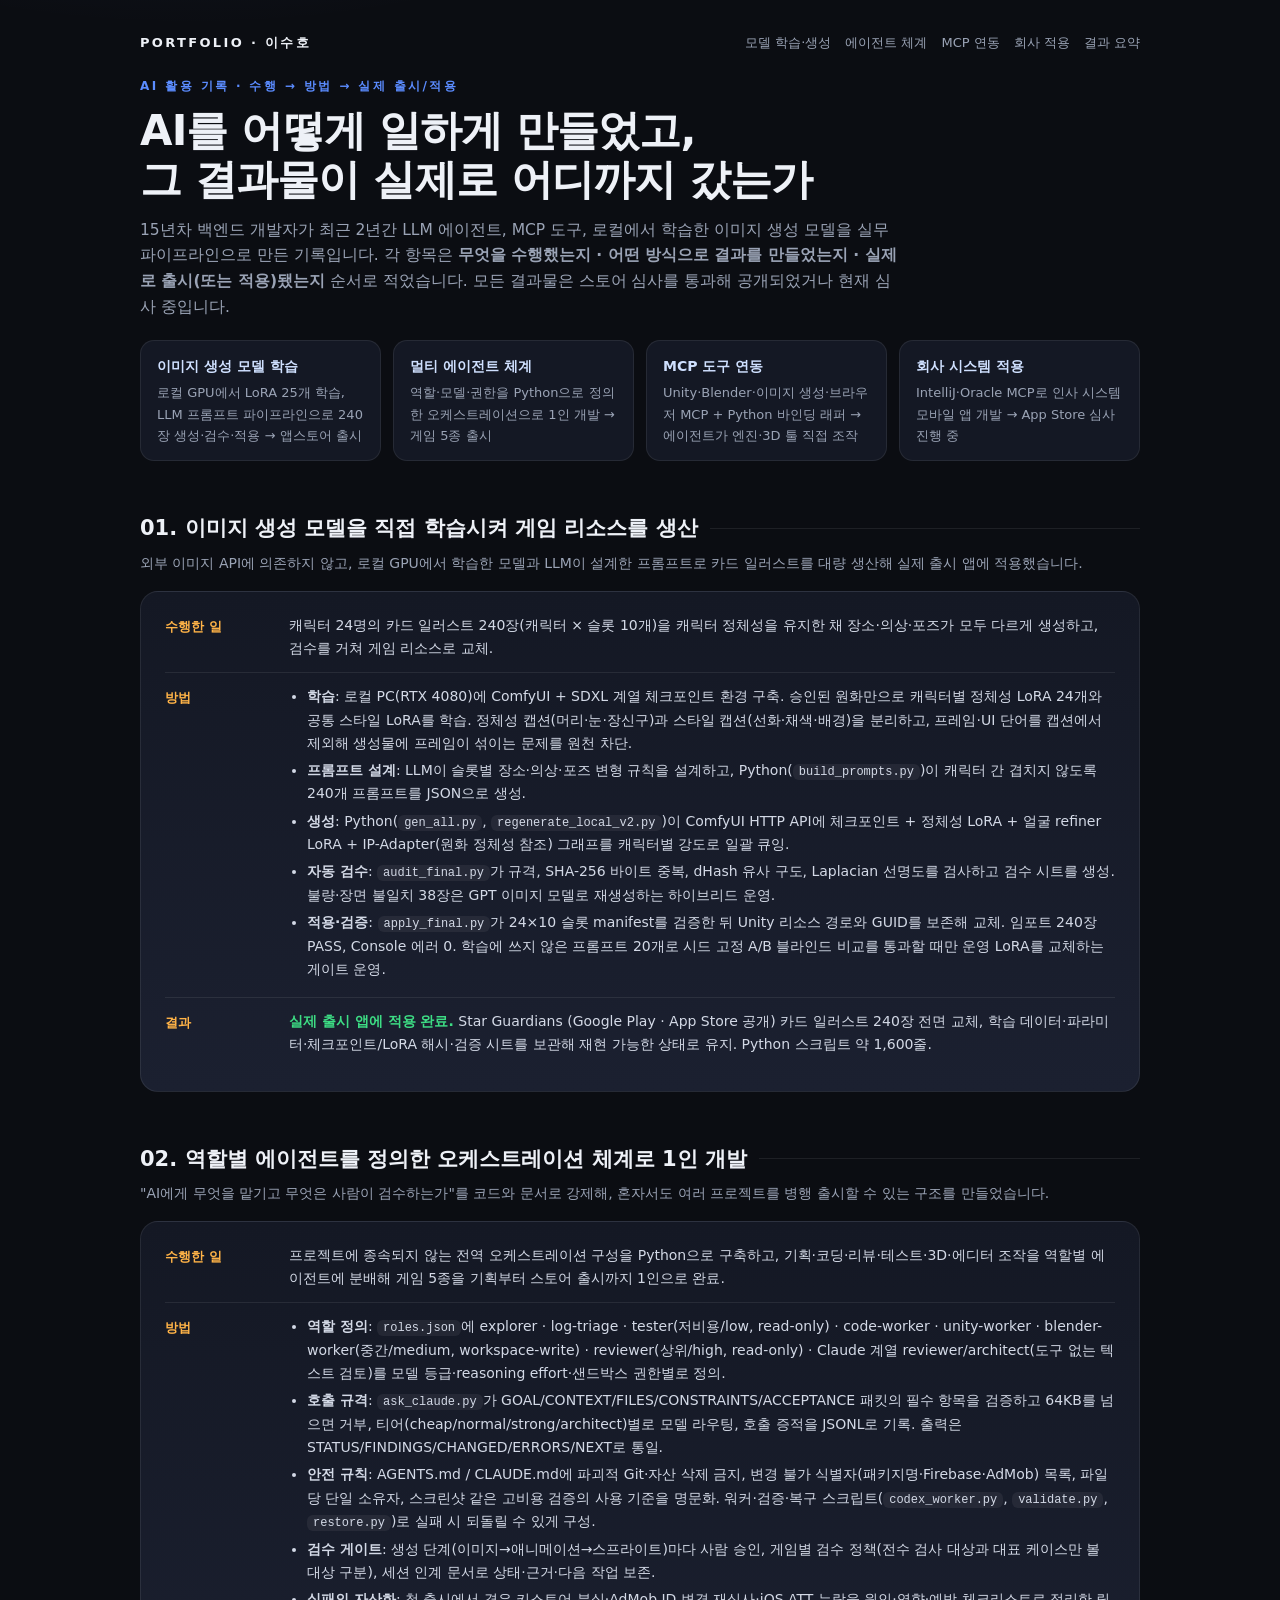
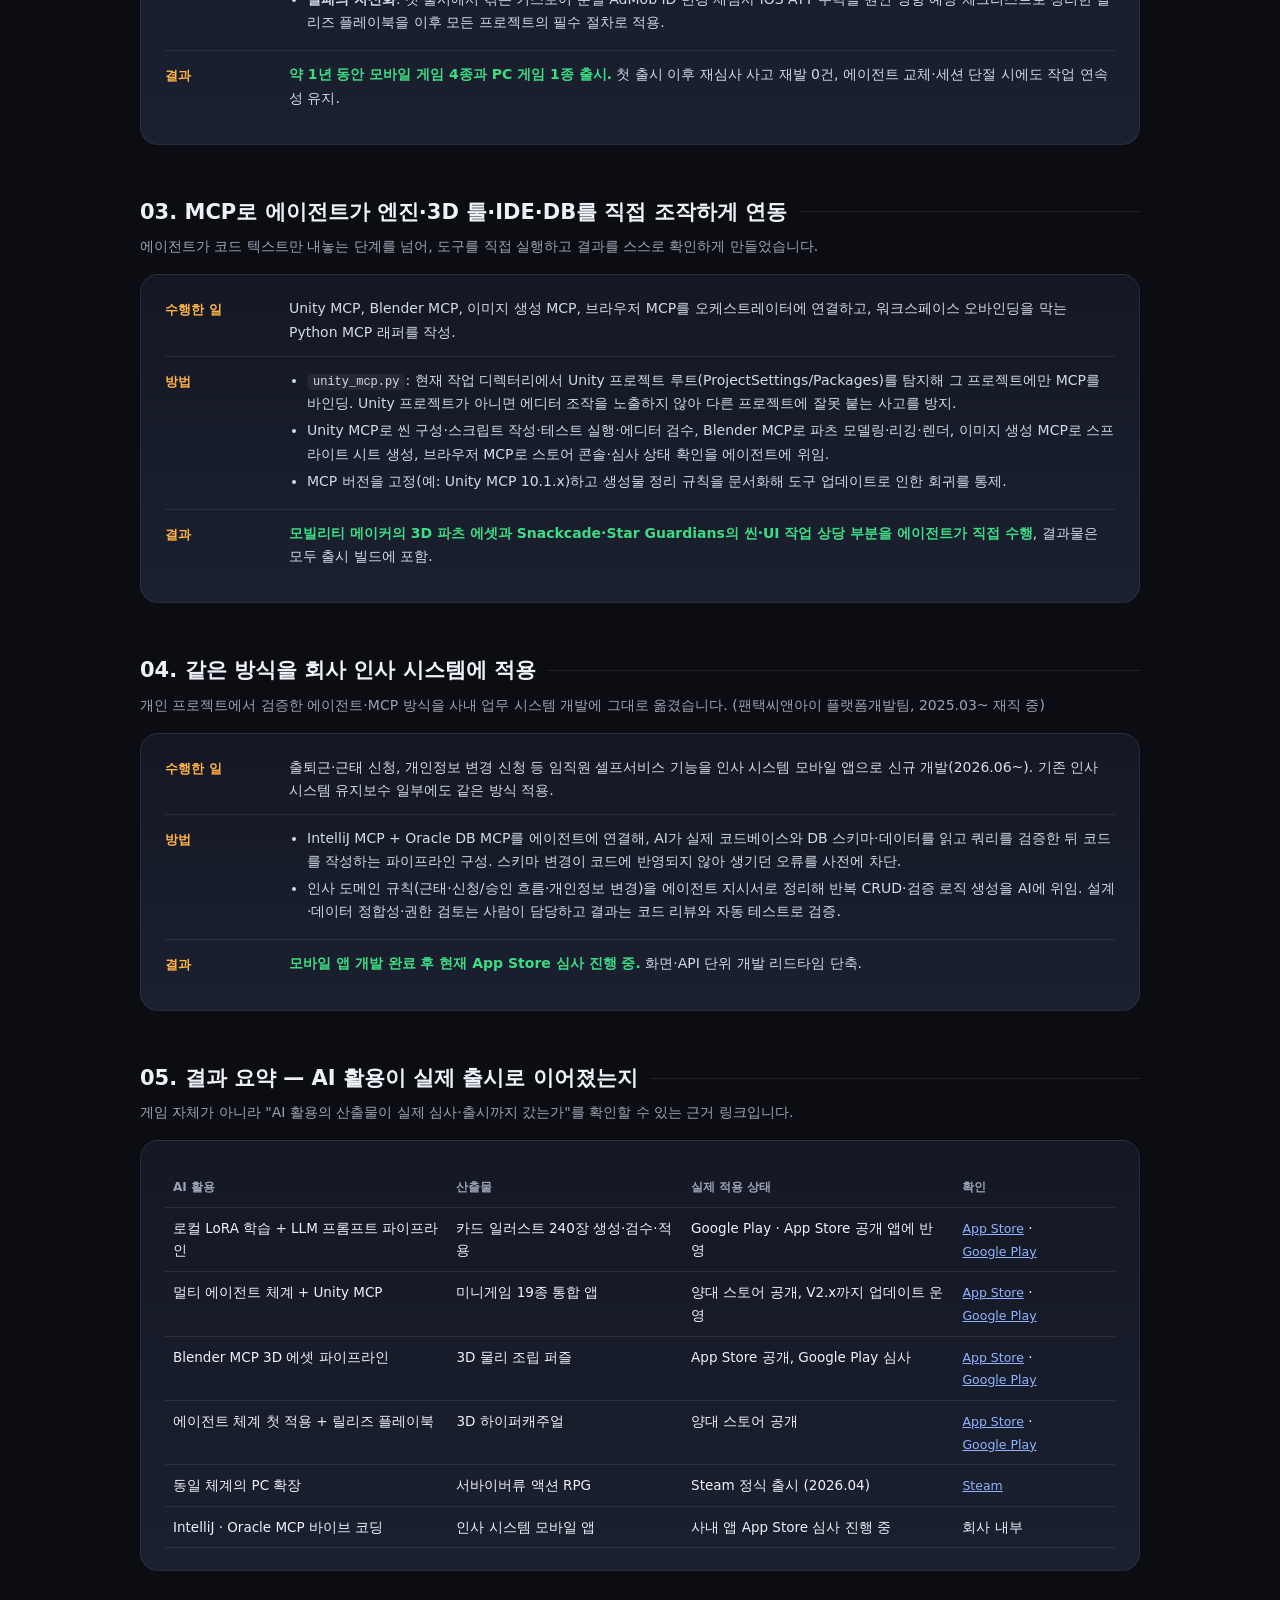
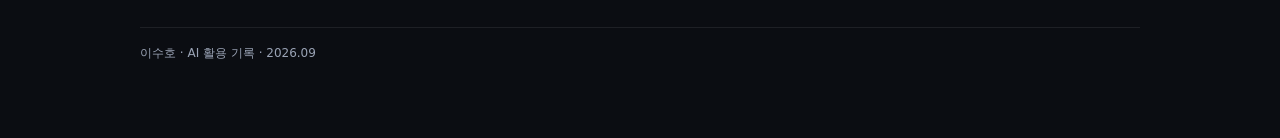
<file: portfolio/index.html>
<!DOCTYPE html>
<html lang="ko">
<head>
  <meta charset="UTF-8">
  <meta name="viewport" content="width=device-width, initial-scale=1.0">
  <meta name="description" content="이수호 포트폴리오 — AI 에이전트·MCP·생성 모델을 어떻게 활용했고, 어떤 결과물을 실제 출시·적용까지 끌고 갔는지 기록.">
  <meta property="og:title" content="Portfolio | 이수호 — AI 활용 기록">
  <meta property="og:type" content="website">
  <title>Portfolio | 이수호 — AI 활용 기록</title>
  <style>
    :root{--bg:#0b0d12;--panel:#141824;--panel2:#1b2030;--text:#eef1f7;--muted:#9aa3b5;--line:rgba(255,255,255,.08);--accent:#5b8cff;--accent2:#ffb347;--ok:#3ddc84}
    *{box-sizing:border-box}
    body{margin:0;background:radial-gradient(1100px 600px at 15% -10%,rgba(91,140,255,.16),transparent 60%),var(--bg);color:var(--text);font-family:"Pretendard","Apple SD Gothic Neo","Noto Sans KR","Malgun Gothic",system-ui,sans-serif;line-height:1.65;-webkit-font-smoothing:antialiased}
    a{color:#8fb4ff}
    .shell{max-width:1040px;margin:0 auto;padding:24px 20px 80px}
    .nav{display:flex;justify-content:space-between;align-items:center;padding:8px 0 24px;font-size:13px}
    .brand{font-weight:900;letter-spacing:.18em}
    .nav a{color:var(--muted);text-decoration:none;margin-left:14px}
    .eyebrow{color:var(--accent);font-size:12px;letter-spacing:.2em;font-weight:700;margin:0 0 10px}
    h1{font-size:clamp(26px,4.2vw,42px);line-height:1.15;margin:0 0 14px;letter-spacing:-.02em}
    .lead{color:var(--muted);max-width:760px;margin:0 0 20px;font-size:15.5px}
    .summary{display:grid;grid-template-columns:repeat(4,1fr);gap:12px;margin:8px 0 10px}
    .sum{background:var(--panel);border:1px solid var(--line);border-radius:14px;padding:14px 16px;font-size:13px}
    .sum b{display:block;font-size:14px;color:#cfe0ff;margin-bottom:4px}
    .sum span{color:var(--muted)}
    h2{font-size:21px;margin:50px 0 6px;display:flex;align-items:center;gap:12px}
    h2::after{content:"";flex:1;height:1px;background:var(--line)}
    .sub{color:var(--muted);font-size:14px;margin:0 0 16px}
    .card{background:linear-gradient(180deg,var(--panel),var(--panel2));border:1px solid var(--line);border-radius:18px;padding:22px 24px;margin-bottom:16px}
    .row{display:grid;grid-template-columns:110px 1fr;gap:14px;padding:12px 0;border-top:1px solid var(--line)}
    .row:first-child{border-top:0;padding-top:0}
    .row .k{color:var(--accent2);font-weight:700;font-size:13px;padding-top:2px}
    .row .v{font-size:14px;color:#d3d9e6}
    .row .v ul{margin:0;padding-left:18px}
    .row .v li{margin-bottom:4px}
    .result{color:var(--ok);font-weight:700}
    code{font-family:ui-monospace,SFMono-Regular,Menlo,monospace;font-size:12px;background:rgba(255,255,255,.06);padding:1px 6px;border-radius:6px}
    table{width:100%;border-collapse:collapse;font-size:13.5px;margin-top:6px}
    th,td{border-bottom:1px solid var(--line);padding:9px 8px;text-align:left;vertical-align:top}
    th{color:var(--muted);font-weight:600;font-size:12px}
    td a{font-size:12.5px;white-space:nowrap}
    .foot{margin-top:56px;color:var(--muted);font-size:12px;border-top:1px solid var(--line);padding-top:16px}
    @media (max-width:820px){.summary{grid-template-columns:1fr 1fr}.row{grid-template-columns:1fr}}
  </style>
</head>
<body>
<main class="shell">
  <nav class="nav"><span class="brand">PORTFOLIO · 이수호</span><div><a href="#a1">모델 학습·생성</a><a href="#a2">에이전트 체계</a><a href="#a3">MCP 연동</a><a href="#a4">회사 적용</a><a href="#a5">결과 요약</a></div></nav>

  <header>
    <p class="eyebrow">AI 활용 기록 · 수행 → 방법 → 실제 출시/적용</p>
    <h1>AI를 어떻게 일하게 만들었고,<br>그 결과물이 실제로 어디까지 갔는가</h1>
    <p class="lead">15년차 백엔드 개발자가 최근 2년간 LLM 에이전트, MCP 도구, 로컬에서 학습한 이미지 생성 모델을 실무 파이프라인으로 만든 기록입니다. 각 항목은 <b>무엇을 수행했는지 · 어떤 방식으로 결과를 만들었는지 · 실제로 출시(또는 적용)됐는지</b> 순서로 적었습니다. 모든 결과물은 스토어 심사를 통과해 공개되었거나 현재 심사 중입니다.</p>
    <div class="summary">
      <div class="sum"><b>이미지 생성 모델 학습</b><span>로컬 GPU에서 LoRA 25개 학습, LLM 프롬프트 파이프라인으로 240장 생성·검수·적용 → 앱스토어 출시</span></div>
      <div class="sum"><b>멀티 에이전트 체계</b><span>역할·모델·권한을 Python으로 정의한 오케스트레이션으로 1인 개발 → 게임 5종 출시</span></div>
      <div class="sum"><b>MCP 도구 연동</b><span>Unity·Blender·이미지 생성·브라우저 MCP + Python 바인딩 래퍼 → 에이전트가 엔진·3D 툴 직접 조작</span></div>
      <div class="sum"><b>회사 시스템 적용</b><span>IntelliJ·Oracle MCP로 인사 시스템 모바일 앱 개발 → App Store 심사 진행 중</span></div>
    </div>
  </header>

  <h2 id="a1">01. 이미지 생성 모델을 직접 학습시켜 게임 리소스를 생산</h2>
  <p class="sub">외부 이미지 API에 의존하지 않고, 로컬 GPU에서 학습한 모델과 LLM이 설계한 프롬프트로 카드 일러스트를 대량 생산해 실제 출시 앱에 적용했습니다.</p>
  <div class="card">
    <div class="row"><div class="k">수행한 일</div><div class="v">캐릭터 24명의 카드 일러스트 240장(캐릭터 × 슬롯 10개)을 캐릭터 정체성을 유지한 채 장소·의상·포즈가 모두 다르게 생성하고, 검수를 거쳐 게임 리소스로 교체.</div></div>
    <div class="row"><div class="k">방법</div><div class="v"><ul>
      <li><b>학습</b>: 로컬 PC(RTX 4080)에 ComfyUI + SDXL 계열 체크포인트 환경 구축. 승인된 원화만으로 캐릭터별 정체성 LoRA 24개와 공통 스타일 LoRA를 학습. 정체성 캡션(머리·눈·장신구)과 스타일 캡션(선화·채색·배경)을 분리하고, 프레임·UI 단어를 캡션에서 제외해 생성물에 프레임이 섞이는 문제를 원천 차단.</li>
      <li><b>프롬프트 설계</b>: LLM이 슬롯별 장소·의상·포즈 변형 규칙을 설계하고, Python(<code>build_prompts.py</code>)이 캐릭터 간 겹치지 않도록 240개 프롬프트를 JSON으로 생성.</li>
      <li><b>생성</b>: Python(<code>gen_all.py</code>, <code>regenerate_local_v2.py</code>)이 ComfyUI HTTP API에 체크포인트 + 정체성 LoRA + 얼굴 refiner LoRA + IP-Adapter(원화 정체성 참조) 그래프를 캐릭터별 강도로 일괄 큐잉.</li>
      <li><b>자동 검수</b>: <code>audit_final.py</code>가 규격, SHA-256 바이트 중복, dHash 유사 구도, Laplacian 선명도를 검사하고 검수 시트를 생성. 불량·장면 불일치 38장은 GPT 이미지 모델로 재생성하는 하이브리드 운영.</li>
      <li><b>적용·검증</b>: <code>apply_final.py</code>가 24×10 슬롯 manifest를 검증한 뒤 Unity 리소스 경로와 GUID를 보존해 교체. 임포트 240장 PASS, Console 에러 0. 학습에 쓰지 않은 프롬프트 20개로 시드 고정 A/B 블라인드 비교를 통과할 때만 운영 LoRA를 교체하는 게이트 운영.</li>
    </ul></div></div>
    <div class="row"><div class="k">결과</div><div class="v"><span class="result">실제 출시 앱에 적용 완료.</span> Star Guardians (Google Play · App Store 공개) 카드 일러스트 240장 전면 교체, 학습 데이터·파라미터·체크포인트/LoRA 해시·검증 시트를 보관해 재현 가능한 상태로 유지. Python 스크립트 약 1,600줄.</div></div>
  </div>

  <h2 id="a2">02. 역할별 에이전트를 정의한 오케스트레이션 체계로 1인 개발</h2>
  <p class="sub">"AI에게 무엇을 맡기고 무엇은 사람이 검수하는가"를 코드와 문서로 강제해, 혼자서도 여러 프로젝트를 병행 출시할 수 있는 구조를 만들었습니다.</p>
  <div class="card">
    <div class="row"><div class="k">수행한 일</div><div class="v">프로젝트에 종속되지 않는 전역 오케스트레이션 구성을 Python으로 구축하고, 기획·코딩·리뷰·테스트·3D·에디터 조작을 역할별 에이전트에 분배해 게임 5종을 기획부터 스토어 출시까지 1인으로 완료.</div></div>
    <div class="row"><div class="k">방법</div><div class="v"><ul>
      <li><b>역할 정의</b>: <code>roles.json</code>에 explorer · log-triage · tester(저비용/low, read-only) · code-worker · unity-worker · blender-worker(중간/medium, workspace-write) · reviewer(상위/high, read-only) · Claude 계열 reviewer/architect(도구 없는 텍스트 검토)를 모델 등급·reasoning effort·샌드박스 권한별로 정의.</li>
      <li><b>호출 규격</b>: <code>ask_claude.py</code>가 GOAL/CONTEXT/FILES/CONSTRAINTS/ACCEPTANCE 패킷의 필수 항목을 검증하고 64KB를 넘으면 거부, 티어(cheap/normal/strong/architect)별로 모델 라우팅, 호출 증적을 JSONL로 기록. 출력은 STATUS/FINDINGS/CHANGED/ERRORS/NEXT로 통일.</li>
      <li><b>안전 규칙</b>: AGENTS.md / CLAUDE.md에 파괴적 Git·자산 삭제 금지, 변경 불가 식별자(패키지명·Firebase·AdMob) 목록, 파일당 단일 소유자, 스크린샷 같은 고비용 검증의 사용 기준을 명문화. 워커·검증·복구 스크립트(<code>codex_worker.py</code>, <code>validate.py</code>, <code>restore.py</code>)로 실패 시 되돌릴 수 있게 구성.</li>
      <li><b>검수 게이트</b>: 생성 단계(이미지→애니메이션→스프라이트)마다 사람 승인, 게임별 검수 정책(전수 검사 대상과 대표 케이스만 볼 대상 구분), 세션 인계 문서로 상태·근거·다음 작업 보존.</li>
      <li><b>실패의 자산화</b>: 첫 출시에서 겪은 키스토어 분실·AdMob ID 변경 재심사·iOS ATT 누락을 원인·영향·예방 체크리스트로 정리한 릴리즈 플레이북을 이후 모든 프로젝트의 필수 절차로 적용.</li>
    </ul></div></div>
    <div class="row"><div class="k">결과</div><div class="v"><span class="result">약 1년 동안 모바일 게임 4종과 PC 게임 1종 출시.</span> 첫 출시 이후 재심사 사고 재발 0건, 에이전트 교체·세션 단절 시에도 작업 연속성 유지.</div></div>
  </div>

  <h2 id="a3">03. MCP로 에이전트가 엔진·3D 툴·IDE·DB를 직접 조작하게 연동</h2>
  <p class="sub">에이전트가 코드 텍스트만 내놓는 단계를 넘어, 도구를 직접 실행하고 결과를 스스로 확인하게 만들었습니다.</p>
  <div class="card">
    <div class="row"><div class="k">수행한 일</div><div class="v">Unity MCP, Blender MCP, 이미지 생성 MCP, 브라우저 MCP를 오케스트레이터에 연결하고, 워크스페이스 오바인딩을 막는 Python MCP 래퍼를 작성.</div></div>
    <div class="row"><div class="k">방법</div><div class="v"><ul>
      <li><code>unity_mcp.py</code>: 현재 작업 디렉터리에서 Unity 프로젝트 루트(ProjectSettings/Packages)를 탐지해 그 프로젝트에만 MCP를 바인딩. Unity 프로젝트가 아니면 에디터 조작을 노출하지 않아 다른 프로젝트에 잘못 붙는 사고를 방지.</li>
      <li>Unity MCP로 씬 구성·스크립트 작성·테스트 실행·에디터 검수, Blender MCP로 파츠 모델링·리깅·렌더, 이미지 생성 MCP로 스프라이트 시트 생성, 브라우저 MCP로 스토어 콘솔·심사 상태 확인을 에이전트에 위임.</li>
      <li>MCP 버전을 고정(예: Unity MCP 10.1.x)하고 생성물 정리 규칙을 문서화해 도구 업데이트로 인한 회귀를 통제.</li>
    </ul></div></div>
    <div class="row"><div class="k">결과</div><div class="v"><span class="result">모빌리티 메이커의 3D 파츠 에셋과 Snackcade·Star Guardians의 씬·UI 작업 상당 부분을 에이전트가 직접 수행</span>, 결과물은 모두 출시 빌드에 포함.</div></div>
  </div>

  <h2 id="a4">04. 같은 방식을 회사 인사 시스템에 적용</h2>
  <p class="sub">개인 프로젝트에서 검증한 에이전트·MCP 방식을 사내 업무 시스템 개발에 그대로 옮겼습니다. (팬택씨앤아이 플랫폼개발팀, 2025.03~ 재직 중)</p>
  <div class="card">
    <div class="row"><div class="k">수행한 일</div><div class="v">출퇴근·근태 신청, 개인정보 변경 신청 등 임직원 셀프서비스 기능을 인사 시스템 모바일 앱으로 신규 개발(2026.06~). 기존 인사 시스템 유지보수 일부에도 같은 방식 적용.</div></div>
    <div class="row"><div class="k">방법</div><div class="v"><ul>
      <li>IntelliJ MCP + Oracle DB MCP를 에이전트에 연결해, AI가 실제 코드베이스와 DB 스키마·데이터를 읽고 쿼리를 검증한 뒤 코드를 작성하는 파이프라인 구성. 스키마 변경이 코드에 반영되지 않아 생기던 오류를 사전에 차단.</li>
      <li>인사 도메인 규칙(근태·신청/승인 흐름·개인정보 변경)을 에이전트 지시서로 정리해 반복 CRUD·검증 로직 생성을 AI에 위임. 설계·데이터 정합성·권한 검토는 사람이 담당하고 결과는 코드 리뷰와 자동 테스트로 검증.</li>
    </ul></div></div>
    <div class="row"><div class="k">결과</div><div class="v"><span class="result">모바일 앱 개발 완료 후 현재 App Store 심사 진행 중.</span> 화면·API 단위 개발 리드타임 단축.</div></div>
  </div>

  <h2 id="a5">05. 결과 요약 — AI 활용이 실제 출시로 이어졌는지</h2>
  <p class="sub">게임 자체가 아니라 "AI 활용의 산출물이 실제 심사·출시까지 갔는가"를 확인할 수 있는 근거 링크입니다.</p>
  <div class="card">
    <table>
      <tr><th>AI 활용</th><th>산출물</th><th>실제 적용 상태</th><th>확인</th></tr>
      <tr><td>로컬 LoRA 학습 + LLM 프롬프트 파이프라인</td><td>카드 일러스트 240장 생성·검수·적용</td><td>Google Play · App Store 공개 앱에 반영</td><td><a href="https://apps.apple.com/app/id6787991405" target="_blank" rel="noopener">App Store</a> · <a href="https://play.google.com/store/apps/details?id=com.dodosoft.starguardians" target="_blank" rel="noopener">Google Play</a></td></tr>
      <tr><td>멀티 에이전트 체계 + Unity MCP</td><td>미니게임 19종 통합 앱</td><td>양대 스토어 공개, V2.x까지 업데이트 운영</td><td><a href="https://apps.apple.com/app/id6767800596" target="_blank" rel="noopener">App Store</a> · <a href="https://play.google.com/store/apps/details?id=com.dodosoft.arcade" target="_blank" rel="noopener">Google Play</a></td></tr>
      <tr><td>Blender MCP 3D 에셋 파이프라인</td><td>3D 물리 조립 퍼즐</td><td>App Store 공개, Google Play 심사</td><td><a href="https://apps.apple.com/kr/app/id6810306815" target="_blank" rel="noopener">App Store</a> · <a href="https://play.google.com/store/apps/details?id=com.dodosoft.mobility" target="_blank" rel="noopener">Google Play</a></td></tr>
      <tr><td>에이전트 체계 첫 적용 + 릴리즈 플레이북</td><td>3D 하이퍼캐주얼</td><td>양대 스토어 공개</td><td><a href="https://apps.apple.com/app/id6762610061" target="_blank" rel="noopener">App Store</a> · <a href="https://play.google.com/store/apps/details?id=com.dodosoft.neondroparcade" target="_blank" rel="noopener">Google Play</a></td></tr>
      <tr><td>동일 체계의 PC 확장</td><td>서바이버류 액션 RPG</td><td>Steam 정식 출시 (2026.04)</td><td><a href="https://store.steampowered.com/app/4545400/Infinite_Night/" target="_blank" rel="noopener">Steam</a></td></tr>
      <tr><td>IntelliJ · Oracle MCP 바이브 코딩</td><td>인사 시스템 모바일 앱</td><td>사내 앱 App Store 심사 진행 중</td><td>회사 내부</td></tr>
    </table>
  </div>

  <footer class="foot">이수호 · AI 활용 기록 · 2026.09</footer>
</main>
</body>
</html>
</file>
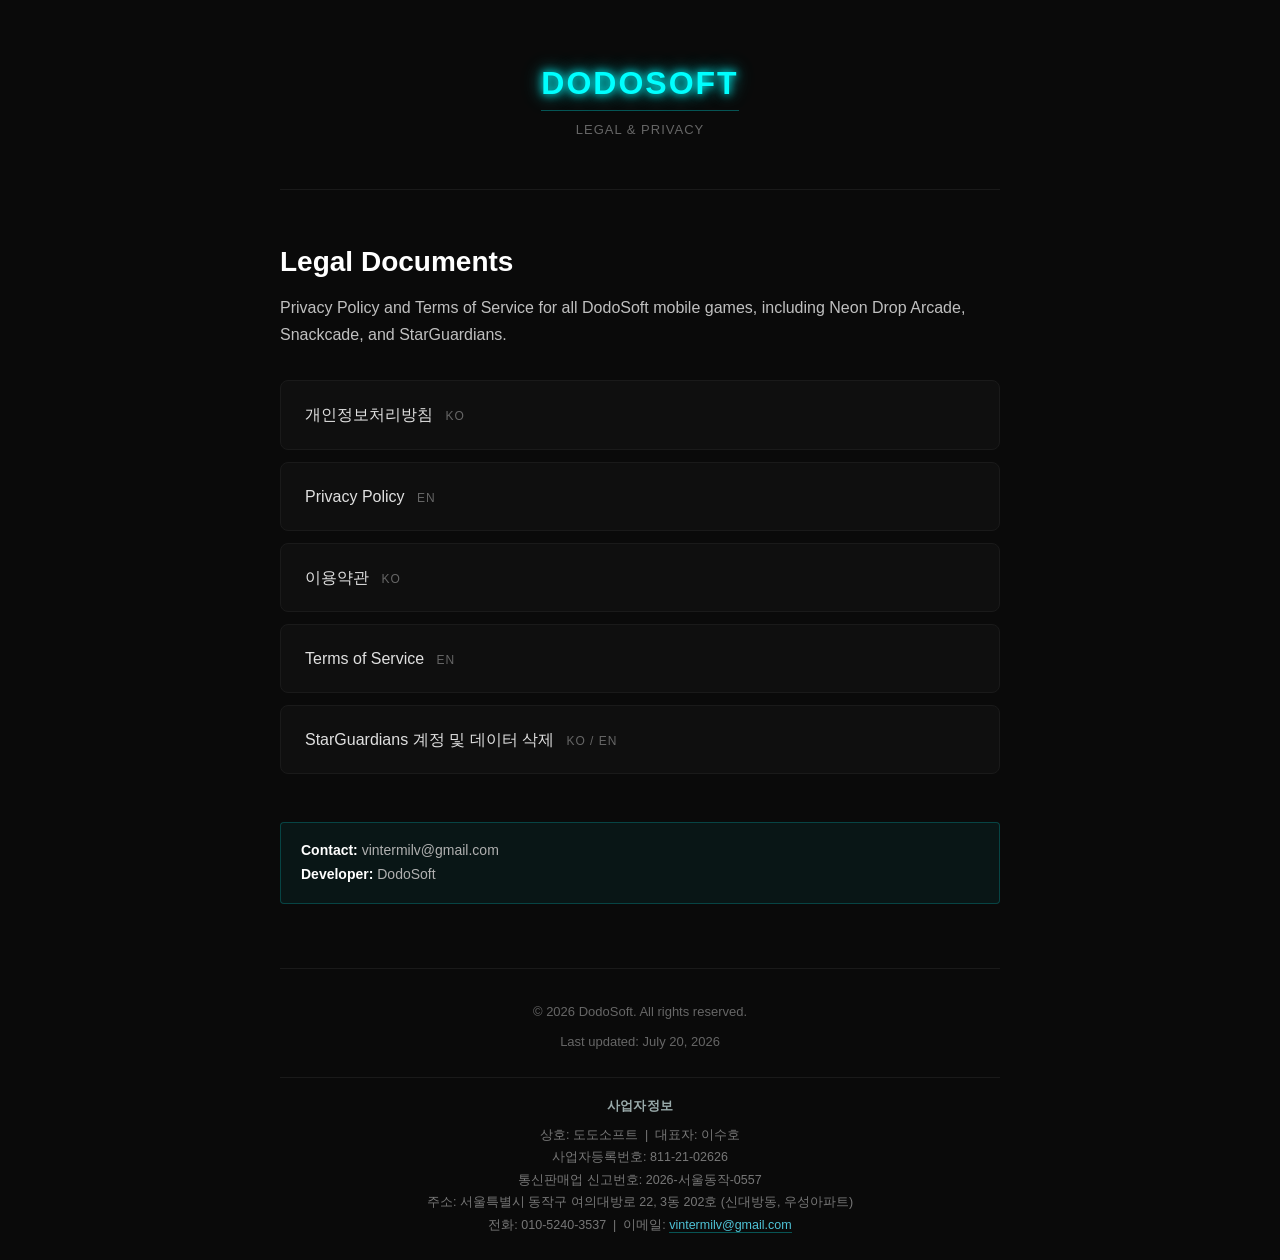
<file: privacy-policy/index.html>
<!DOCTYPE html>
<html lang="en">
<head>
<meta charset="UTF-8">
<meta name="viewport" content="width=device-width, initial-scale=1.0">
<title>DodoSoft - Legal &amp; Privacy</title>
<link rel="stylesheet" href="assets/style.css">
</head>
<body>
<div class="container">
<header class="site-header">
  <a href="./" class="logo">DODOSOFT</a>
  <div class="tagline">Legal &amp; Privacy</div>
</header>
<h1>Legal Documents</h1>
<p>Privacy Policy and Terms of Service for all DodoSoft mobile games, including Neon Drop Arcade, Snackcade, and StarGuardians.</p>
<ul class="doc-list">
  <li><a href="privacy-ko.html">개인정보처리방침 <span class="doc-lang">KO</span></a></li>
  <li><a href="privacy-en.html">Privacy Policy <span class="doc-lang">EN</span></a></li>
  <li><a href="terms-ko.html">이용약관 <span class="doc-lang">KO</span></a></li>
  <li><a href="terms-en.html">Terms of Service <span class="doc-lang">EN</span></a></li>
  <li><a href="delete-account.html">StarGuardians 계정 및 데이터 삭제 <span class="doc-lang">KO / EN</span></a></li>
</ul>
<div class="info-box" style="margin-top: 48px;">
  <strong>Contact:</strong> vintermilv@gmail.com<br>
  <strong>Developer:</strong> DodoSoft
</div>
<footer class="site-footer">
  <p>&copy; 2026 DodoSoft. All rights reserved.</p>
  <p>Last updated: July 20, 2026</p>
  <div class="biz-info">
    <strong>사업자정보</strong>
    상호: 도도소프트 &nbsp;|&nbsp; 대표자: 이수호<br>
    사업자등록번호: 811-21-02626<br>
    통신판매업 신고번호: 2026-서울동작-0557<br>
    주소: 서울특별시 동작구 여의대방로 22, 3동 202호 (신대방동, 우성아파트)<br>
    전화: 010-5240-3537 &nbsp;|&nbsp; 이메일: <a href="mailto:vintermilv@gmail.com">vintermilv@gmail.com</a>
  </div>
</footer>
</div>
</body>
</html>
</file>
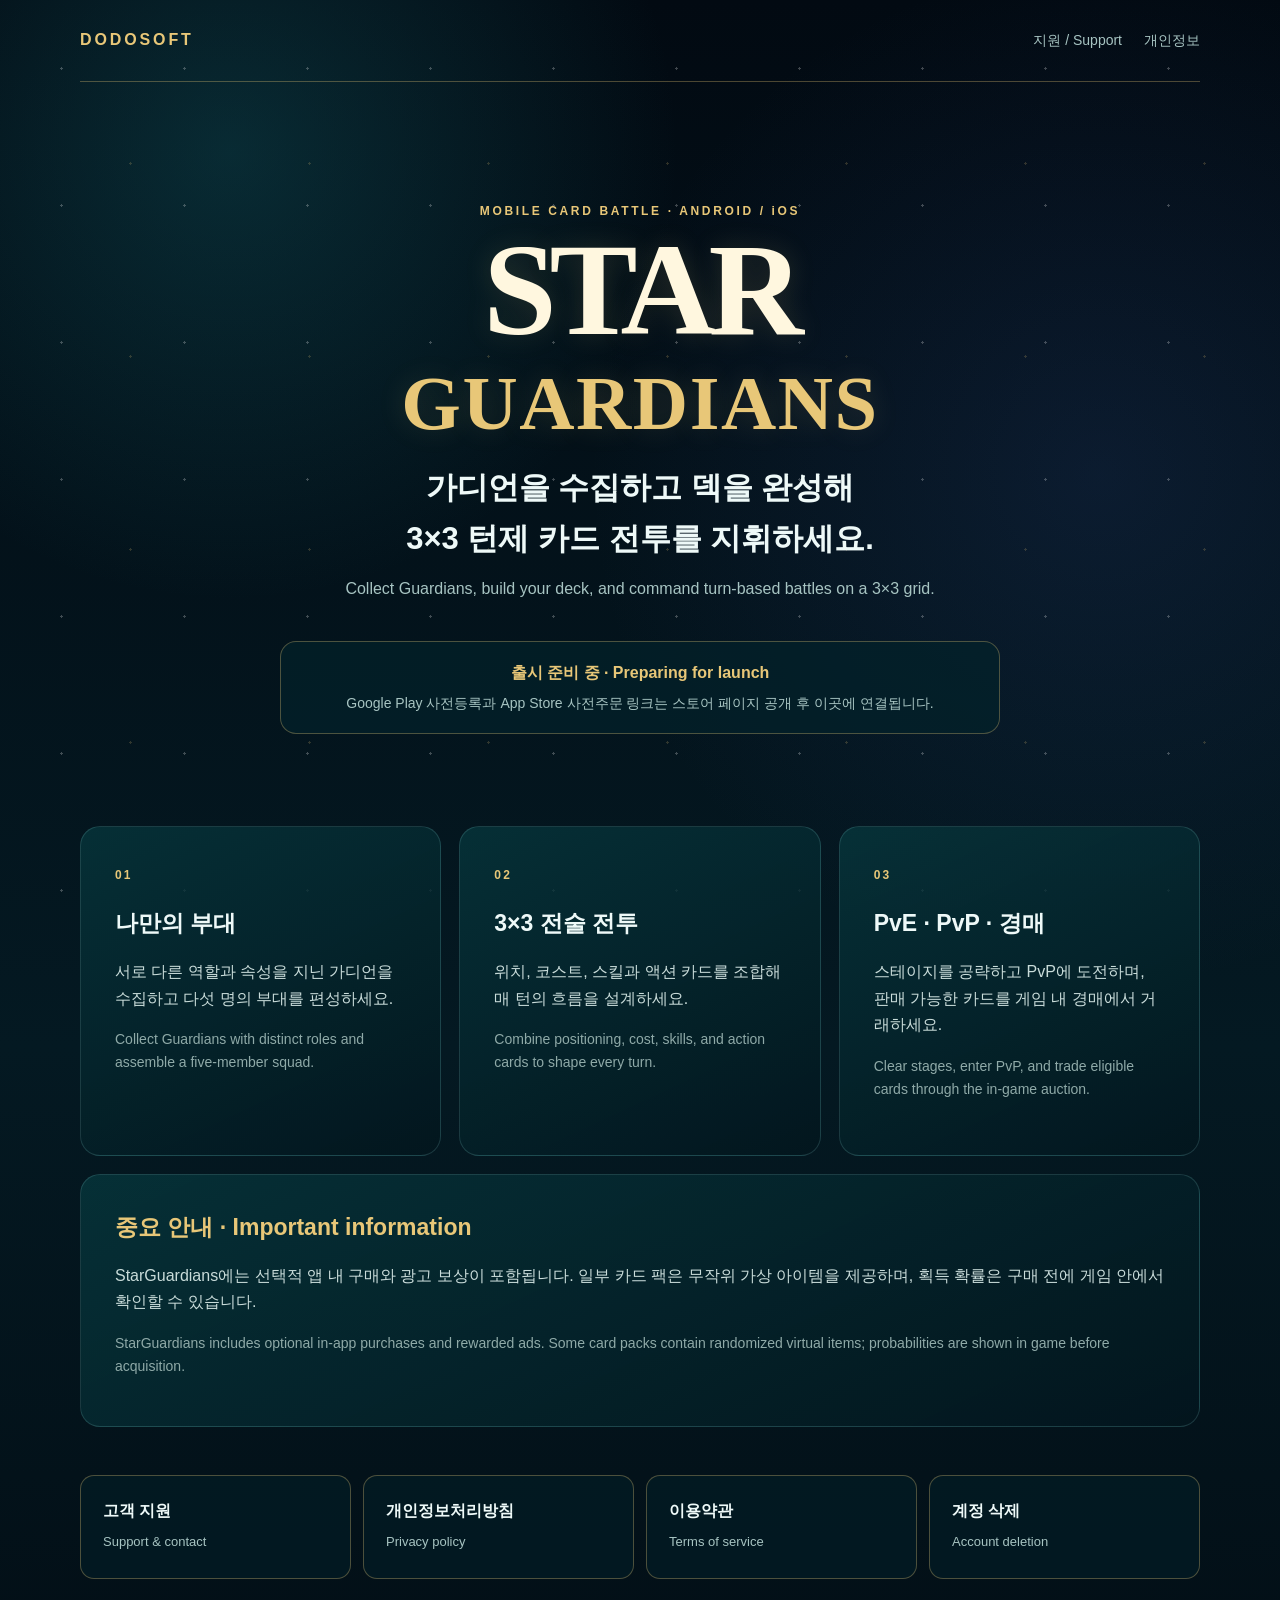
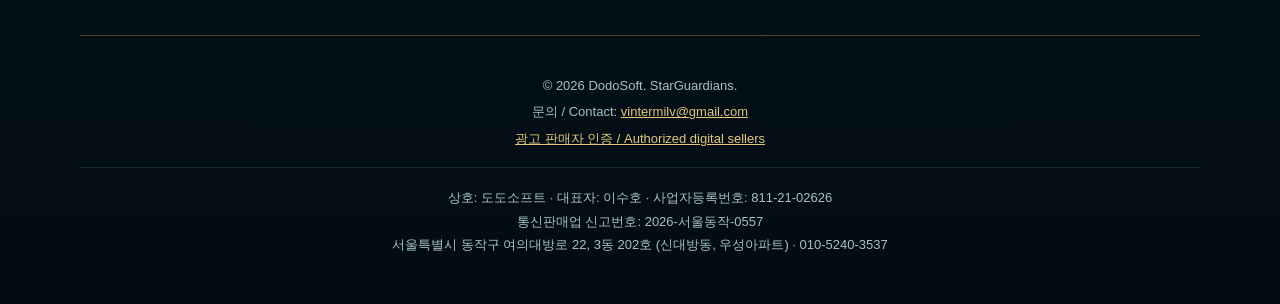
<file: starguardians/index.html>
<!DOCTYPE html>
<html lang="ko">
<head>
  <meta charset="UTF-8">
  <meta name="viewport" content="width=device-width, initial-scale=1.0">
  <meta name="description" content="StarGuardians 공식 사이트. 가디언을 수집하고 덱을 구성해 3×3 턴제 카드 전투를 즐기세요.">
  <meta property="og:title" content="StarGuardians | DodoSoft">
  <meta property="og:description" content="Collect Guardians, build your deck, and command turn-based battles on a 3×3 grid.">
  <meta property="og:type" content="website">
  <meta property="og:url" content="https://dodosoft.github.io/starguardians/">
  <link rel="canonical" href="https://dodosoft.github.io/starguardians/">
  <link rel="stylesheet" href="assets/style.css">
  <title>StarGuardians | DodoSoft</title>
</head>
<body>
  <main class="page-shell">
    <nav class="top-nav" aria-label="주요 링크">
      <a class="brand" href="../">DODOSOFT</a>
      <div class="nav-links">
        <a href="support.html">지원 / Support</a>
        <a href="../privacy-policy/privacy-ko.html">개인정보</a>
      </div>
    </nav>

    <header class="hero">
      <p class="eyebrow">MOBILE CARD BATTLE · ANDROID / iOS</p>
      <h1>STAR<br><span>GUARDIANS</span></h1>
      <p class="lead">가디언을 수집하고 덱을 완성해<br>3×3 턴제 카드 전투를 지휘하세요.</p>
      <p class="lead en">Collect Guardians, build your deck, and command turn-based battles on a 3×3 grid.</p>
      <div class="status-card" aria-label="출시 상태">
        <strong>출시 준비 중 · Preparing for launch</strong>
        <span>Google Play 사전등록과 App Store 사전주문 링크는 스토어 페이지 공개 후 이곳에 연결됩니다.</span>
      </div>
    </header>

    <section class="feature-grid" aria-label="게임 특징">
      <article>
        <span class="feature-number">01</span>
        <h2>나만의 부대</h2>
        <p>서로 다른 역할과 속성을 지닌 가디언을 수집하고 다섯 명의 부대를 편성하세요.</p>
        <p class="en">Collect Guardians with distinct roles and assemble a five-member squad.</p>
      </article>
      <article>
        <span class="feature-number">02</span>
        <h2>3×3 전술 전투</h2>
        <p>위치, 코스트, 스킬과 액션 카드를 조합해 매 턴의 흐름을 설계하세요.</p>
        <p class="en">Combine positioning, cost, skills, and action cards to shape every turn.</p>
      </article>
      <article>
        <span class="feature-number">03</span>
        <h2>PvE · PvP · 경매</h2>
        <p>스테이지를 공략하고 PvP에 도전하며, 판매 가능한 카드를 게임 내 경매에서 거래하세요.</p>
        <p class="en">Clear stages, enter PvP, and trade eligible cards through the in-game auction.</p>
      </article>
    </section>

    <section class="notice">
      <h2>중요 안내 · Important information</h2>
      <p>StarGuardians에는 선택적 앱 내 구매와 광고 보상이 포함됩니다. 일부 카드 팩은 무작위 가상 아이템을 제공하며, 획득 확률은 구매 전에 게임 안에서 확인할 수 있습니다.</p>
      <p class="en">StarGuardians includes optional in-app purchases and rewarded ads. Some card packs contain randomized virtual items; probabilities are shown in game before acquisition.</p>
    </section>

    <section class="link-panel" aria-label="지원 및 정책">
      <a href="support.html"><strong>고객 지원</strong><span>Support &amp; contact</span></a>
      <a href="../privacy-policy/privacy-ko.html"><strong>개인정보처리방침</strong><span>Privacy policy</span></a>
      <a href="../privacy-policy/terms-ko.html"><strong>이용약관</strong><span>Terms of service</span></a>
      <a href="../privacy-policy/delete-account.html"><strong>계정 삭제</strong><span>Account deletion</span></a>
    </section>

    <footer>
      <p>© 2026 DodoSoft. StarGuardians.</p>
      <p>문의 / Contact: <a href="mailto:vintermilv@gmail.com">vintermilv@gmail.com</a></p>
      <p><a href="../app-ads.txt">광고 판매자 인증 / Authorized digital sellers</a></p>
      <div class="business">
        상호: 도도소프트 · 대표자: 이수호 · 사업자등록번호: 811-21-02626<br>
        통신판매업 신고번호: 2026-서울동작-0557<br>
        서울특별시 동작구 여의대방로 22, 3동 202호 (신대방동, 우성아파트) · 010-5240-3537
      </div>
    </footer>
  </main>
</body>
</html>
</file>
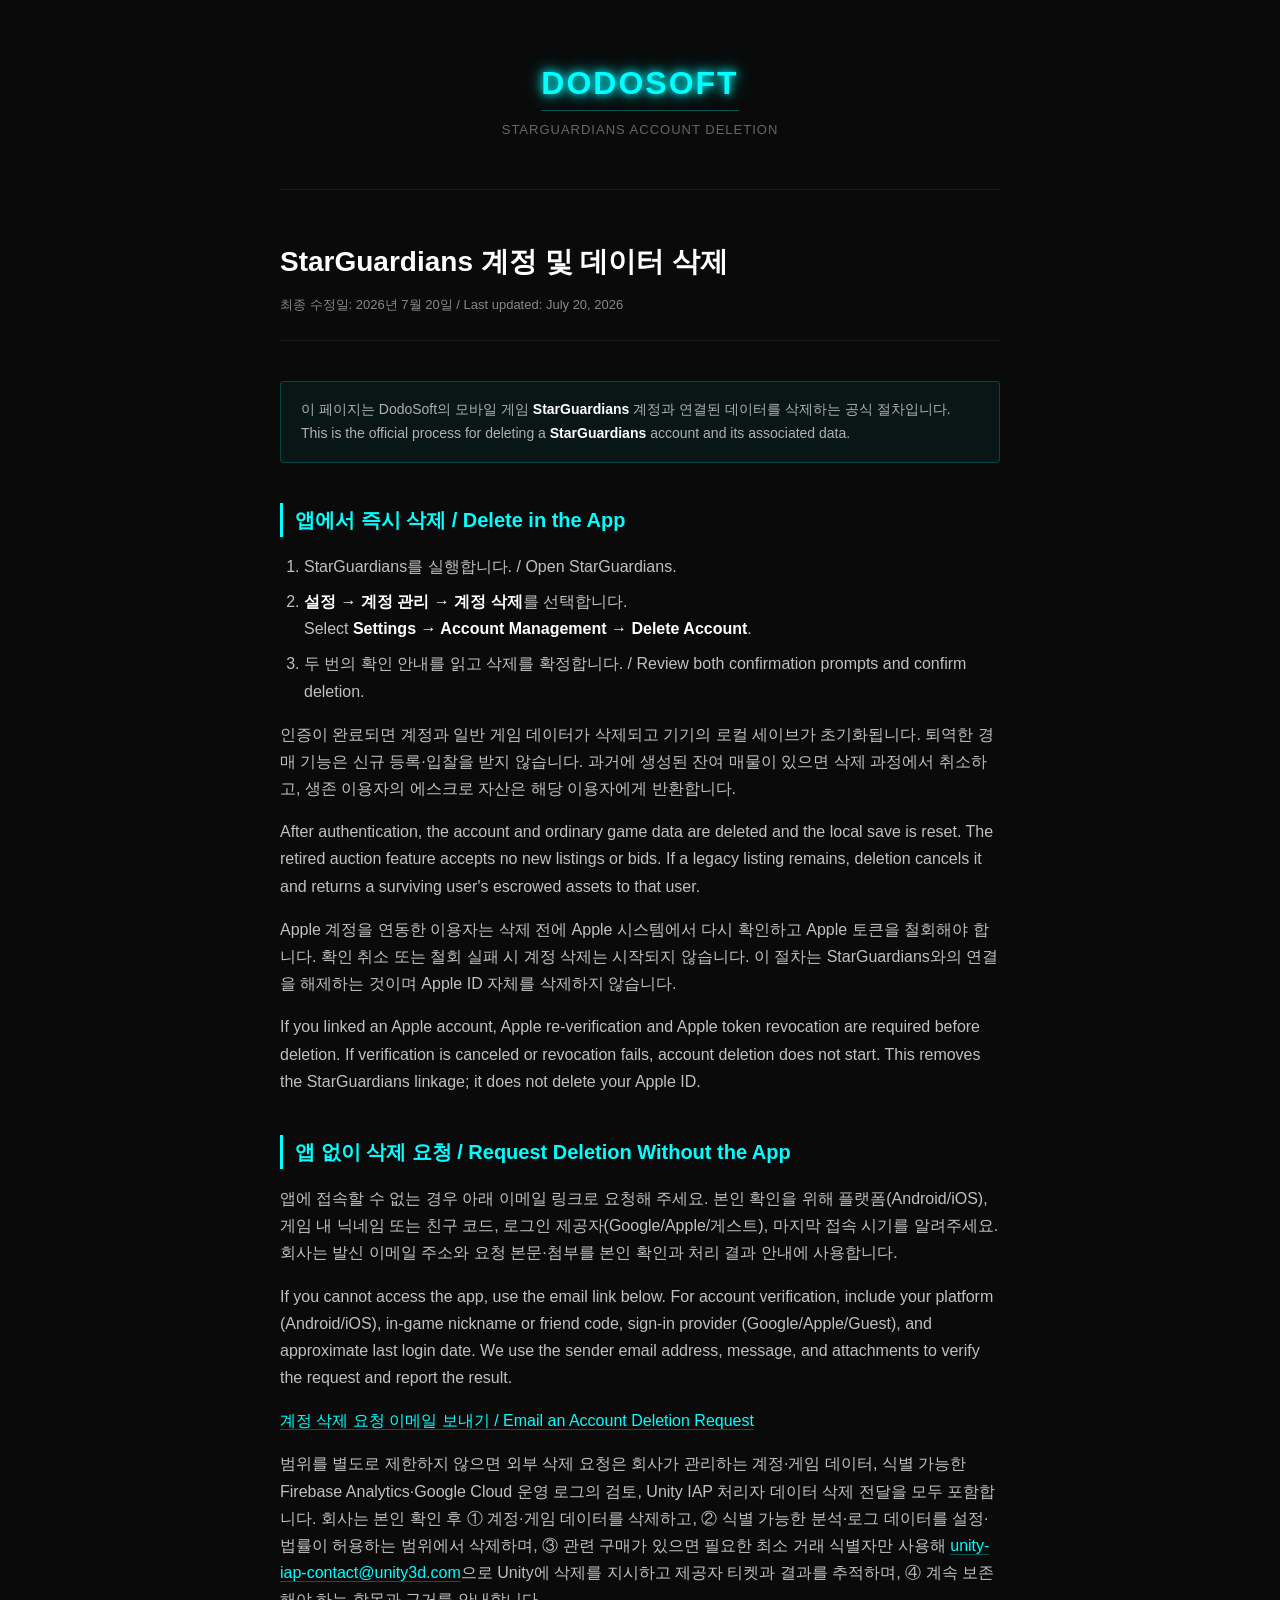
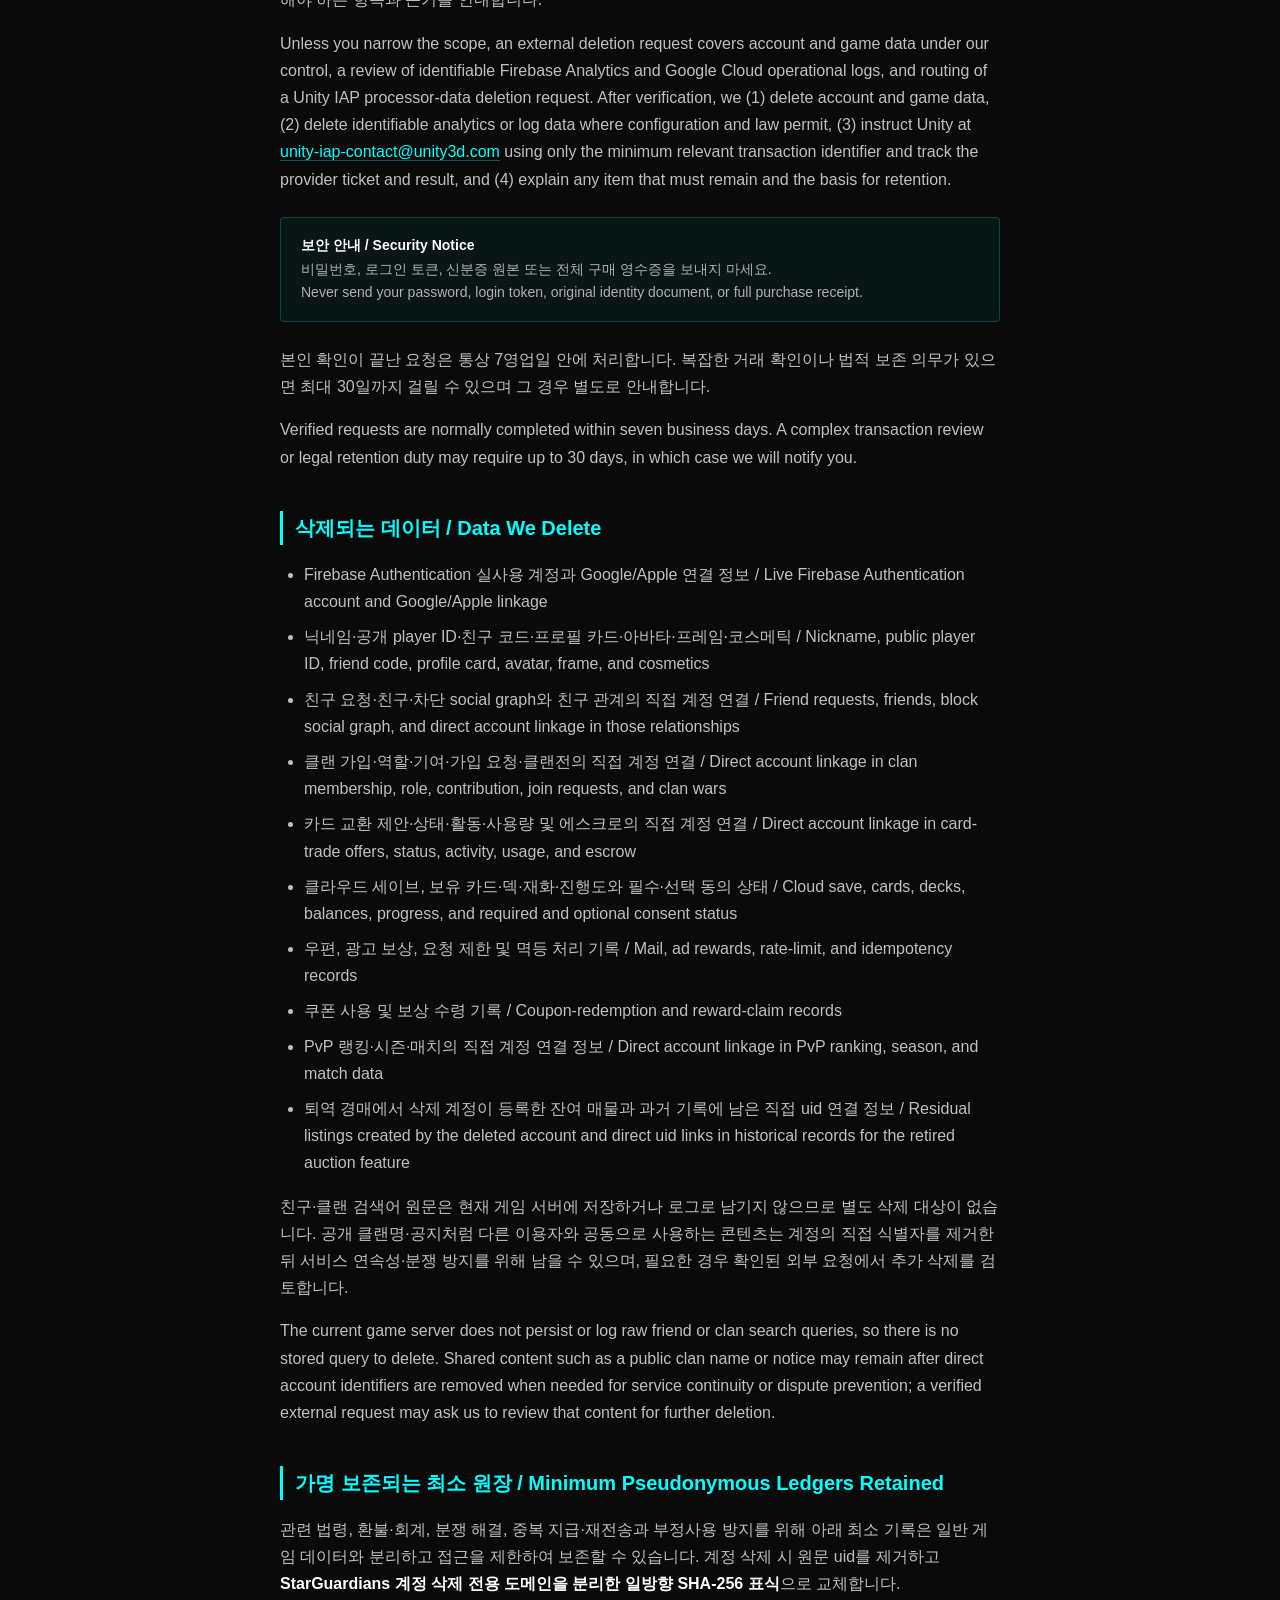
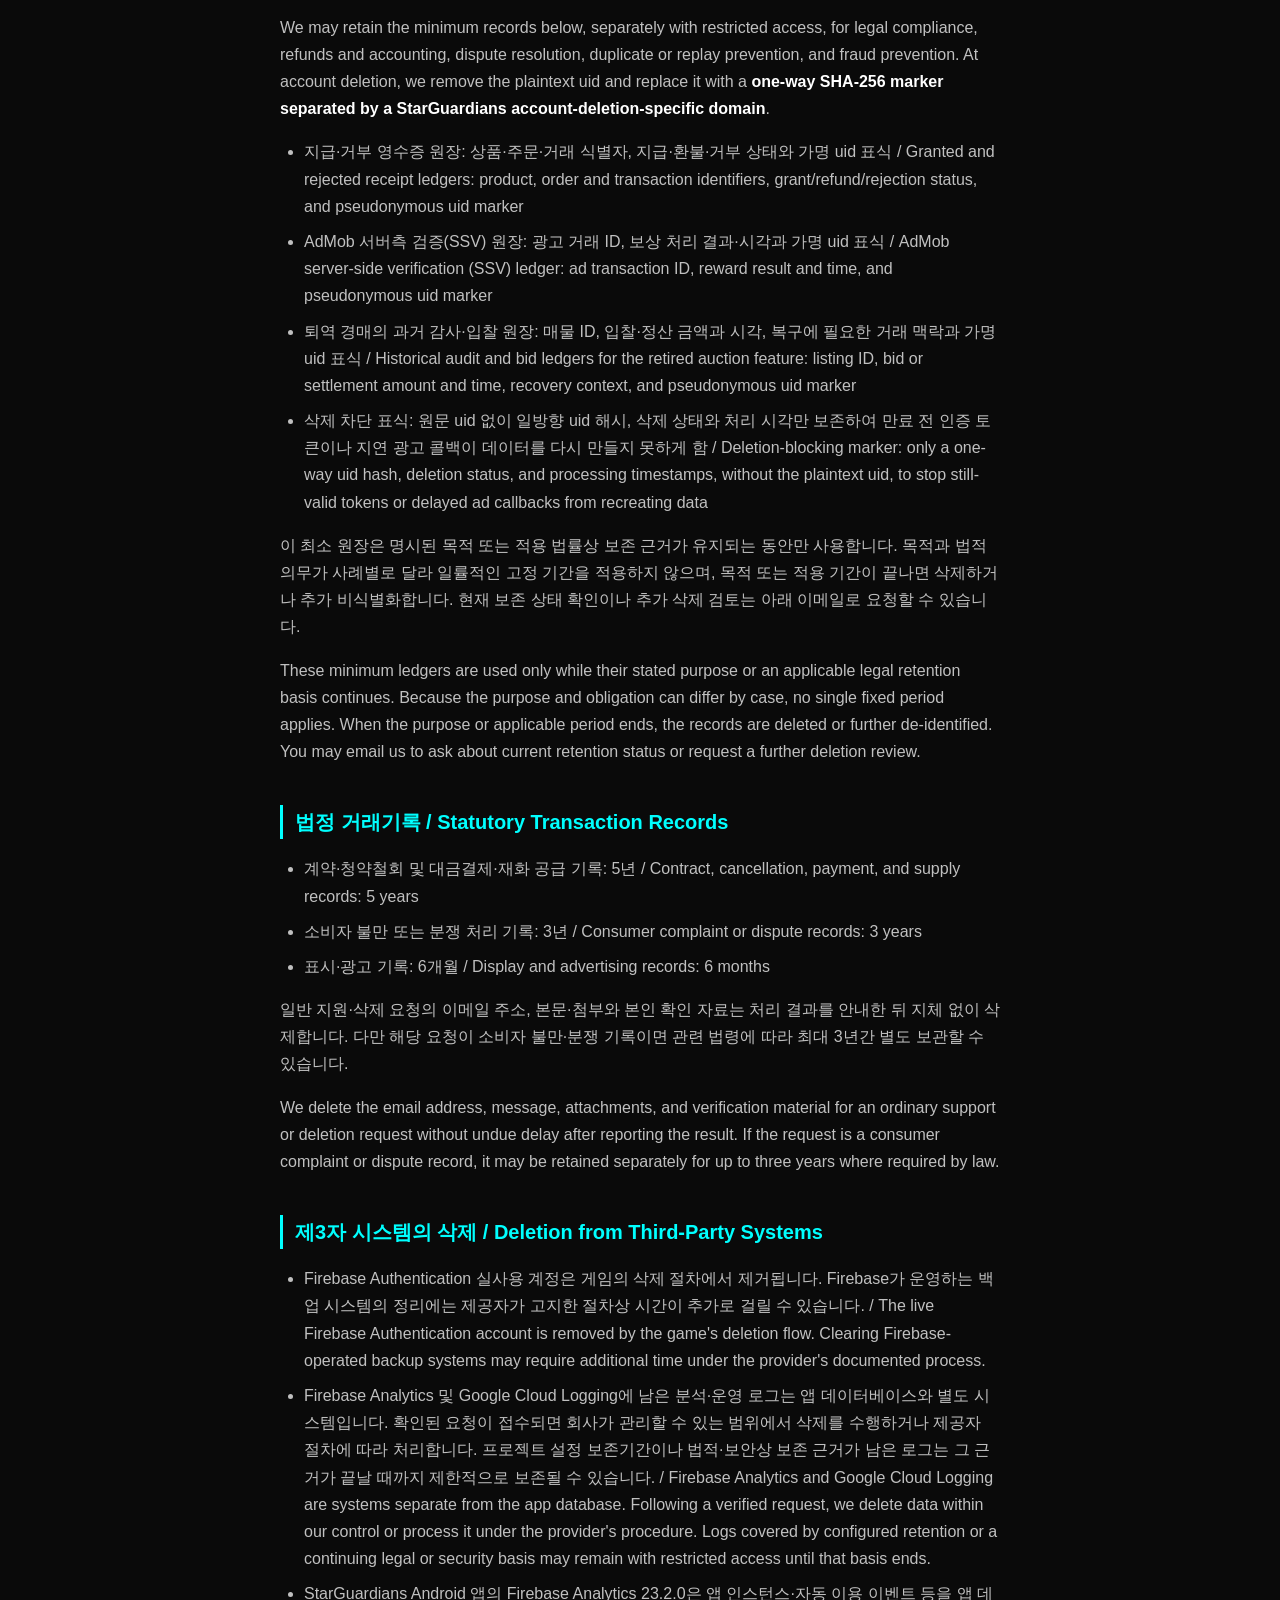
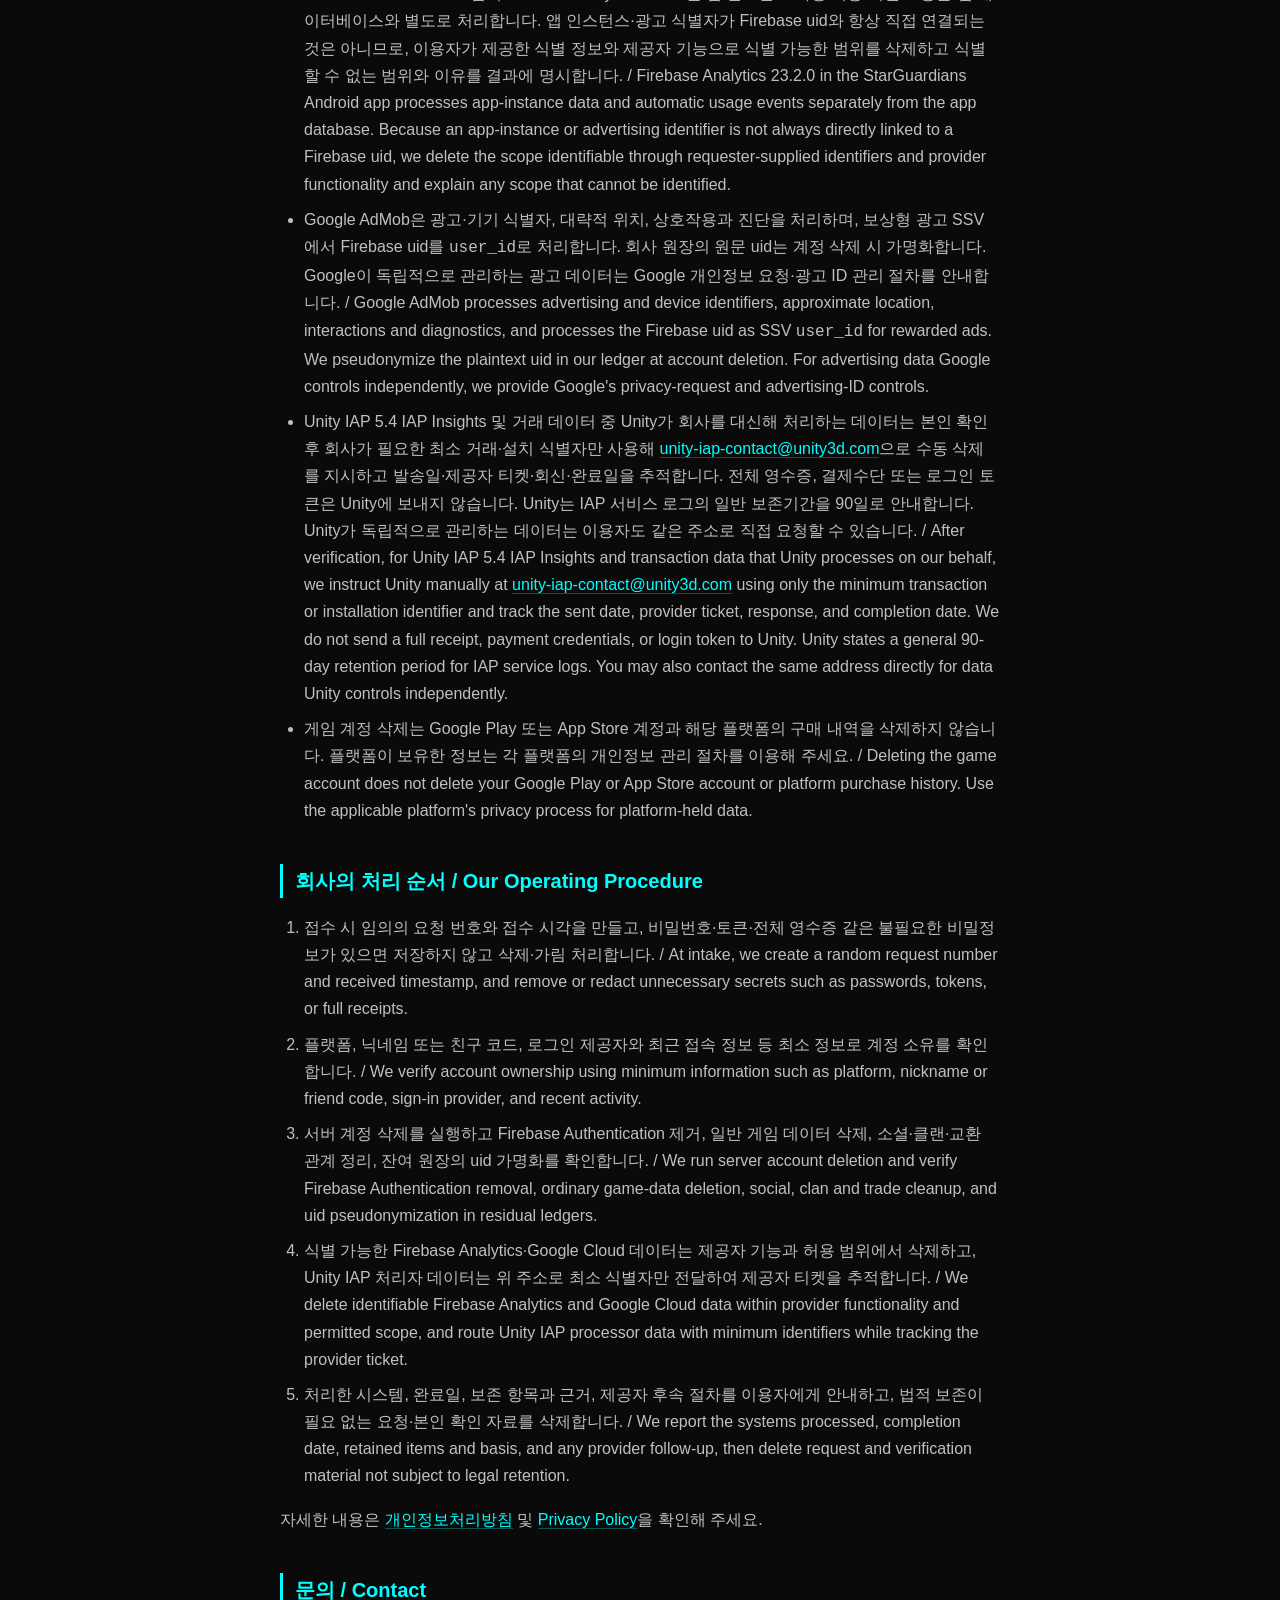
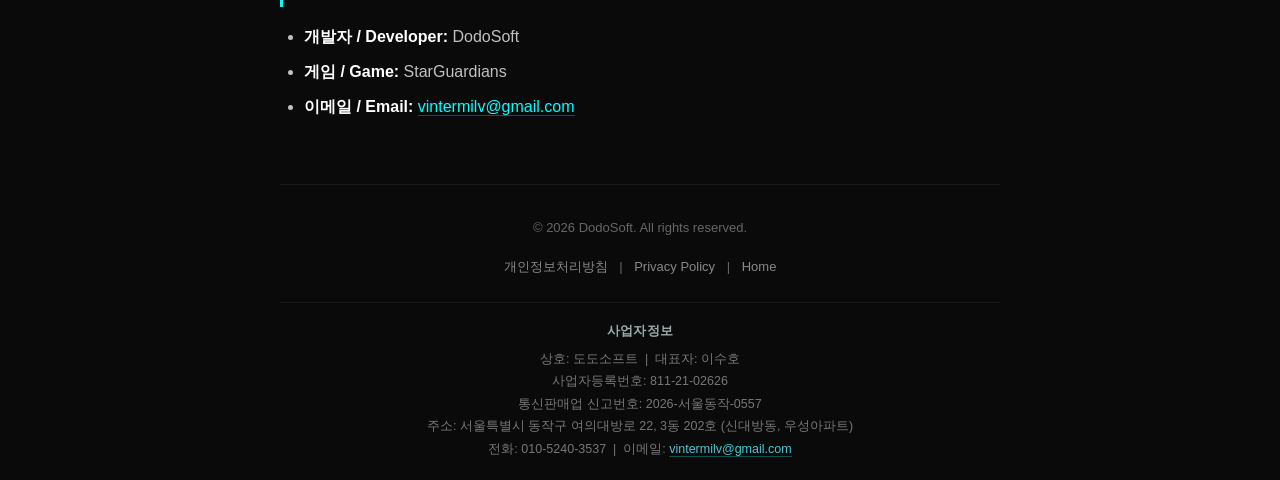
<file: privacy-policy/delete-account.html>
<!DOCTYPE html>
<html lang="ko">
<head>
<meta charset="UTF-8">
<meta name="viewport" content="width=device-width, initial-scale=1.0">
<title>StarGuardians 계정 및 데이터 삭제 - DodoSoft</title>
<link rel="stylesheet" href="assets/style.css">
</head>
<body>
<div class="container">

<header class="site-header">
  <a href="./" class="logo">DODOSOFT</a>
  <div class="tagline">StarGuardians Account Deletion</div>
</header>

<h1>StarGuardians 계정 및 데이터 삭제</h1>
<div class="updated">최종 수정일: 2026년 7월 20일 / Last updated: July 20, 2026</div>

<div class="info-box">
  이 페이지는 DodoSoft의 모바일 게임 <strong>StarGuardians</strong> 계정과 연결된 데이터를 삭제하는 공식 절차입니다.<br>
  This is the official process for deleting a <strong>StarGuardians</strong> account and its associated data.
</div>

<h2>앱에서 즉시 삭제 / Delete in the App</h2>
<ol>
  <li>StarGuardians를 실행합니다. / Open StarGuardians.</li>
  <li><strong>설정 → 계정 관리 → 계정 삭제</strong>를 선택합니다.<br>
      Select <strong>Settings → Account Management → Delete Account</strong>.</li>
  <li>두 번의 확인 안내를 읽고 삭제를 확정합니다. / Review both confirmation prompts and confirm deletion.</li>
</ol>
<p>인증이 완료되면 계정과 일반 게임 데이터가 삭제되고 기기의 로컬 세이브가 초기화됩니다. 퇴역한 경매 기능은 신규 등록·입찰을 받지 않습니다. 과거에 생성된 잔여 매물이 있으면 삭제 과정에서 취소하고, 생존 이용자의 에스크로 자산은 해당 이용자에게 반환합니다.</p>
<p>After authentication, the account and ordinary game data are deleted and the local save is reset. The retired auction feature accepts no new listings or bids. If a legacy listing remains, deletion cancels it and returns a surviving user's escrowed assets to that user.</p>
<p>Apple 계정을 연동한 이용자는 삭제 전에 Apple 시스템에서 다시 확인하고 Apple 토큰을 철회해야 합니다. 확인 취소 또는 철회 실패 시 계정 삭제는 시작되지 않습니다. 이 절차는 StarGuardians와의 연결을 해제하는 것이며 Apple ID 자체를 삭제하지 않습니다.</p>
<p>If you linked an Apple account, Apple re-verification and Apple token revocation are required before deletion. If verification is canceled or revocation fails, account deletion does not start. This removes the StarGuardians linkage; it does not delete your Apple ID.</p>

<h2>앱 없이 삭제 요청 / Request Deletion Without the App</h2>
<p>앱에 접속할 수 없는 경우 아래 이메일 링크로 요청해 주세요. 본인 확인을 위해 플랫폼(Android/iOS), 게임 내 닉네임 또는 친구 코드, 로그인 제공자(Google/Apple/게스트), 마지막 접속 시기를 알려주세요. 회사는 발신 이메일 주소와 요청 본문·첨부를 본인 확인과 처리 결과 안내에 사용합니다.</p>
<p>If you cannot access the app, use the email link below. For account verification, include your platform (Android/iOS), in-game nickname or friend code, sign-in provider (Google/Apple/Guest), and approximate last login date. We use the sender email address, message, and attachments to verify the request and report the result.</p>
<p><a href="mailto:vintermilv@gmail.com?subject=%5BStarGuardians%5D%20Account%20Deletion%20Request">계정 삭제 요청 이메일 보내기 / Email an Account Deletion Request</a></p>
<p>범위를 별도로 제한하지 않으면 외부 삭제 요청은 회사가 관리하는 계정·게임 데이터, 식별 가능한 Firebase Analytics·Google Cloud 운영 로그의 검토, Unity IAP 처리자 데이터 삭제 전달을 모두 포함합니다. 회사는 본인 확인 후 ① 계정·게임 데이터를 삭제하고, ② 식별 가능한 분석·로그 데이터를 설정·법률이 허용하는 범위에서 삭제하며, ③ 관련 구매가 있으면 필요한 최소 거래 식별자만 사용해 <a href="mailto:unity-iap-contact@unity3d.com">unity-iap-contact@unity3d.com</a>으로 Unity에 삭제를 지시하고 제공자 티켓과 결과를 추적하며, ④ 계속 보존해야 하는 항목과 근거를 안내합니다.</p>
<p>Unless you narrow the scope, an external deletion request covers account and game data under our control, a review of identifiable Firebase Analytics and Google Cloud operational logs, and routing of a Unity IAP processor-data deletion request. After verification, we (1) delete account and game data, (2) delete identifiable analytics or log data where configuration and law permit, (3) instruct Unity at <a href="mailto:unity-iap-contact@unity3d.com">unity-iap-contact@unity3d.com</a> using only the minimum relevant transaction identifier and track the provider ticket and result, and (4) explain any item that must remain and the basis for retention.</p>
<div class="info-box">
  <strong>보안 안내 / Security Notice</strong><br>
  비밀번호, 로그인 토큰, 신분증 원본 또는 전체 구매 영수증을 보내지 마세요.<br>
  Never send your password, login token, original identity document, or full purchase receipt.
</div>
<p>본인 확인이 끝난 요청은 통상 7영업일 안에 처리합니다. 복잡한 거래 확인이나 법적 보존 의무가 있으면 최대 30일까지 걸릴 수 있으며 그 경우 별도로 안내합니다.</p>
<p>Verified requests are normally completed within seven business days. A complex transaction review or legal retention duty may require up to 30 days, in which case we will notify you.</p>

<h2>삭제되는 데이터 / Data We Delete</h2>
<ul>
  <li>Firebase Authentication 실사용 계정과 Google/Apple 연결 정보 / Live Firebase Authentication account and Google/Apple linkage</li>
  <li>닉네임·공개 player ID·친구 코드·프로필 카드·아바타·프레임·코스메틱 / Nickname, public player ID, friend code, profile card, avatar, frame, and cosmetics</li>
  <li>친구 요청·친구·차단 social graph와 친구 관계의 직접 계정 연결 / Friend requests, friends, block social graph, and direct account linkage in those relationships</li>
  <li>클랜 가입·역할·기여·가입 요청·클랜전의 직접 계정 연결 / Direct account linkage in clan membership, role, contribution, join requests, and clan wars</li>
  <li>카드 교환 제안·상태·활동·사용량 및 에스크로의 직접 계정 연결 / Direct account linkage in card-trade offers, status, activity, usage, and escrow</li>
  <li>클라우드 세이브, 보유 카드·덱·재화·진행도와 필수·선택 동의 상태 / Cloud save, cards, decks, balances, progress, and required and optional consent status</li>
  <li>우편, 광고 보상, 요청 제한 및 멱등 처리 기록 / Mail, ad rewards, rate-limit, and idempotency records</li>
  <li>쿠폰 사용 및 보상 수령 기록 / Coupon-redemption and reward-claim records</li>
  <li>PvP 랭킹·시즌·매치의 직접 계정 연결 정보 / Direct account linkage in PvP ranking, season, and match data</li>
  <li>퇴역 경매에서 삭제 계정이 등록한 잔여 매물과 과거 기록에 남은 직접 uid 연결 정보 / Residual listings created by the deleted account and direct uid links in historical records for the retired auction feature</li>
</ul>
<p>친구·클랜 검색어 원문은 현재 게임 서버에 저장하거나 로그로 남기지 않으므로 별도 삭제 대상이 없습니다. 공개 클랜명·공지처럼 다른 이용자와 공동으로 사용하는 콘텐츠는 계정의 직접 식별자를 제거한 뒤 서비스 연속성·분쟁 방지를 위해 남을 수 있으며, 필요한 경우 확인된 외부 요청에서 추가 삭제를 검토합니다.</p>
<p>The current game server does not persist or log raw friend or clan search queries, so there is no stored query to delete. Shared content such as a public clan name or notice may remain after direct account identifiers are removed when needed for service continuity or dispute prevention; a verified external request may ask us to review that content for further deletion.</p>

<h2>가명 보존되는 최소 원장 / Minimum Pseudonymous Ledgers Retained</h2>
<p>관련 법령, 환불·회계, 분쟁 해결, 중복 지급·재전송과 부정사용 방지를 위해 아래 최소 기록은 일반 게임 데이터와 분리하고 접근을 제한하여 보존할 수 있습니다. 계정 삭제 시 원문 uid를 제거하고 <strong>StarGuardians 계정 삭제 전용 도메인을 분리한 일방향 SHA-256 표식</strong>으로 교체합니다.</p>
<p>We may retain the minimum records below, separately with restricted access, for legal compliance, refunds and accounting, dispute resolution, duplicate or replay prevention, and fraud prevention. At account deletion, we remove the plaintext uid and replace it with a <strong>one-way SHA-256 marker separated by a StarGuardians account-deletion-specific domain</strong>.</p>
<ul>
  <li>지급·거부 영수증 원장: 상품·주문·거래 식별자, 지급·환불·거부 상태와 가명 uid 표식 / Granted and rejected receipt ledgers: product, order and transaction identifiers, grant/refund/rejection status, and pseudonymous uid marker</li>
  <li>AdMob 서버측 검증(SSV) 원장: 광고 거래 ID, 보상 처리 결과·시각과 가명 uid 표식 / AdMob server-side verification (SSV) ledger: ad transaction ID, reward result and time, and pseudonymous uid marker</li>
  <li>퇴역 경매의 과거 감사·입찰 원장: 매물 ID, 입찰·정산 금액과 시각, 복구에 필요한 거래 맥락과 가명 uid 표식 / Historical audit and bid ledgers for the retired auction feature: listing ID, bid or settlement amount and time, recovery context, and pseudonymous uid marker</li>
  <li>삭제 차단 표식: 원문 uid 없이 일방향 uid 해시, 삭제 상태와 처리 시각만 보존하여 만료 전 인증 토큰이나 지연 광고 콜백이 데이터를 다시 만들지 못하게 함 / Deletion-blocking marker: only a one-way uid hash, deletion status, and processing timestamps, without the plaintext uid, to stop still-valid tokens or delayed ad callbacks from recreating data</li>
</ul>
<p>이 최소 원장은 명시된 목적 또는 적용 법률상 보존 근거가 유지되는 동안만 사용합니다. 목적과 법적 의무가 사례별로 달라 일률적인 고정 기간을 적용하지 않으며, 목적 또는 적용 기간이 끝나면 삭제하거나 추가 비식별화합니다. 현재 보존 상태 확인이나 추가 삭제 검토는 아래 이메일로 요청할 수 있습니다.</p>
<p>These minimum ledgers are used only while their stated purpose or an applicable legal retention basis continues. Because the purpose and obligation can differ by case, no single fixed period applies. When the purpose or applicable period ends, the records are deleted or further de-identified. You may email us to ask about current retention status or request a further deletion review.</p>

<h2>법정 거래기록 / Statutory Transaction Records</h2>
<ul>
  <li>계약·청약철회 및 대금결제·재화 공급 기록: 5년 / Contract, cancellation, payment, and supply records: 5 years</li>
  <li>소비자 불만 또는 분쟁 처리 기록: 3년 / Consumer complaint or dispute records: 3 years</li>
  <li>표시·광고 기록: 6개월 / Display and advertising records: 6 months</li>
</ul>
<p>일반 지원·삭제 요청의 이메일 주소, 본문·첨부와 본인 확인 자료는 처리 결과를 안내한 뒤 지체 없이 삭제합니다. 다만 해당 요청이 소비자 불만·분쟁 기록이면 관련 법령에 따라 최대 3년간 별도 보관할 수 있습니다.</p>
<p>We delete the email address, message, attachments, and verification material for an ordinary support or deletion request without undue delay after reporting the result. If the request is a consumer complaint or dispute record, it may be retained separately for up to three years where required by law.</p>

<h2>제3자 시스템의 삭제 / Deletion from Third-Party Systems</h2>
<ul>
  <li>Firebase Authentication 실사용 계정은 게임의 삭제 절차에서 제거됩니다. Firebase가 운영하는 백업 시스템의 정리에는 제공자가 고지한 절차상 시간이 추가로 걸릴 수 있습니다. / The live Firebase Authentication account is removed by the game's deletion flow. Clearing Firebase-operated backup systems may require additional time under the provider's documented process.</li>
  <li>Firebase Analytics 및 Google Cloud Logging에 남은 분석·운영 로그는 앱 데이터베이스와 별도 시스템입니다. 확인된 요청이 접수되면 회사가 관리할 수 있는 범위에서 삭제를 수행하거나 제공자 절차에 따라 처리합니다. 프로젝트 설정 보존기간이나 법적·보안상 보존 근거가 남은 로그는 그 근거가 끝날 때까지 제한적으로 보존될 수 있습니다. / Firebase Analytics and Google Cloud Logging are systems separate from the app database. Following a verified request, we delete data within our control or process it under the provider's procedure. Logs covered by configured retention or a continuing legal or security basis may remain with restricted access until that basis ends.</li>
  <li>StarGuardians Android 앱의 Firebase Analytics 23.2.0은 앱 인스턴스·자동 이용 이벤트 등을 앱 데이터베이스와 별도로 처리합니다. 앱 인스턴스·광고 식별자가 Firebase uid와 항상 직접 연결되는 것은 아니므로, 이용자가 제공한 식별 정보와 제공자 기능으로 식별 가능한 범위를 삭제하고 식별할 수 없는 범위와 이유를 결과에 명시합니다. / Firebase Analytics 23.2.0 in the StarGuardians Android app processes app-instance data and automatic usage events separately from the app database. Because an app-instance or advertising identifier is not always directly linked to a Firebase uid, we delete the scope identifiable through requester-supplied identifiers and provider functionality and explain any scope that cannot be identified.</li>
  <li>Google AdMob은 광고·기기 식별자, 대략적 위치, 상호작용과 진단을 처리하며, 보상형 광고 SSV에서 Firebase uid를 <code>user_id</code>로 처리합니다. 회사 원장의 원문 uid는 계정 삭제 시 가명화합니다. Google이 독립적으로 관리하는 광고 데이터는 Google 개인정보 요청·광고 ID 관리 절차를 안내합니다. / Google AdMob processes advertising and device identifiers, approximate location, interactions and diagnostics, and processes the Firebase uid as SSV <code>user_id</code> for rewarded ads. We pseudonymize the plaintext uid in our ledger at account deletion. For advertising data Google controls independently, we provide Google's privacy-request and advertising-ID controls.</li>
  <li>Unity IAP 5.4 IAP Insights 및 거래 데이터 중 Unity가 회사를 대신해 처리하는 데이터는 본인 확인 후 회사가 필요한 최소 거래·설치 식별자만 사용해 <a href="mailto:unity-iap-contact@unity3d.com">unity-iap-contact@unity3d.com</a>으로 수동 삭제를 지시하고 발송일·제공자 티켓·회신·완료일을 추적합니다. 전체 영수증, 결제수단 또는 로그인 토큰은 Unity에 보내지 않습니다. Unity는 IAP 서비스 로그의 일반 보존기간을 90일로 안내합니다. Unity가 독립적으로 관리하는 데이터는 이용자도 같은 주소로 직접 요청할 수 있습니다. / After verification, for Unity IAP 5.4 IAP Insights and transaction data that Unity processes on our behalf, we instruct Unity manually at <a href="mailto:unity-iap-contact@unity3d.com">unity-iap-contact@unity3d.com</a> using only the minimum transaction or installation identifier and track the sent date, provider ticket, response, and completion date. We do not send a full receipt, payment credentials, or login token to Unity. Unity states a general 90-day retention period for IAP service logs. You may also contact the same address directly for data Unity controls independently.</li>
  <li>게임 계정 삭제는 Google Play 또는 App Store 계정과 해당 플랫폼의 구매 내역을 삭제하지 않습니다. 플랫폼이 보유한 정보는 각 플랫폼의 개인정보 관리 절차를 이용해 주세요. / Deleting the game account does not delete your Google Play or App Store account or platform purchase history. Use the applicable platform's privacy process for platform-held data.</li>
</ul>

<h2>회사의 처리 순서 / Our Operating Procedure</h2>
<ol>
  <li>접수 시 임의의 요청 번호와 접수 시각을 만들고, 비밀번호·토큰·전체 영수증 같은 불필요한 비밀정보가 있으면 저장하지 않고 삭제·가림 처리합니다. / At intake, we create a random request number and received timestamp, and remove or redact unnecessary secrets such as passwords, tokens, or full receipts.</li>
  <li>플랫폼, 닉네임 또는 친구 코드, 로그인 제공자와 최근 접속 정보 등 최소 정보로 계정 소유를 확인합니다. / We verify account ownership using minimum information such as platform, nickname or friend code, sign-in provider, and recent activity.</li>
  <li>서버 계정 삭제를 실행하고 Firebase Authentication 제거, 일반 게임 데이터 삭제, 소셜·클랜·교환 관계 정리, 잔여 원장의 uid 가명화를 확인합니다. / We run server account deletion and verify Firebase Authentication removal, ordinary game-data deletion, social, clan and trade cleanup, and uid pseudonymization in residual ledgers.</li>
  <li>식별 가능한 Firebase Analytics·Google Cloud 데이터는 제공자 기능과 허용 범위에서 삭제하고, Unity IAP 처리자 데이터는 위 주소로 최소 식별자만 전달하여 제공자 티켓을 추적합니다. / We delete identifiable Firebase Analytics and Google Cloud data within provider functionality and permitted scope, and route Unity IAP processor data with minimum identifiers while tracking the provider ticket.</li>
  <li>처리한 시스템, 완료일, 보존 항목과 근거, 제공자 후속 절차를 이용자에게 안내하고, 법적 보존이 필요 없는 요청·본인 확인 자료를 삭제합니다. / We report the systems processed, completion date, retained items and basis, and any provider follow-up, then delete request and verification material not subject to legal retention.</li>
</ol>
<p>자세한 내용은 <a href="privacy-ko.html">개인정보처리방침</a> 및 <a href="privacy-en.html">Privacy Policy</a>을 확인해 주세요.</p>

<h2>문의 / Contact</h2>
<ul>
  <li><strong>개발자 / Developer:</strong> DodoSoft</li>
  <li><strong>게임 / Game:</strong> StarGuardians</li>
  <li><strong>이메일 / Email:</strong> <a href="mailto:vintermilv@gmail.com">vintermilv@gmail.com</a></li>
</ul>

<footer class="site-footer">
  <p>&copy; 2026 DodoSoft. All rights reserved.</p>
  <div class="lang-switch">
    <a href="privacy-ko.html">개인정보처리방침</a> |
    <a href="privacy-en.html">Privacy Policy</a> |
    <a href="./">Home</a>
  </div>
  <div class="biz-info">
    <strong>사업자정보</strong>
    상호: 도도소프트 &nbsp;|&nbsp; 대표자: 이수호<br>
    사업자등록번호: 811-21-02626<br>
    통신판매업 신고번호: 2026-서울동작-0557<br>
    주소: 서울특별시 동작구 여의대방로 22, 3동 202호 (신대방동, 우성아파트)<br>
    전화: 010-5240-3537 &nbsp;|&nbsp; 이메일: <a href="mailto:vintermilv@gmail.com">vintermilv@gmail.com</a>
  </div>
</footer>

</div>
</body>
</html>
</file>
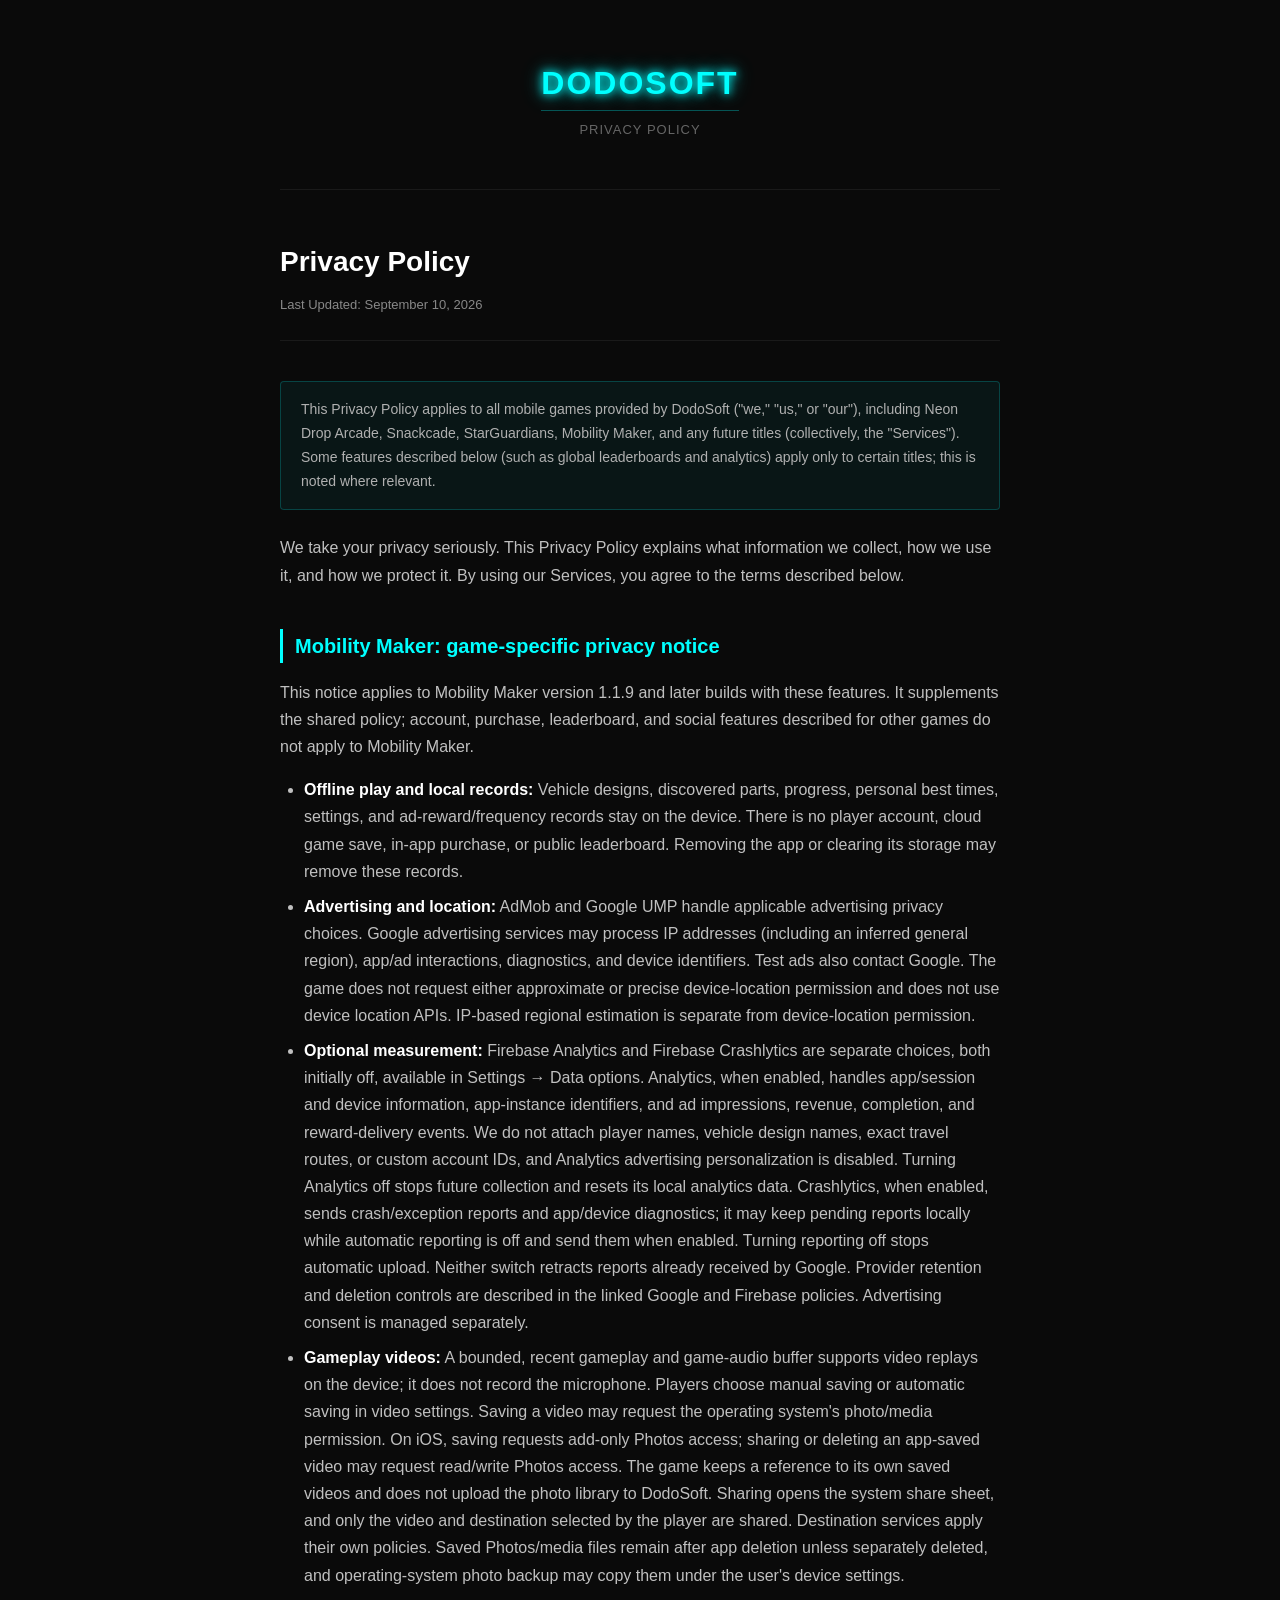
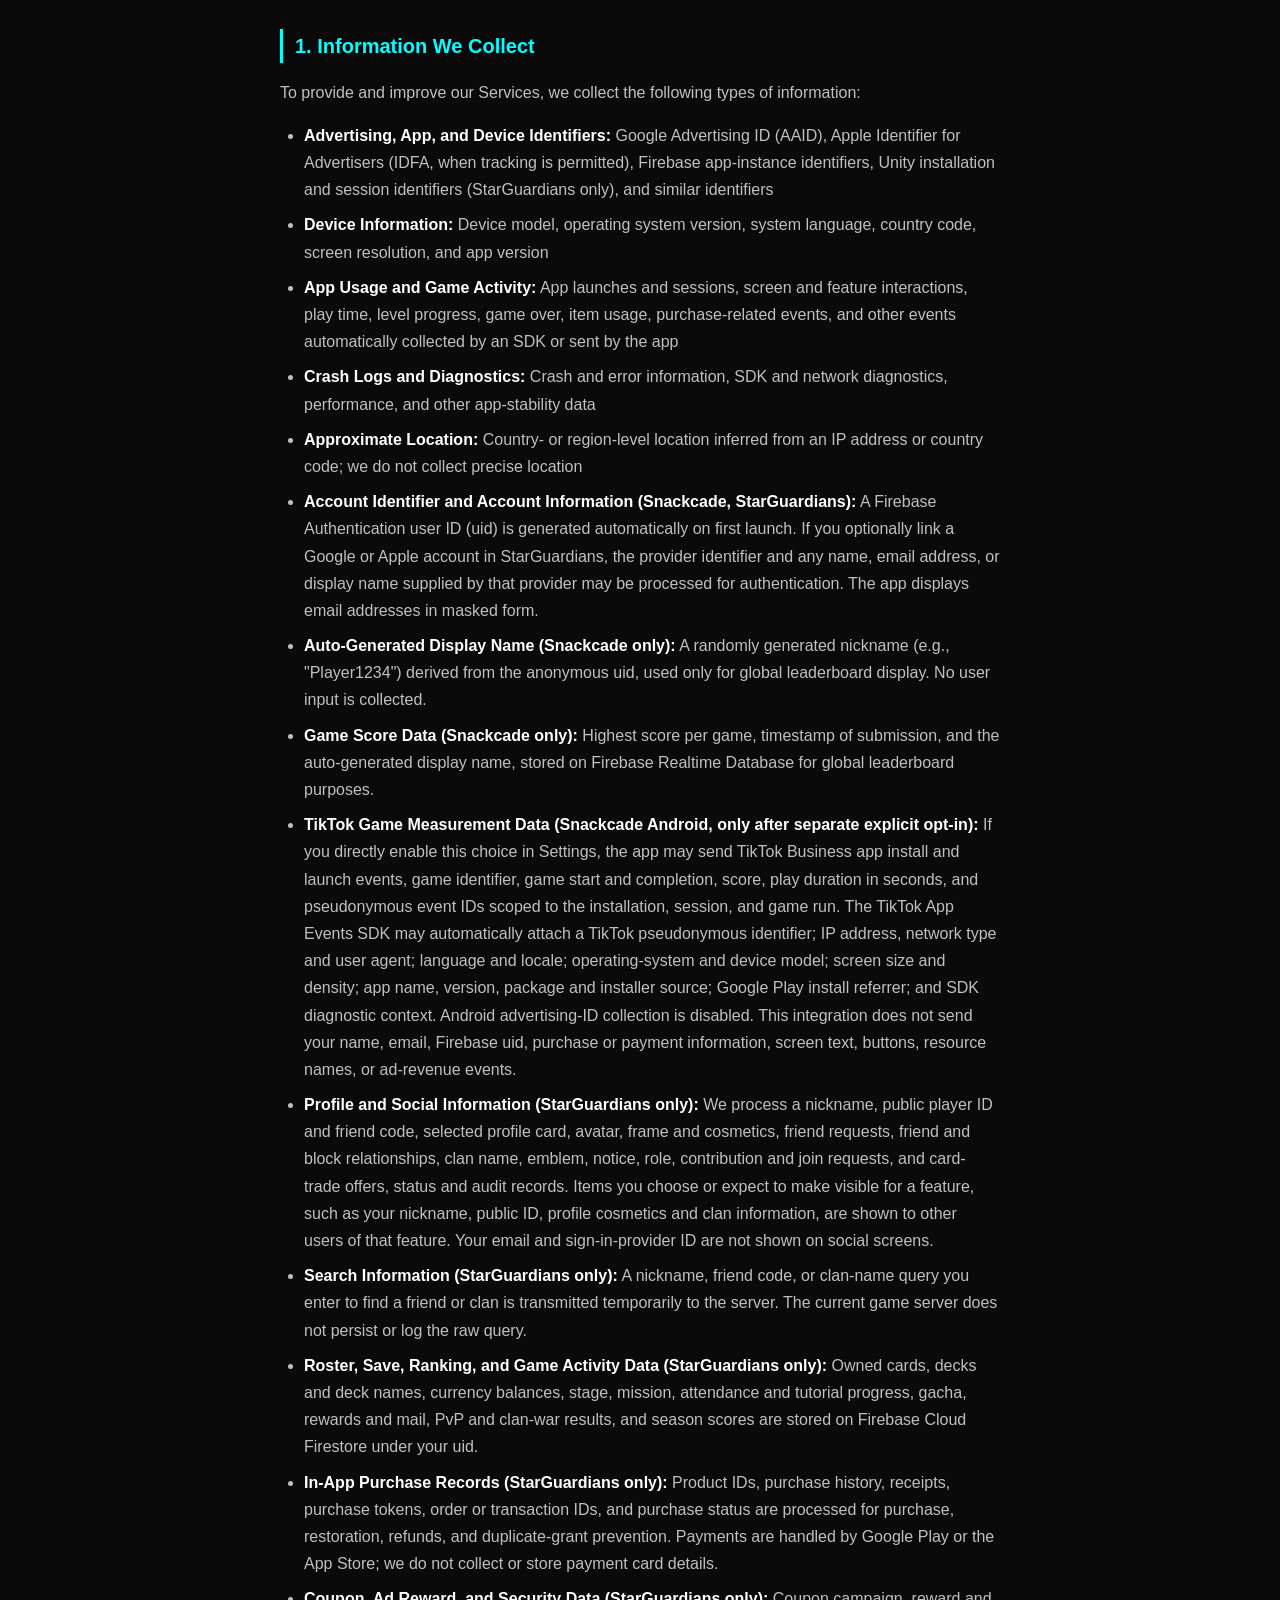
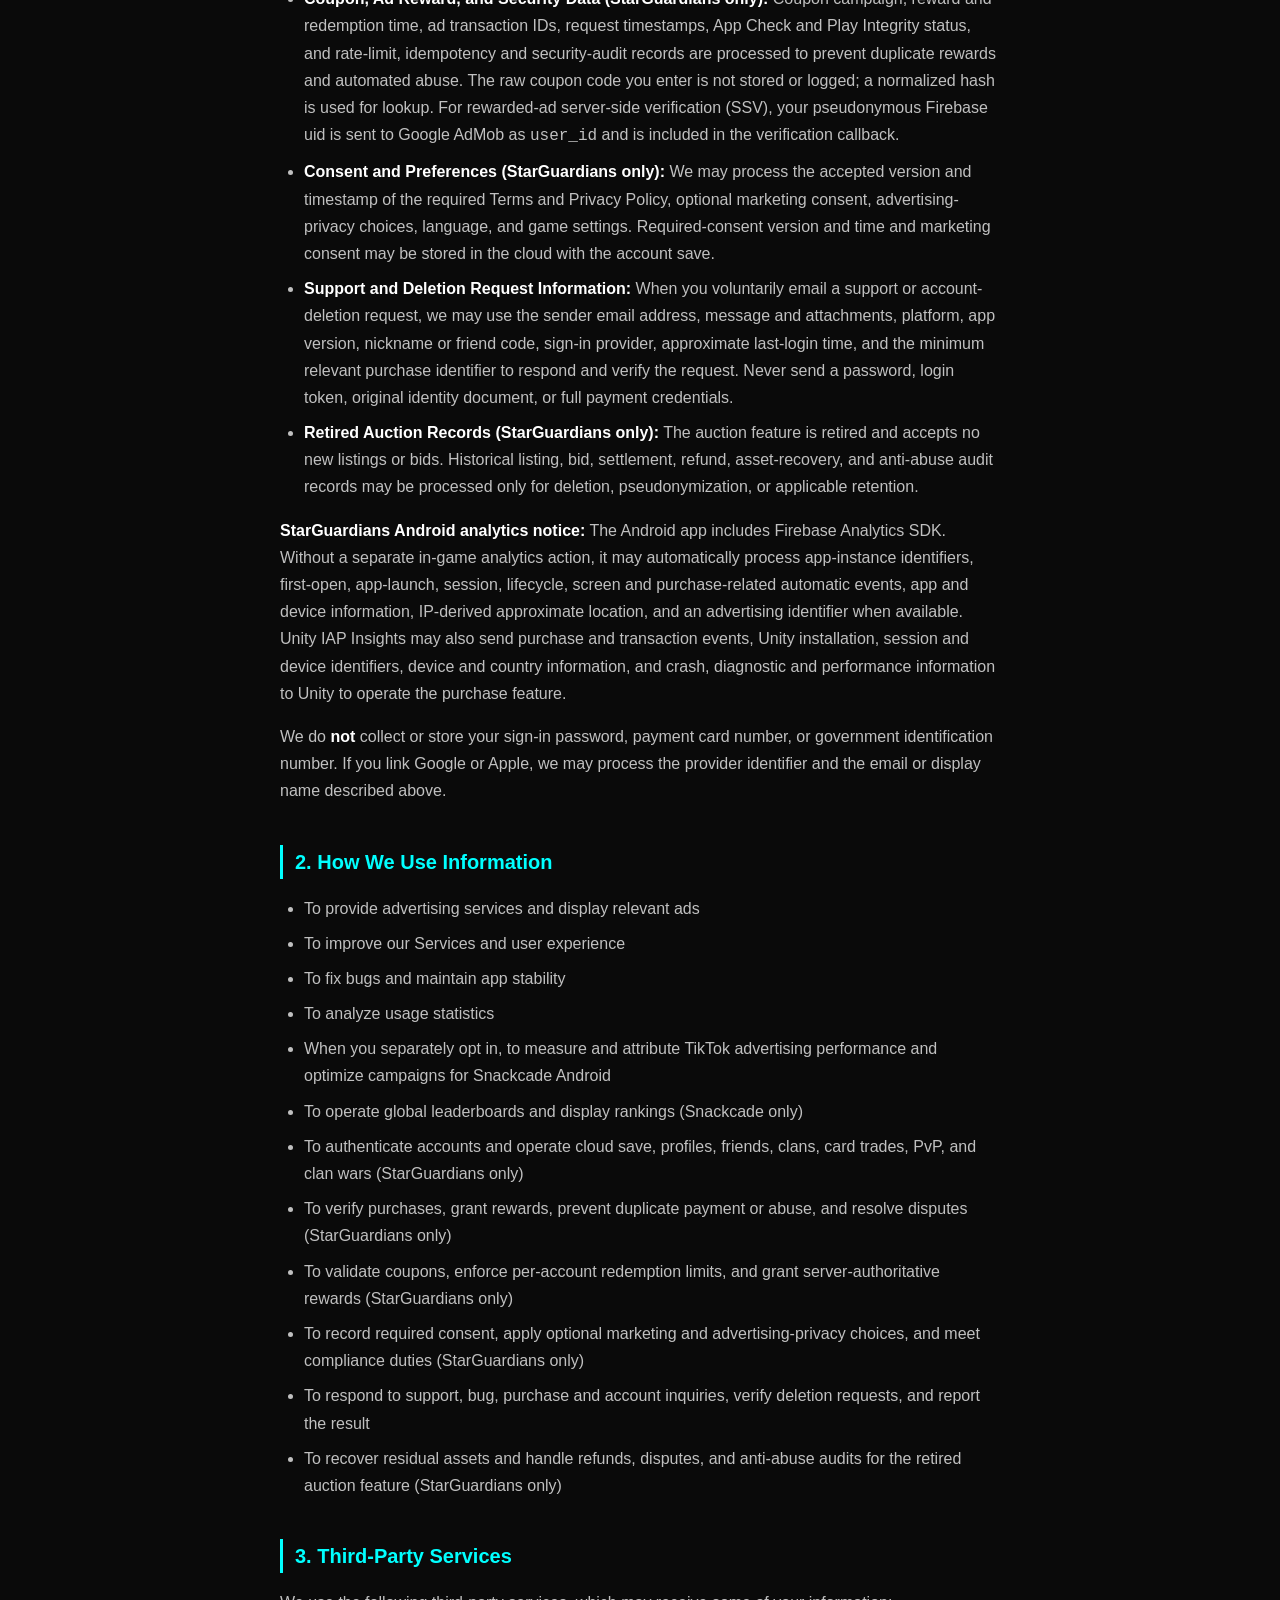
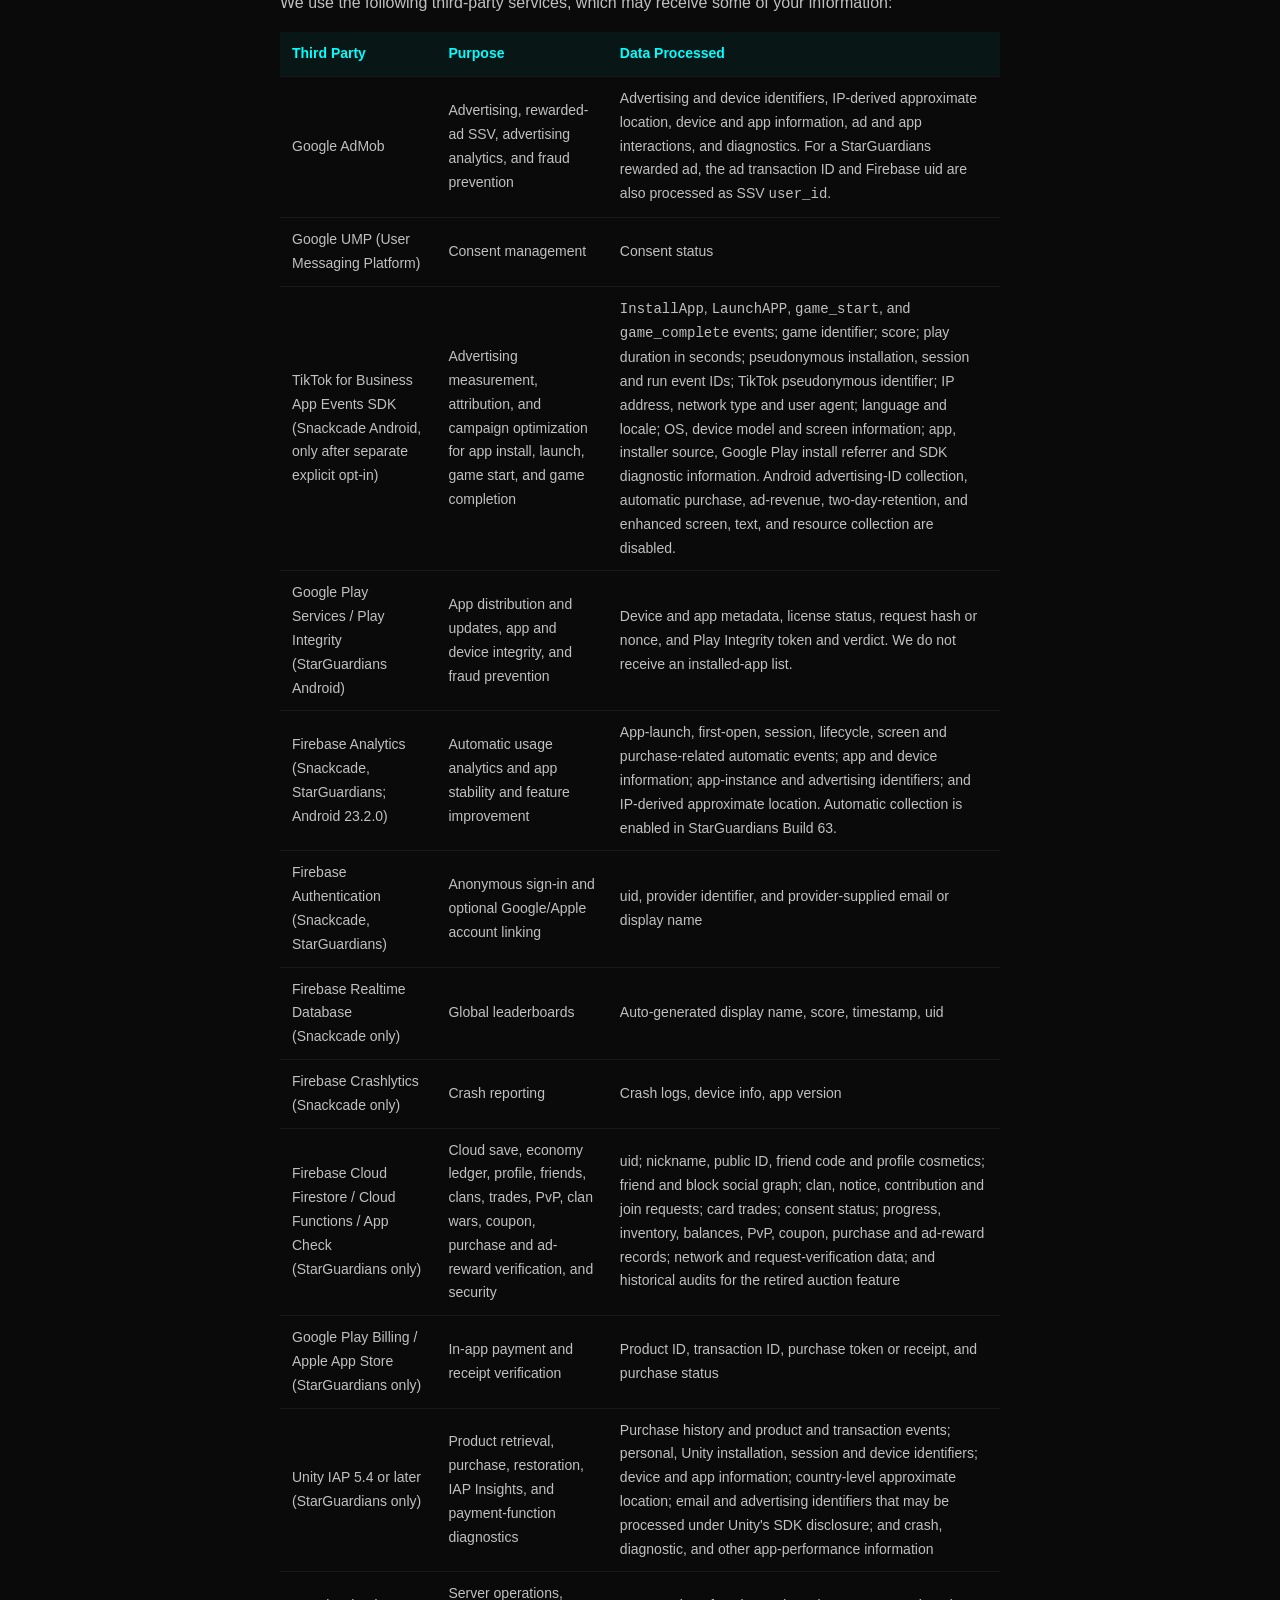
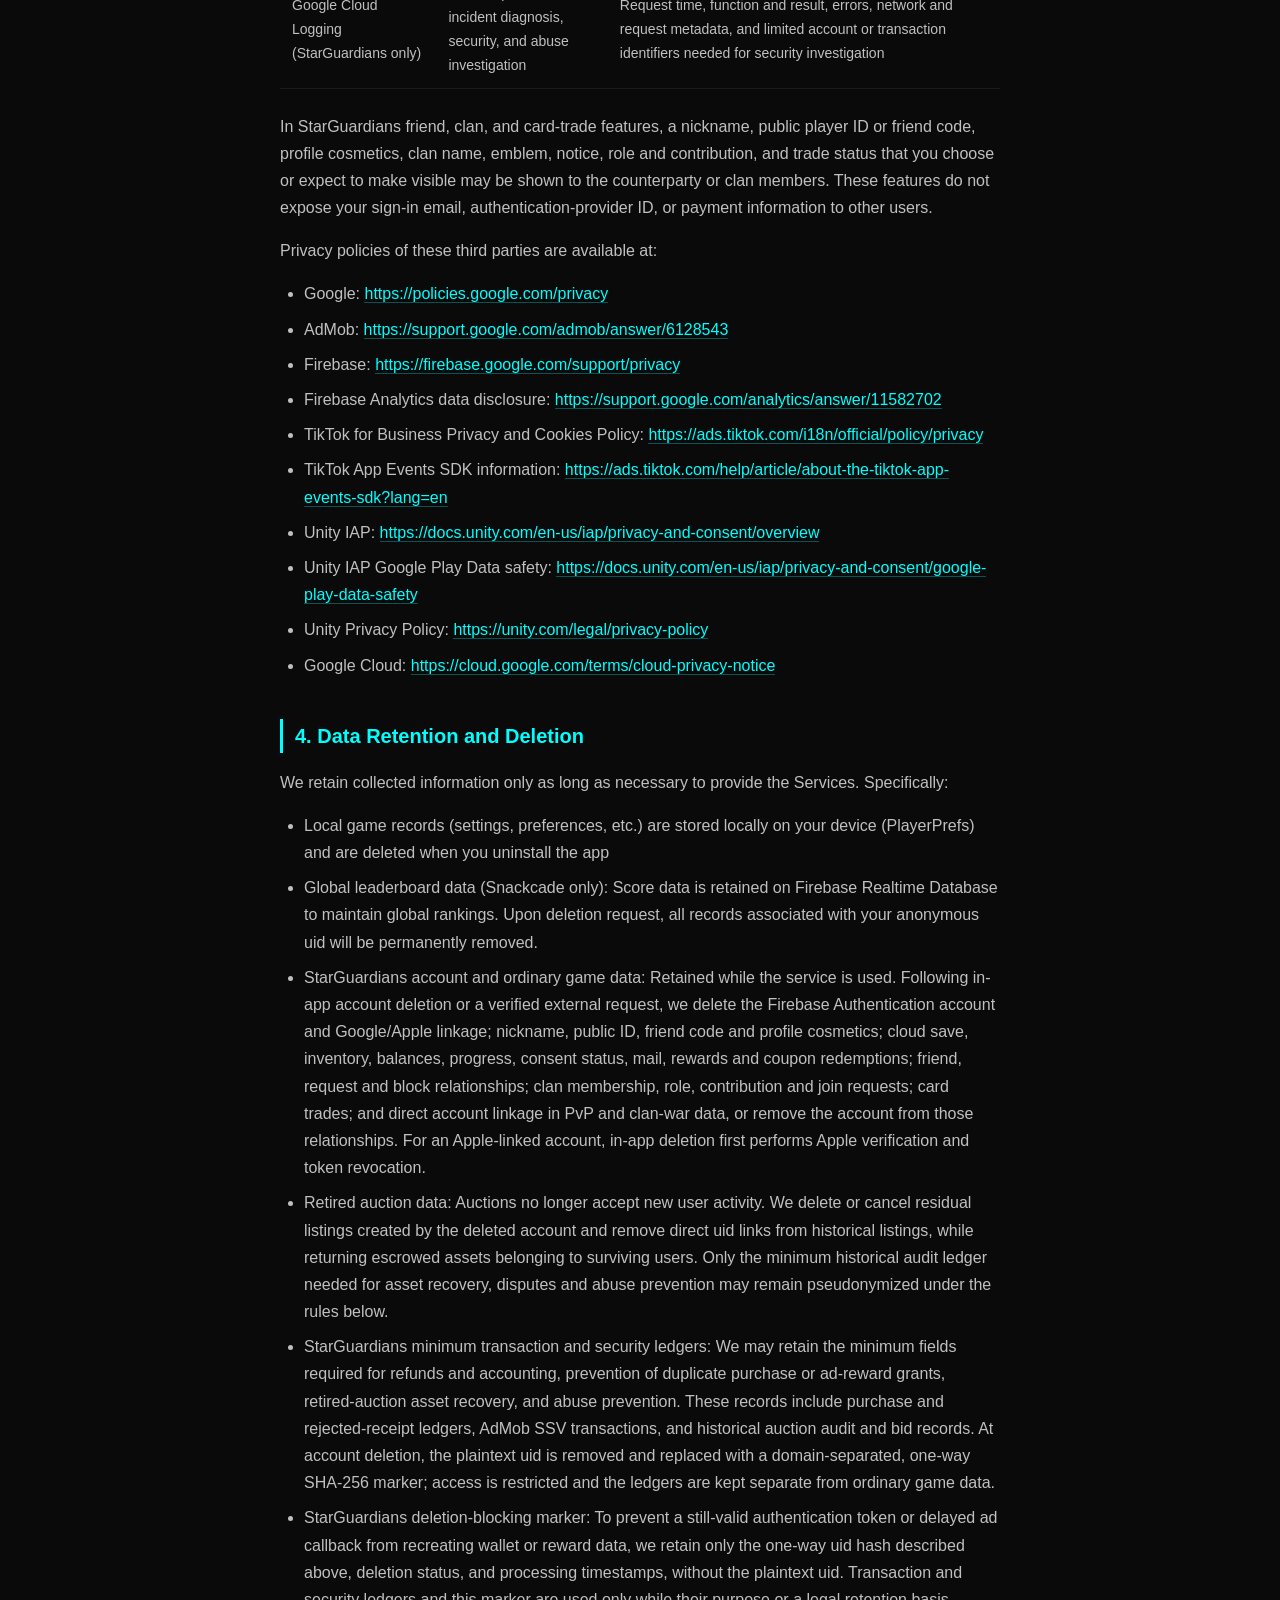
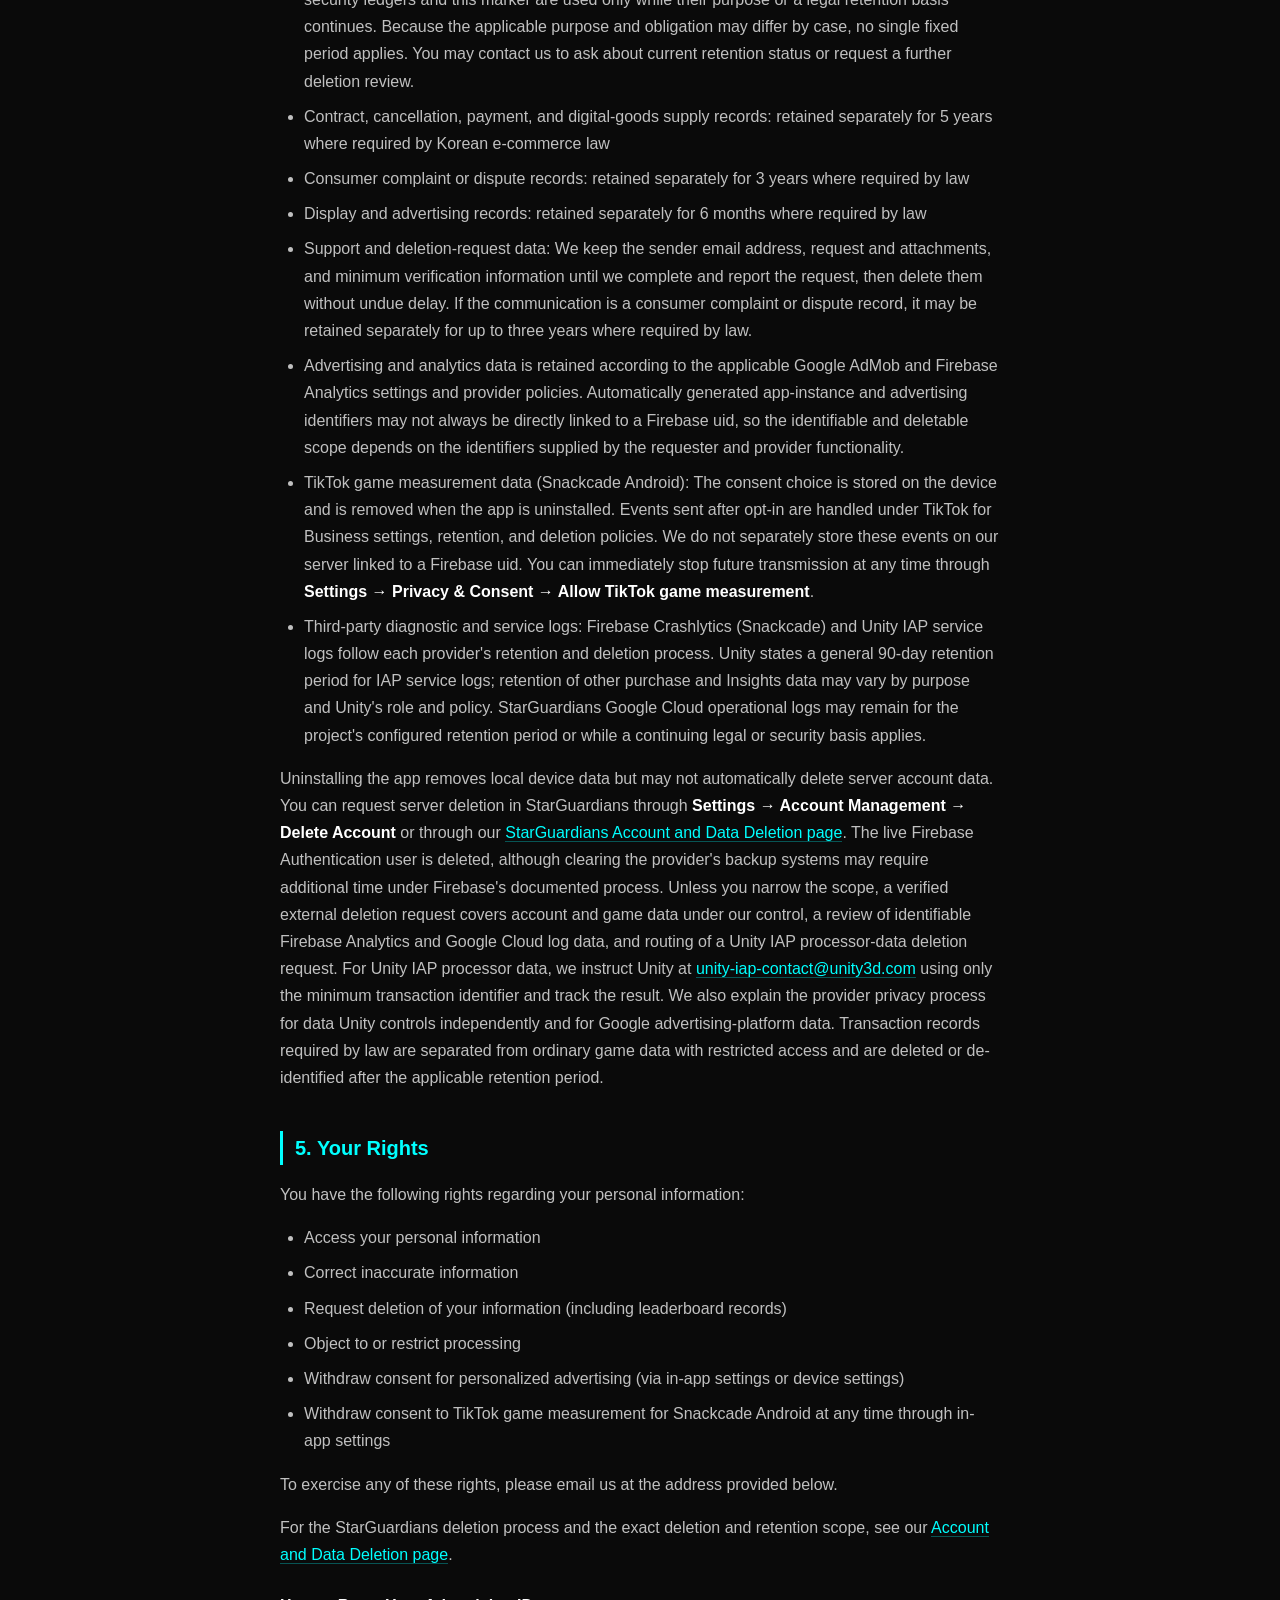
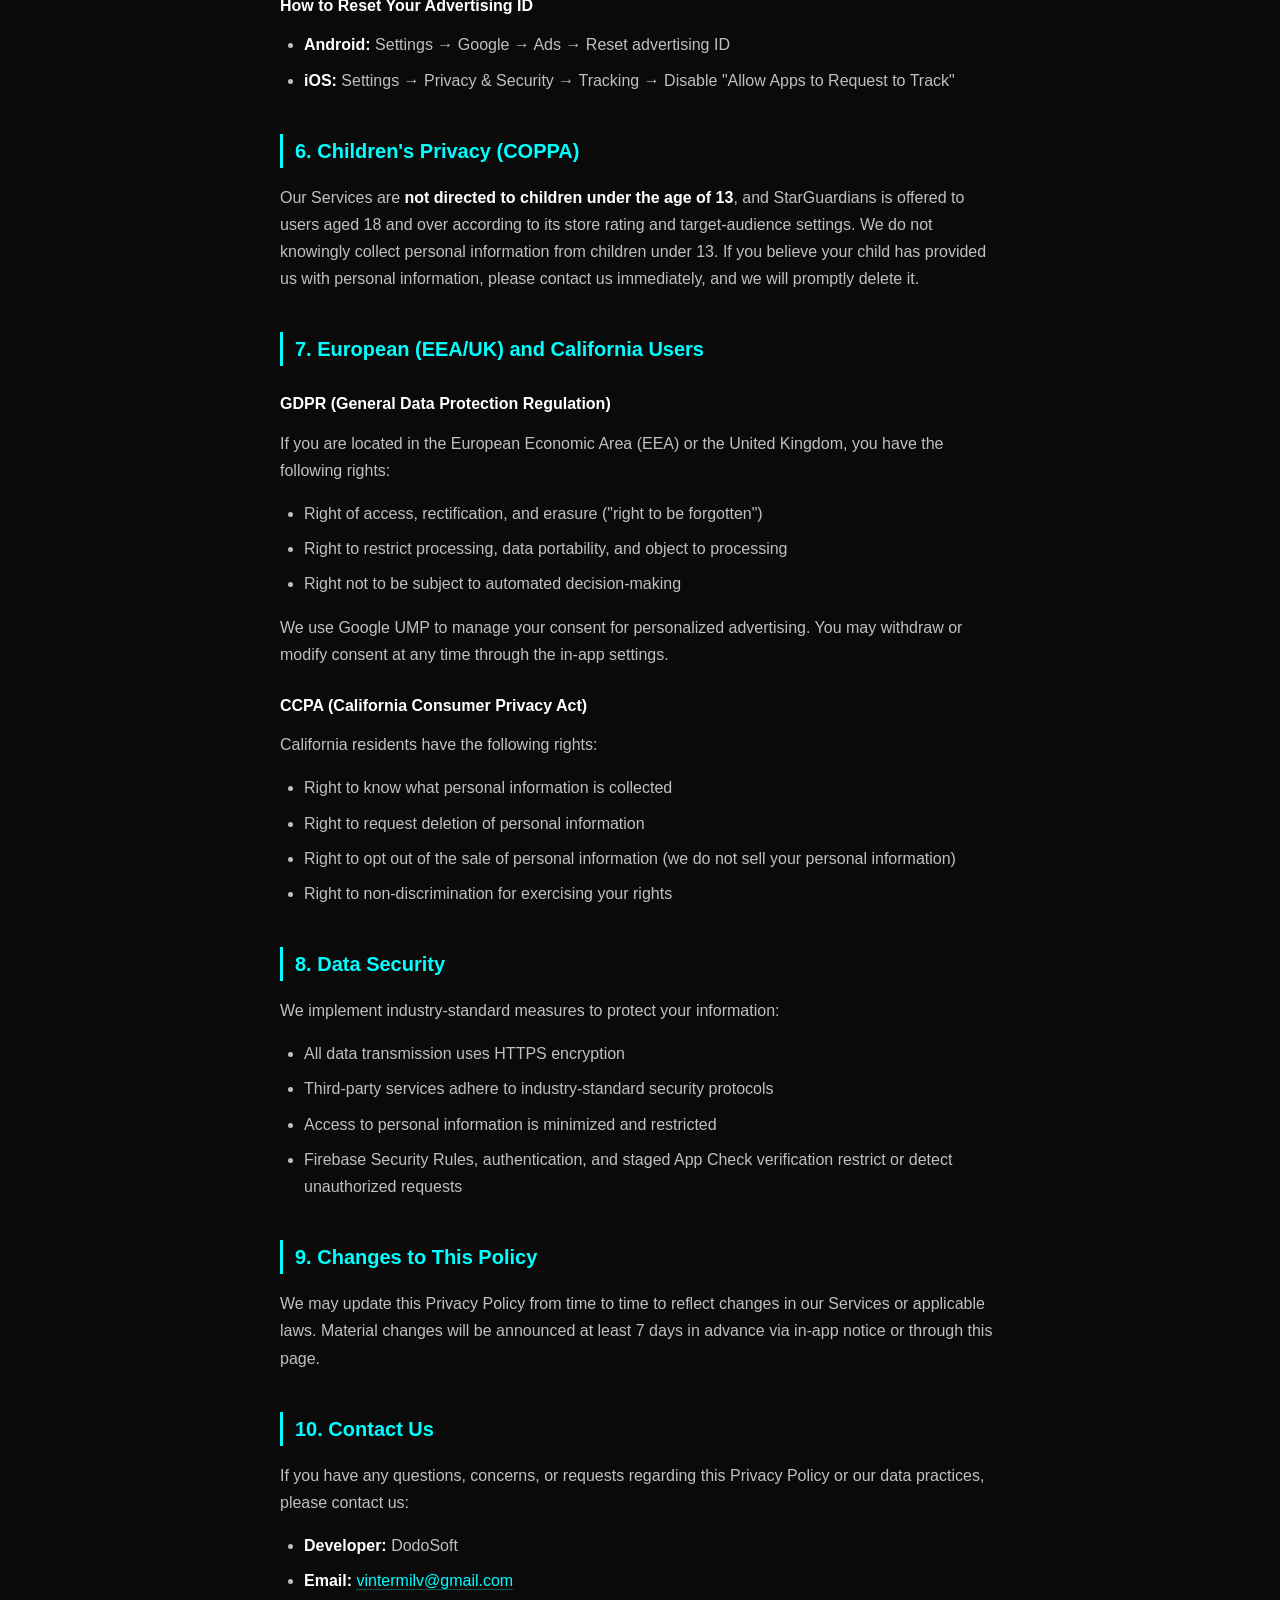
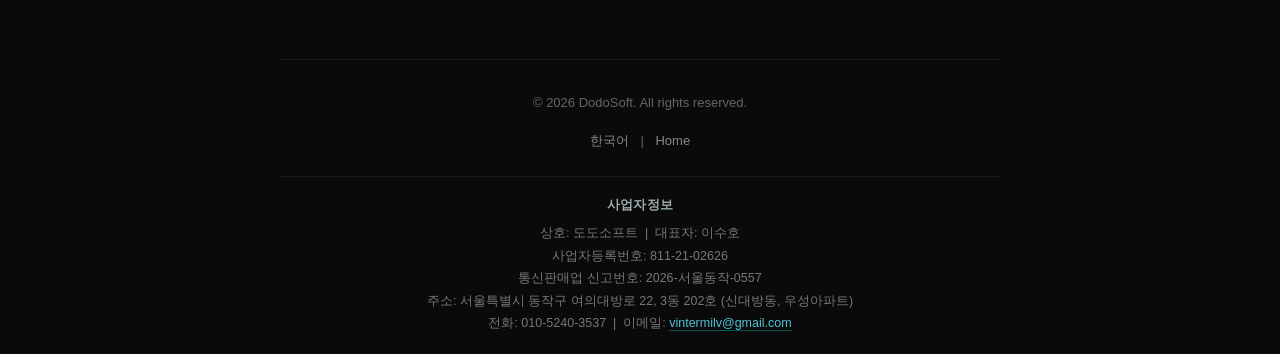
<file: privacy-policy/privacy-en.html>
<!DOCTYPE html>
<html lang="en">
<head>
<meta charset="UTF-8">
<meta name="viewport" content="width=device-width, initial-scale=1.0">
<title>Privacy Policy - DodoSoft</title>
<link rel="stylesheet" href="assets/style.css">
</head>
<body>
<div class="container">

<header class="site-header">
  <a href="./" class="logo">DODOSOFT</a>
  <div class="tagline">Privacy Policy</div>
</header>

<h1>Privacy Policy</h1>
<div class="updated">Last Updated: September 10, 2026</div>

<div class="info-box">
This Privacy Policy applies to all mobile games provided by DodoSoft ("we," "us," or "our"), including Neon Drop Arcade, Snackcade, StarGuardians, Mobility Maker, and any future titles (collectively, the "Services"). Some features described below (such as global leaderboards and analytics) apply only to certain titles; this is noted where relevant.
</div>

<p>We take your privacy seriously. This Privacy Policy explains what information we collect, how we use it, and how we protect it. By using our Services, you agree to the terms described below.</p>

<section id="mobility-maker">
<h2>Mobility Maker: game-specific privacy notice</h2>
<p>This notice applies to Mobility Maker version 1.1.9 and later builds with these features. It supplements the shared policy; account, purchase, leaderboard, and social features described for other games do not apply to Mobility Maker.</p>
<ul>
  <li><strong>Offline play and local records:</strong> Vehicle designs, discovered parts, progress, personal best times, settings, and ad-reward/frequency records stay on the device. There is no player account, cloud game save, in-app purchase, or public leaderboard. Removing the app or clearing its storage may remove these records.</li>
  <li><strong>Advertising and location:</strong> AdMob and Google UMP handle applicable advertising privacy choices. Google advertising services may process IP addresses (including an inferred general region), app/ad interactions, diagnostics, and device identifiers. Test ads also contact Google. The game does not request either approximate or precise device-location permission and does not use device location APIs. IP-based regional estimation is separate from device-location permission.</li>
  <li><strong>Optional measurement:</strong> Firebase Analytics and Firebase Crashlytics are separate choices, both initially off, available in Settings → Data options. Analytics, when enabled, handles app/session and device information, app-instance identifiers, and ad impressions, revenue, completion, and reward-delivery events. We do not attach player names, vehicle design names, exact travel routes, or custom account IDs, and Analytics advertising personalization is disabled. Turning Analytics off stops future collection and resets its local analytics data. Crashlytics, when enabled, sends crash/exception reports and app/device diagnostics; it may keep pending reports locally while automatic reporting is off and send them when enabled. Turning reporting off stops automatic upload. Neither switch retracts reports already received by Google. Provider retention and deletion controls are described in the linked Google and Firebase policies. Advertising consent is managed separately.</li>
  <li><strong>Gameplay videos:</strong> A bounded, recent gameplay and game-audio buffer supports video replays on the device; it does not record the microphone. Players choose manual saving or automatic saving in video settings. Saving a video may request the operating system's photo/media permission. On iOS, saving requests add-only Photos access; sharing or deleting an app-saved video may request read/write Photos access. The game keeps a reference to its own saved videos and does not upload the photo library to DodoSoft. Sharing opens the system share sheet, and only the video and destination selected by the player are shared. Destination services apply their own policies. Saved Photos/media files remain after app deletion unless separately deleted, and operating-system photo backup may copy them under the user's device settings.</li>
</ul>
</section>

<h2>1. Information We Collect</h2>
<p>To provide and improve our Services, we collect the following types of information:</p>
<ul>
  <li><strong>Advertising, App, and Device Identifiers:</strong> Google Advertising ID (AAID), Apple Identifier for Advertisers (IDFA, when tracking is permitted), Firebase app-instance identifiers, Unity installation and session identifiers (StarGuardians only), and similar identifiers</li>
  <li><strong>Device Information:</strong> Device model, operating system version, system language, country code, screen resolution, and app version</li>
  <li><strong>App Usage and Game Activity:</strong> App launches and sessions, screen and feature interactions, play time, level progress, game over, item usage, purchase-related events, and other events automatically collected by an SDK or sent by the app</li>
  <li><strong>Crash Logs and Diagnostics:</strong> Crash and error information, SDK and network diagnostics, performance, and other app-stability data</li>
  <li><strong>Approximate Location:</strong> Country- or region-level location inferred from an IP address or country code; we do not collect precise location</li>
  <li><strong>Account Identifier and Account Information (Snackcade, StarGuardians):</strong> A Firebase Authentication user ID (uid) is generated automatically on first launch. If you optionally link a Google or Apple account in StarGuardians, the provider identifier and any name, email address, or display name supplied by that provider may be processed for authentication. The app displays email addresses in masked form.</li>
  <li><strong>Auto-Generated Display Name (Snackcade only):</strong> A randomly generated nickname (e.g., "Player1234") derived from the anonymous uid, used only for global leaderboard display. No user input is collected.</li>
  <li><strong>Game Score Data (Snackcade only):</strong> Highest score per game, timestamp of submission, and the auto-generated display name, stored on Firebase Realtime Database for global leaderboard purposes.</li>
  <li><strong>TikTok Game Measurement Data (Snackcade Android, only after separate explicit opt-in):</strong> If you directly enable this choice in Settings, the app may send TikTok Business app install and launch events, game identifier, game start and completion, score, play duration in seconds, and pseudonymous event IDs scoped to the installation, session, and game run. The TikTok App Events SDK may automatically attach a TikTok pseudonymous identifier; IP address, network type and user agent; language and locale; operating-system and device model; screen size and density; app name, version, package and installer source; Google Play install referrer; and SDK diagnostic context. Android advertising-ID collection is disabled. This integration does not send your name, email, Firebase uid, purchase or payment information, screen text, buttons, resource names, or ad-revenue events.</li>
  <li><strong>Profile and Social Information (StarGuardians only):</strong> We process a nickname, public player ID and friend code, selected profile card, avatar, frame and cosmetics, friend requests, friend and block relationships, clan name, emblem, notice, role, contribution and join requests, and card-trade offers, status and audit records. Items you choose or expect to make visible for a feature, such as your nickname, public ID, profile cosmetics and clan information, are shown to other users of that feature. Your email and sign-in-provider ID are not shown on social screens.</li>
  <li><strong>Search Information (StarGuardians only):</strong> A nickname, friend code, or clan-name query you enter to find a friend or clan is transmitted temporarily to the server. The current game server does not persist or log the raw query.</li>
  <li><strong>Roster, Save, Ranking, and Game Activity Data (StarGuardians only):</strong> Owned cards, decks and deck names, currency balances, stage, mission, attendance and tutorial progress, gacha, rewards and mail, PvP and clan-war results, and season scores are stored on Firebase Cloud Firestore under your uid.</li>
  <li><strong>In-App Purchase Records (StarGuardians only):</strong> Product IDs, purchase history, receipts, purchase tokens, order or transaction IDs, and purchase status are processed for purchase, restoration, refunds, and duplicate-grant prevention. Payments are handled by Google Play or the App Store; we do not collect or store payment card details.</li>
  <li><strong>Coupon, Ad Reward, and Security Data (StarGuardians only):</strong> Coupon campaign, reward and redemption time, ad transaction IDs, request timestamps, App Check and Play Integrity status, and rate-limit, idempotency and security-audit records are processed to prevent duplicate rewards and automated abuse. The raw coupon code you enter is not stored or logged; a normalized hash is used for lookup. For rewarded-ad server-side verification (SSV), your pseudonymous Firebase uid is sent to Google AdMob as <code>user_id</code> and is included in the verification callback.</li>
  <li><strong>Consent and Preferences (StarGuardians only):</strong> We may process the accepted version and timestamp of the required Terms and Privacy Policy, optional marketing consent, advertising-privacy choices, language, and game settings. Required-consent version and time and marketing consent may be stored in the cloud with the account save.</li>
  <li><strong>Support and Deletion Request Information:</strong> When you voluntarily email a support or account-deletion request, we may use the sender email address, message and attachments, platform, app version, nickname or friend code, sign-in provider, approximate last-login time, and the minimum relevant purchase identifier to respond and verify the request. Never send a password, login token, original identity document, or full payment credentials.</li>
  <li><strong>Retired Auction Records (StarGuardians only):</strong> The auction feature is retired and accepts no new listings or bids. Historical listing, bid, settlement, refund, asset-recovery, and anti-abuse audit records may be processed only for deletion, pseudonymization, or applicable retention.</li>
</ul>
<p><strong>StarGuardians Android analytics notice:</strong> The Android app includes Firebase Analytics SDK. Without a separate in-game analytics action, it may automatically process app-instance identifiers, first-open, app-launch, session, lifecycle, screen and purchase-related automatic events, app and device information, IP-derived approximate location, and an advertising identifier when available. Unity IAP Insights may also send purchase and transaction events, Unity installation, session and device identifiers, device and country information, and crash, diagnostic and performance information to Unity to operate the purchase feature.</p>
<p>We do <strong>not</strong> collect or store your sign-in password, payment card number, or government identification number. If you link Google or Apple, we may process the provider identifier and the email or display name described above.</p>

<h2>2. How We Use Information</h2>
<ul>
  <li>To provide advertising services and display relevant ads</li>
  <li>To improve our Services and user experience</li>
  <li>To fix bugs and maintain app stability</li>
  <li>To analyze usage statistics</li>
  <li>When you separately opt in, to measure and attribute TikTok advertising performance and optimize campaigns for Snackcade Android</li>
  <li>To operate global leaderboards and display rankings (Snackcade only)</li>
  <li>To authenticate accounts and operate cloud save, profiles, friends, clans, card trades, PvP, and clan wars (StarGuardians only)</li>
  <li>To verify purchases, grant rewards, prevent duplicate payment or abuse, and resolve disputes (StarGuardians only)</li>
  <li>To validate coupons, enforce per-account redemption limits, and grant server-authoritative rewards (StarGuardians only)</li>
  <li>To record required consent, apply optional marketing and advertising-privacy choices, and meet compliance duties (StarGuardians only)</li>
  <li>To respond to support, bug, purchase and account inquiries, verify deletion requests, and report the result</li>
  <li>To recover residual assets and handle refunds, disputes, and anti-abuse audits for the retired auction feature (StarGuardians only)</li>
</ul>

<h2>3. Third-Party Services</h2>
<p>We use the following third-party services, which may receive some of your information:</p>

<table>
  <thead>
    <tr>
      <th>Third Party</th>
      <th>Purpose</th>
      <th>Data Processed</th>
    </tr>
  </thead>
  <tbody>
    <tr>
      <td>Google AdMob</td>
      <td>Advertising, rewarded-ad SSV, advertising analytics, and fraud prevention</td>
      <td>Advertising and device identifiers, IP-derived approximate location, device and app information, ad and app interactions, and diagnostics. For a StarGuardians rewarded ad, the ad transaction ID and Firebase uid are also processed as SSV <code>user_id</code>.</td>
    </tr>
    <tr>
      <td>Google UMP (User Messaging Platform)</td>
      <td>Consent management</td>
      <td>Consent status</td>
    </tr>
    <tr>
      <td>TikTok for Business App Events SDK (Snackcade Android, only after separate explicit opt-in)</td>
      <td>Advertising measurement, attribution, and campaign optimization for app install, launch, game start, and game completion</td>
      <td><code>InstallApp</code>, <code>LaunchAPP</code>, <code>game_start</code>, and <code>game_complete</code> events; game identifier; score; play duration in seconds; pseudonymous installation, session and run event IDs; TikTok pseudonymous identifier; IP address, network type and user agent; language and locale; OS, device model and screen information; app, installer source, Google Play install referrer and SDK diagnostic information. Android advertising-ID collection, automatic purchase, ad-revenue, two-day-retention, and enhanced screen, text, and resource collection are disabled.</td>
    </tr>
    <tr>
      <td>Google Play Services / Play Integrity (StarGuardians Android)</td>
      <td>App distribution and updates, app and device integrity, and fraud prevention</td>
      <td>Device and app metadata, license status, request hash or nonce, and Play Integrity token and verdict. We do not receive an installed-app list.</td>
    </tr>
    <tr>
      <td>Firebase Analytics (Snackcade, StarGuardians; Android 23.2.0)</td>
      <td>Automatic usage analytics and app stability and feature improvement</td>
      <td>App-launch, first-open, session, lifecycle, screen and purchase-related automatic events; app and device information; app-instance and advertising identifiers; and IP-derived approximate location. Automatic collection is enabled in StarGuardians Build 63.</td>
    </tr>
    <tr>
      <td>Firebase Authentication (Snackcade, StarGuardians)</td>
      <td>Anonymous sign-in and optional Google/Apple account linking</td>
      <td>uid, provider identifier, and provider-supplied email or display name</td>
    </tr>
    <tr>
      <td>Firebase Realtime Database (Snackcade only)</td>
      <td>Global leaderboards</td>
      <td>Auto-generated display name, score, timestamp, uid</td>
    </tr>
    <tr>
      <td>Firebase Crashlytics (Snackcade only)</td>
      <td>Crash reporting</td>
      <td>Crash logs, device info, app version</td>
    </tr>
    <tr>
      <td>Firebase Cloud Firestore / Cloud Functions / App Check (StarGuardians only)</td>
      <td>Cloud save, economy ledger, profile, friends, clans, trades, PvP, clan wars, coupon, purchase and ad-reward verification, and security</td>
      <td>uid; nickname, public ID, friend code and profile cosmetics; friend and block social graph; clan, notice, contribution and join requests; card trades; consent status; progress, inventory, balances, PvP, coupon, purchase and ad-reward records; network and request-verification data; and historical audits for the retired auction feature</td>
    </tr>
    <tr>
      <td>Google Play Billing / Apple App Store (StarGuardians only)</td>
      <td>In-app payment and receipt verification</td>
      <td>Product ID, transaction ID, purchase token or receipt, and purchase status</td>
    </tr>
    <tr>
      <td>Unity IAP 5.4 or later (StarGuardians only)</td>
      <td>Product retrieval, purchase, restoration, IAP Insights, and payment-function diagnostics</td>
      <td>Purchase history and product and transaction events; personal, Unity installation, session and device identifiers; device and app information; country-level approximate location; email and advertising identifiers that may be processed under Unity's SDK disclosure; and crash, diagnostic, and other app-performance information</td>
    </tr>
    <tr>
      <td>Google Cloud Logging (StarGuardians only)</td>
      <td>Server operations, incident diagnosis, security, and abuse investigation</td>
      <td>Request time, function and result, errors, network and request metadata, and limited account or transaction identifiers needed for security investigation</td>
    </tr>
  </tbody>
</table>

<p>In StarGuardians friend, clan, and card-trade features, a nickname, public player ID or friend code, profile cosmetics, clan name, emblem, notice, role and contribution, and trade status that you choose or expect to make visible may be shown to the counterparty or clan members. These features do not expose your sign-in email, authentication-provider ID, or payment information to other users.</p>

<p>Privacy policies of these third parties are available at:</p>
<ul>
  <li>Google: <a href="https://policies.google.com/privacy" target="_blank" rel="noopener">https://policies.google.com/privacy</a></li>
  <li>AdMob: <a href="https://support.google.com/admob/answer/6128543" target="_blank" rel="noopener">https://support.google.com/admob/answer/6128543</a></li>
  <li>Firebase: <a href="https://firebase.google.com/support/privacy" target="_blank" rel="noopener">https://firebase.google.com/support/privacy</a></li>
  <li>Firebase Analytics data disclosure: <a href="https://support.google.com/analytics/answer/11582702" target="_blank" rel="noopener">https://support.google.com/analytics/answer/11582702</a></li>
  <li>TikTok for Business Privacy and Cookies Policy: <a href="https://ads.tiktok.com/i18n/official/policy/privacy" target="_blank" rel="noopener">https://ads.tiktok.com/i18n/official/policy/privacy</a></li>
  <li>TikTok App Events SDK information: <a href="https://ads.tiktok.com/help/article/about-the-tiktok-app-events-sdk?lang=en" target="_blank" rel="noopener">https://ads.tiktok.com/help/article/about-the-tiktok-app-events-sdk?lang=en</a></li>
  <li>Unity IAP: <a href="https://docs.unity.com/en-us/iap/privacy-and-consent/overview" target="_blank" rel="noopener">https://docs.unity.com/en-us/iap/privacy-and-consent/overview</a></li>
  <li>Unity IAP Google Play Data safety: <a href="https://docs.unity.com/en-us/iap/privacy-and-consent/google-play-data-safety" target="_blank" rel="noopener">https://docs.unity.com/en-us/iap/privacy-and-consent/google-play-data-safety</a></li>
  <li>Unity Privacy Policy: <a href="https://unity.com/legal/privacy-policy" target="_blank" rel="noopener">https://unity.com/legal/privacy-policy</a></li>
  <li>Google Cloud: <a href="https://cloud.google.com/terms/cloud-privacy-notice" target="_blank" rel="noopener">https://cloud.google.com/terms/cloud-privacy-notice</a></li>
</ul>

<h2>4. Data Retention and Deletion</h2>
<p>We retain collected information only as long as necessary to provide the Services. Specifically:</p>
<ul>
  <li>Local game records (settings, preferences, etc.) are stored locally on your device (PlayerPrefs) and are deleted when you uninstall the app</li>
  <li>Global leaderboard data (Snackcade only): Score data is retained on Firebase Realtime Database to maintain global rankings. Upon deletion request, all records associated with your anonymous uid will be permanently removed.</li>
  <li>StarGuardians account and ordinary game data: Retained while the service is used. Following in-app account deletion or a verified external request, we delete the Firebase Authentication account and Google/Apple linkage; nickname, public ID, friend code and profile cosmetics; cloud save, inventory, balances, progress, consent status, mail, rewards and coupon redemptions; friend, request and block relationships; clan membership, role, contribution and join requests; card trades; and direct account linkage in PvP and clan-war data, or remove the account from those relationships. For an Apple-linked account, in-app deletion first performs Apple verification and token revocation.</li>
  <li>Retired auction data: Auctions no longer accept new user activity. We delete or cancel residual listings created by the deleted account and remove direct uid links from historical listings, while returning escrowed assets belonging to surviving users. Only the minimum historical audit ledger needed for asset recovery, disputes and abuse prevention may remain pseudonymized under the rules below.</li>
  <li>StarGuardians minimum transaction and security ledgers: We may retain the minimum fields required for refunds and accounting, prevention of duplicate purchase or ad-reward grants, retired-auction asset recovery, and abuse prevention. These records include purchase and rejected-receipt ledgers, AdMob SSV transactions, and historical auction audit and bid records. At account deletion, the plaintext uid is removed and replaced with a domain-separated, one-way SHA-256 marker; access is restricted and the ledgers are kept separate from ordinary game data.</li>
  <li>StarGuardians deletion-blocking marker: To prevent a still-valid authentication token or delayed ad callback from recreating wallet or reward data, we retain only the one-way uid hash described above, deletion status, and processing timestamps, without the plaintext uid. Transaction and security ledgers and this marker are used only while their purpose or a legal retention basis continues. Because the applicable purpose and obligation may differ by case, no single fixed period applies. You may contact us to ask about current retention status or request a further deletion review.</li>
  <li>Contract, cancellation, payment, and digital-goods supply records: retained separately for 5 years where required by Korean e-commerce law</li>
  <li>Consumer complaint or dispute records: retained separately for 3 years where required by law</li>
  <li>Display and advertising records: retained separately for 6 months where required by law</li>
  <li>Support and deletion-request data: We keep the sender email address, request and attachments, and minimum verification information until we complete and report the request, then delete them without undue delay. If the communication is a consumer complaint or dispute record, it may be retained separately for up to three years where required by law.</li>
  <li>Advertising and analytics data is retained according to the applicable Google AdMob and Firebase Analytics settings and provider policies. Automatically generated app-instance and advertising identifiers may not always be directly linked to a Firebase uid, so the identifiable and deletable scope depends on the identifiers supplied by the requester and provider functionality.</li>
  <li>TikTok game measurement data (Snackcade Android): The consent choice is stored on the device and is removed when the app is uninstalled. Events sent after opt-in are handled under TikTok for Business settings, retention, and deletion policies. We do not separately store these events on our server linked to a Firebase uid. You can immediately stop future transmission at any time through <strong>Settings → Privacy &amp; Consent → Allow TikTok game measurement</strong>.</li>
  <li>Third-party diagnostic and service logs: Firebase Crashlytics (Snackcade) and Unity IAP service logs follow each provider's retention and deletion process. Unity states a general 90-day retention period for IAP service logs; retention of other purchase and Insights data may vary by purpose and Unity's role and policy. StarGuardians Google Cloud operational logs may remain for the project's configured retention period or while a continuing legal or security basis applies.</li>
</ul>
<p>Uninstalling the app removes local device data but may not automatically delete server account data. You can request server deletion in StarGuardians through <strong>Settings → Account Management → Delete Account</strong> or through our <a href="delete-account.html">StarGuardians Account and Data Deletion page</a>. The live Firebase Authentication user is deleted, although clearing the provider's backup systems may require additional time under Firebase's documented process. Unless you narrow the scope, a verified external deletion request covers account and game data under our control, a review of identifiable Firebase Analytics and Google Cloud log data, and routing of a Unity IAP processor-data deletion request. For Unity IAP processor data, we instruct Unity at <a href="mailto:unity-iap-contact@unity3d.com">unity-iap-contact@unity3d.com</a> using only the minimum transaction identifier and track the result. We also explain the provider privacy process for data Unity controls independently and for Google advertising-platform data. Transaction records required by law are separated from ordinary game data with restricted access and are deleted or de-identified after the applicable retention period.</p>

<h2>5. Your Rights</h2>
<p>You have the following rights regarding your personal information:</p>
<ul>
  <li>Access your personal information</li>
  <li>Correct inaccurate information</li>
  <li>Request deletion of your information (including leaderboard records)</li>
  <li>Object to or restrict processing</li>
  <li>Withdraw consent for personalized advertising (via in-app settings or device settings)</li>
  <li>Withdraw consent to TikTok game measurement for Snackcade Android at any time through in-app settings</li>
</ul>
<p>To exercise any of these rights, please email us at the address provided below.</p>
<p>For the StarGuardians deletion process and the exact deletion and retention scope, see our <a href="delete-account.html">Account and Data Deletion page</a>.</p>

<h3>How to Reset Your Advertising ID</h3>
<ul>
  <li><strong>Android:</strong> Settings → Google → Ads → Reset advertising ID</li>
  <li><strong>iOS:</strong> Settings → Privacy &amp; Security → Tracking → Disable "Allow Apps to Request to Track"</li>
</ul>

<h2>6. Children's Privacy (COPPA)</h2>
<p>Our Services are <strong>not directed to children under the age of 13</strong>, and StarGuardians is offered to users aged 18 and over according to its store rating and target-audience settings. We do not knowingly collect personal information from children under 13. If you believe your child has provided us with personal information, please contact us immediately, and we will promptly delete it.</p>

<h2>7. European (EEA/UK) and California Users</h2>

<h3>GDPR (General Data Protection Regulation)</h3>
<p>If you are located in the European Economic Area (EEA) or the United Kingdom, you have the following rights:</p>
<ul>
  <li>Right of access, rectification, and erasure ("right to be forgotten")</li>
  <li>Right to restrict processing, data portability, and object to processing</li>
  <li>Right not to be subject to automated decision-making</li>
</ul>
<p>We use Google UMP to manage your consent for personalized advertising. You may withdraw or modify consent at any time through the in-app settings.</p>

<h3>CCPA (California Consumer Privacy Act)</h3>
<p>California residents have the following rights:</p>
<ul>
  <li>Right to know what personal information is collected</li>
  <li>Right to request deletion of personal information</li>
  <li>Right to opt out of the sale of personal information (we do not sell your personal information)</li>
  <li>Right to non-discrimination for exercising your rights</li>
</ul>

<h2>8. Data Security</h2>
<p>We implement industry-standard measures to protect your information:</p>
<ul>
  <li>All data transmission uses HTTPS encryption</li>
  <li>Third-party services adhere to industry-standard security protocols</li>
  <li>Access to personal information is minimized and restricted</li>
  <li>Firebase Security Rules, authentication, and staged App Check verification restrict or detect unauthorized requests</li>
</ul>

<h2>9. Changes to This Policy</h2>
<p>We may update this Privacy Policy from time to time to reflect changes in our Services or applicable laws. Material changes will be announced at least 7 days in advance via in-app notice or through this page.</p>

<h2>10. Contact Us</h2>
<p>If you have any questions, concerns, or requests regarding this Privacy Policy or our data practices, please contact us:</p>
<ul>
  <li><strong>Developer:</strong> DodoSoft</li>
  <li><strong>Email:</strong> <a href="mailto:vintermilv@gmail.com">vintermilv@gmail.com</a></li>
</ul>

<footer class="site-footer">
  <p>&copy; 2026 DodoSoft. All rights reserved.</p>
  <div class="lang-switch">
    <a href="privacy-ko.html">한국어</a> |
    <a href="./">Home</a>
  </div>
  <div class="biz-info">
    <strong>사업자정보</strong>
    상호: 도도소프트 &nbsp;|&nbsp; 대표자: 이수호<br>
    사업자등록번호: 811-21-02626<br>
    통신판매업 신고번호: 2026-서울동작-0557<br>
    주소: 서울특별시 동작구 여의대방로 22, 3동 202호 (신대방동, 우성아파트)<br>
    전화: 010-5240-3537 &nbsp;|&nbsp; 이메일: <a href="mailto:vintermilv@gmail.com">vintermilv@gmail.com</a>
  </div>
</footer>

</div>
</body>
</html>
</file>
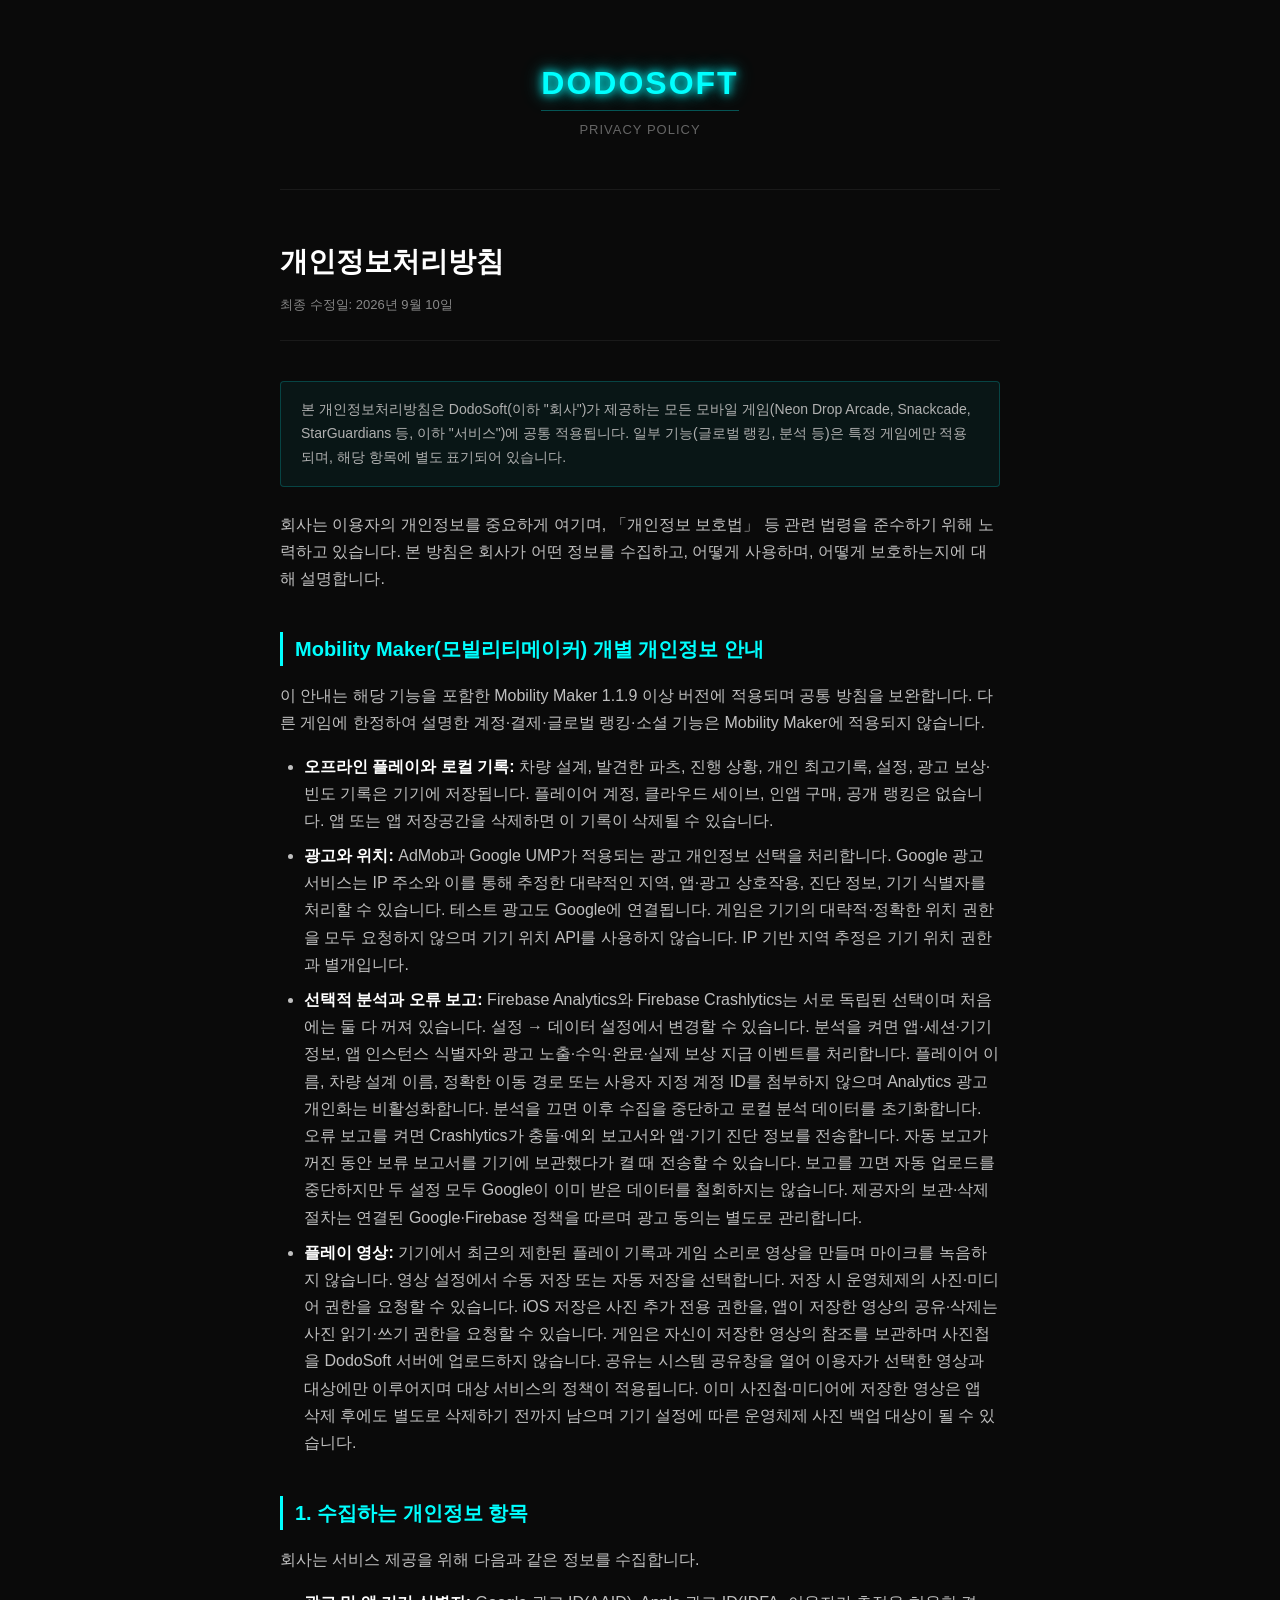
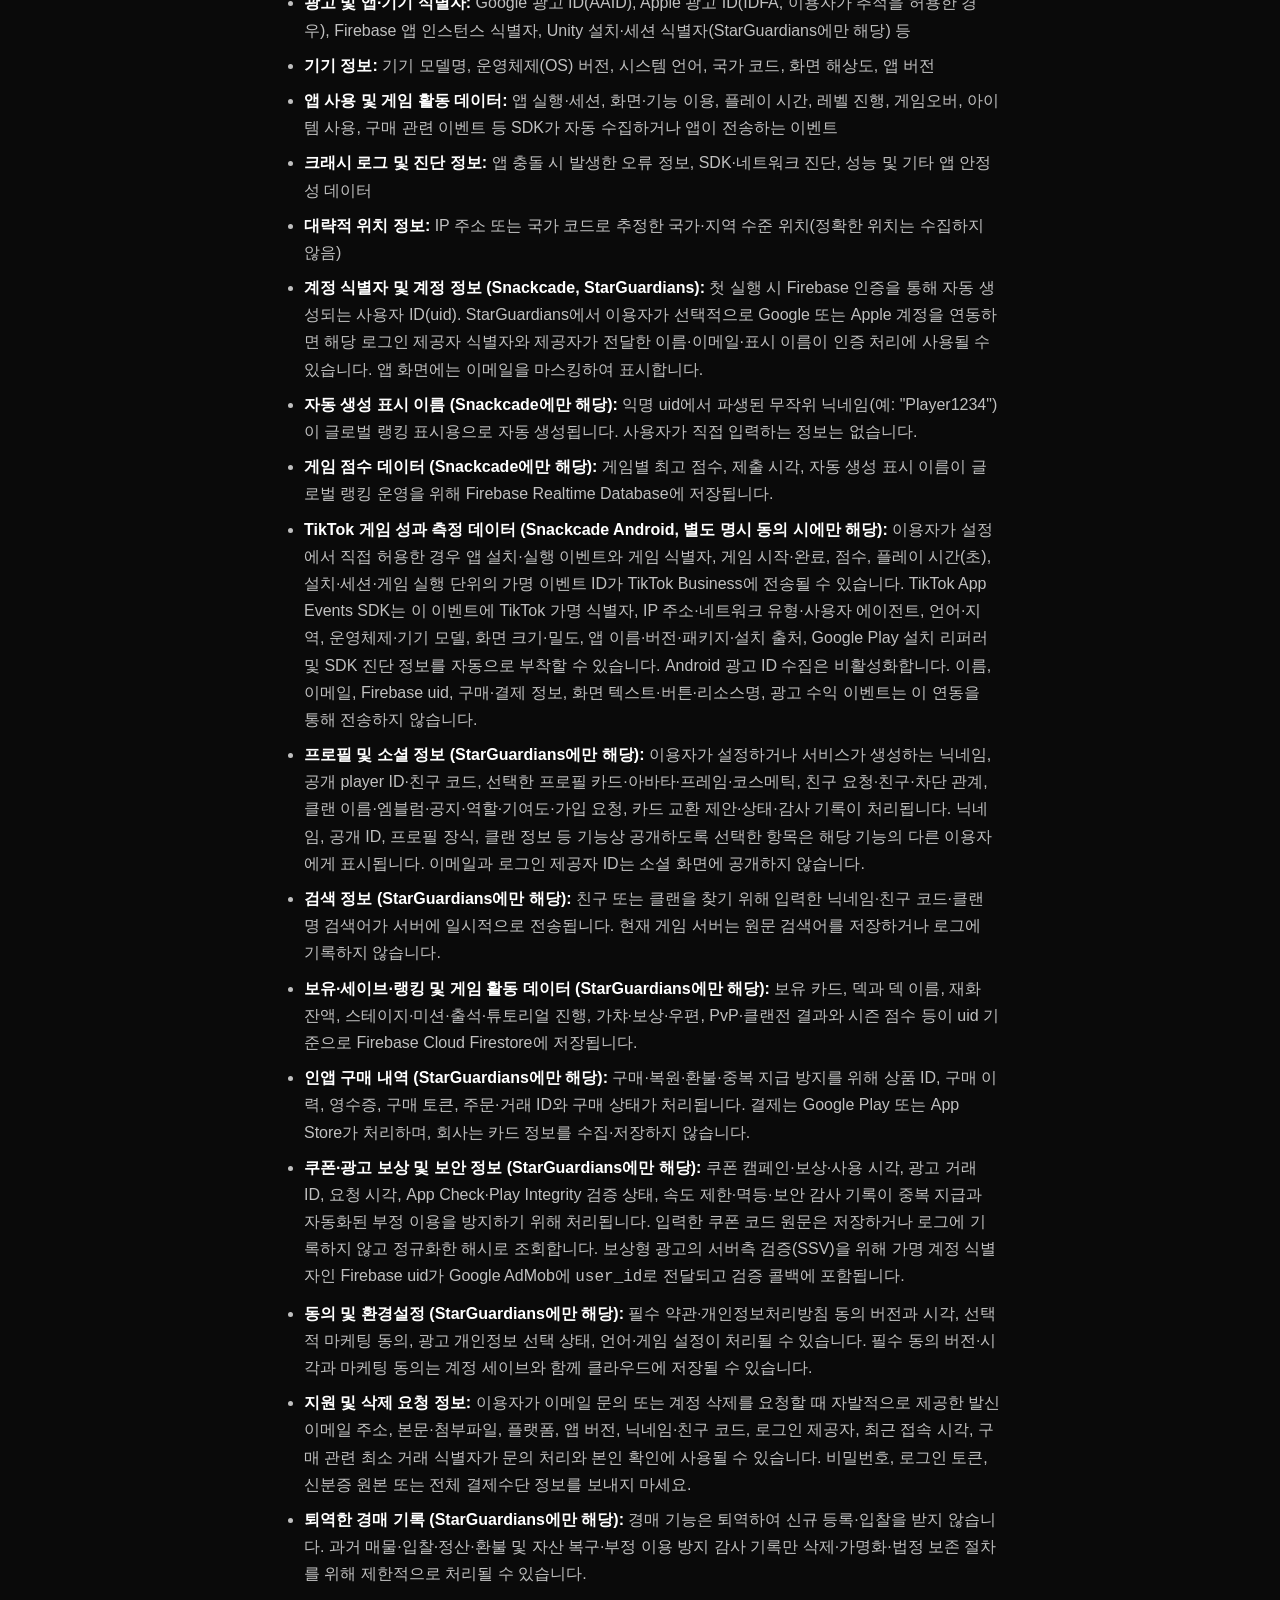
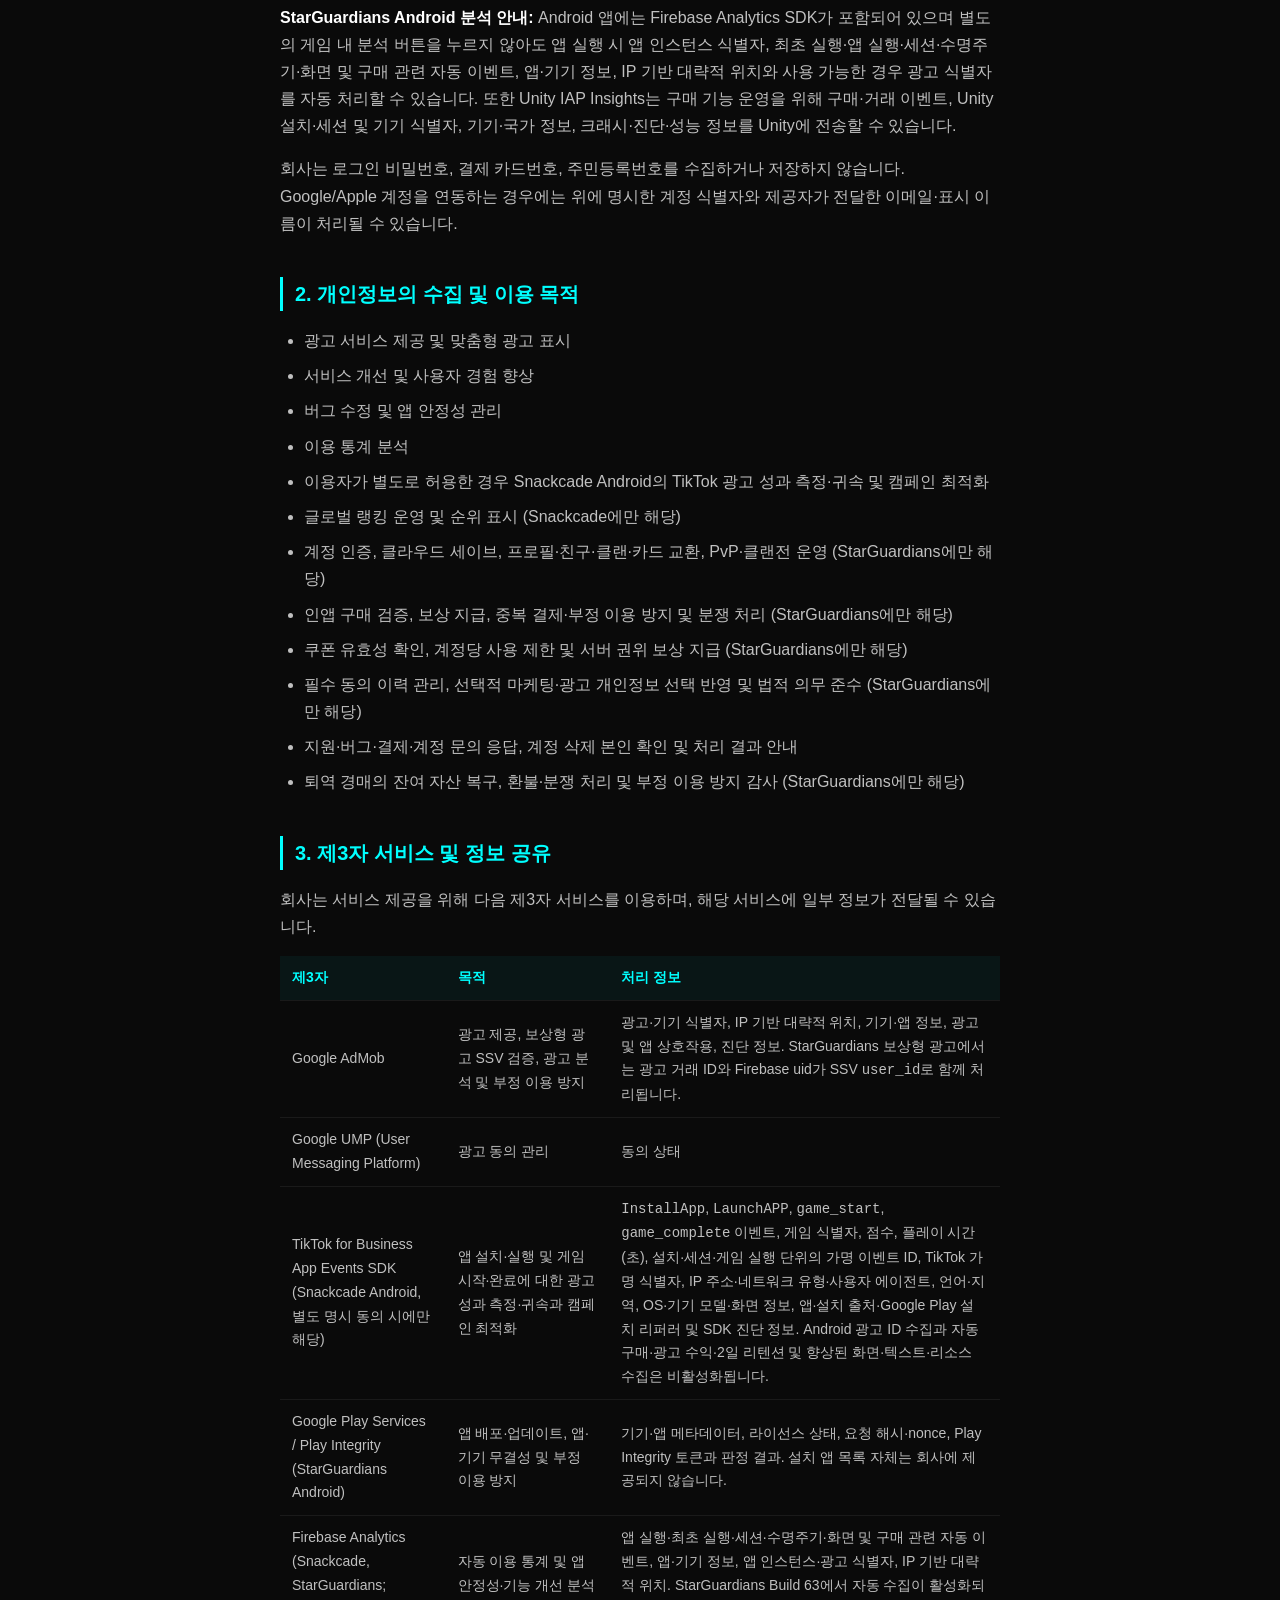
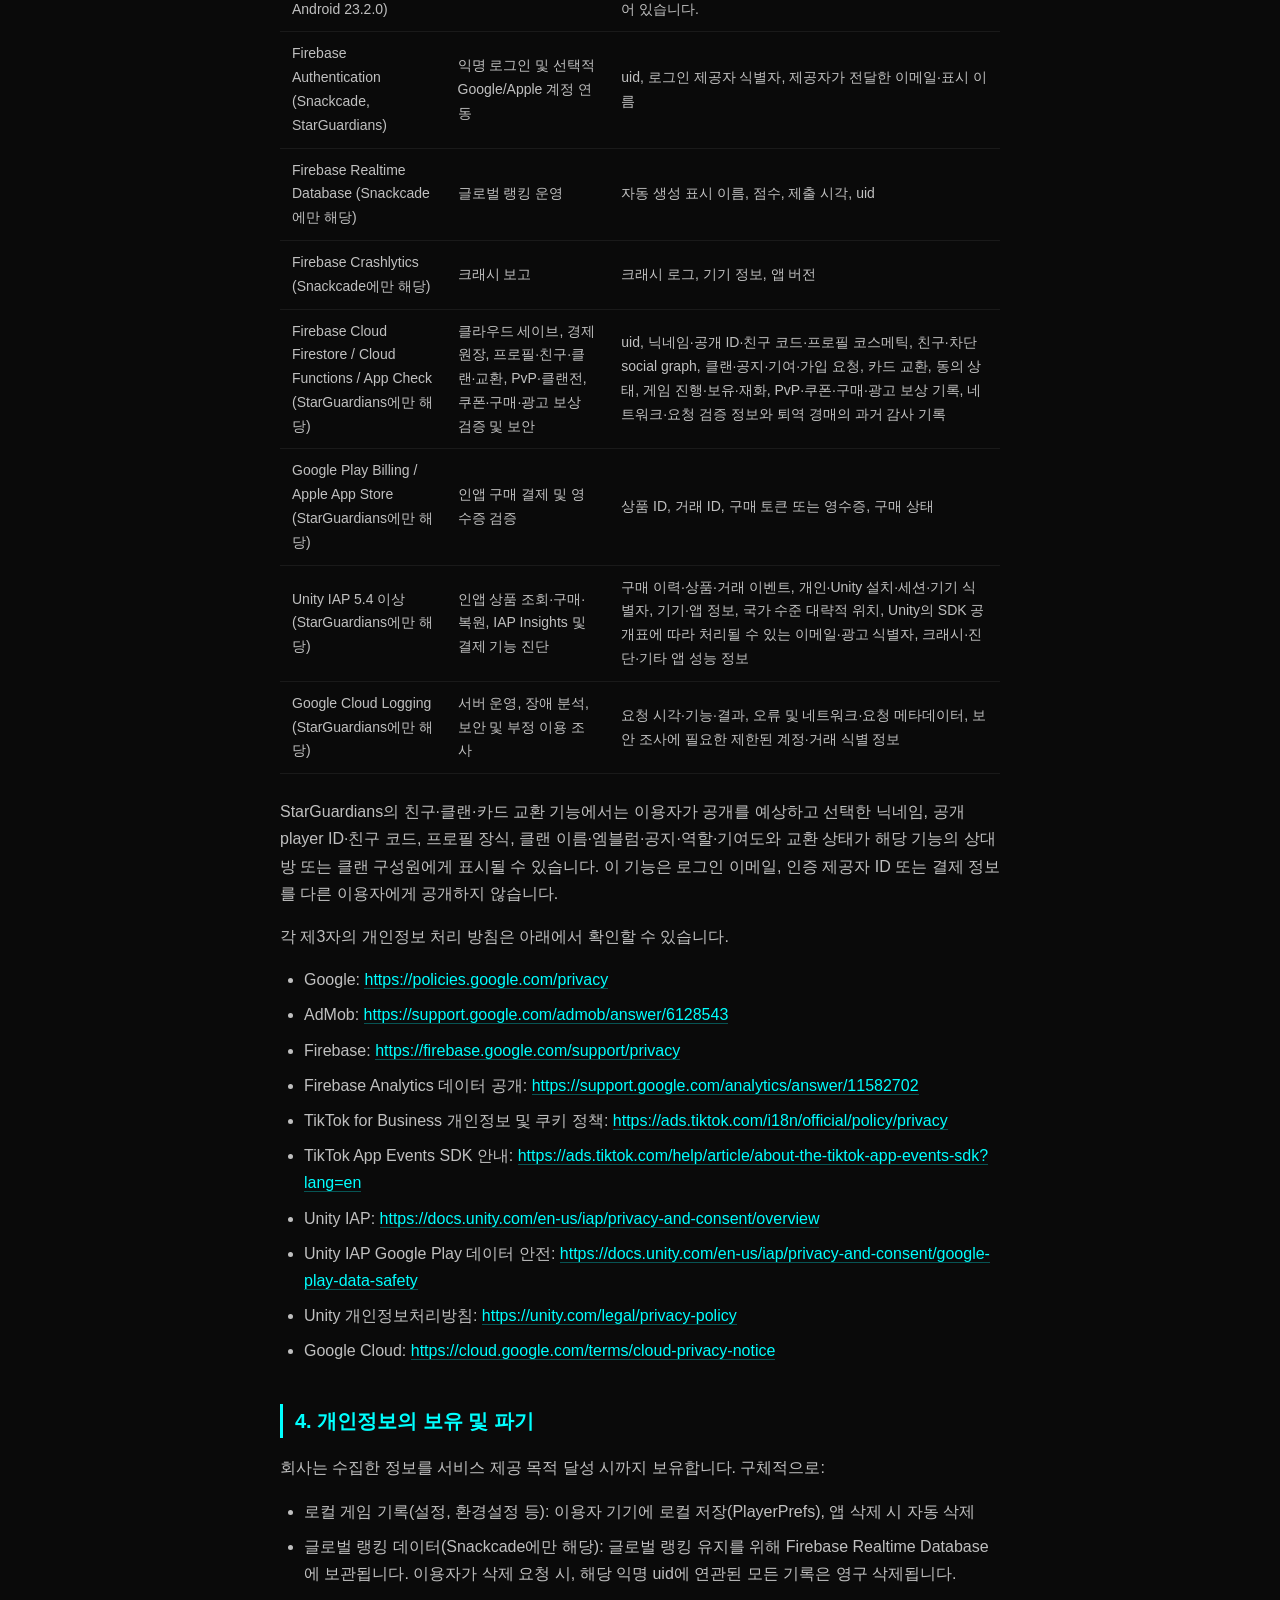
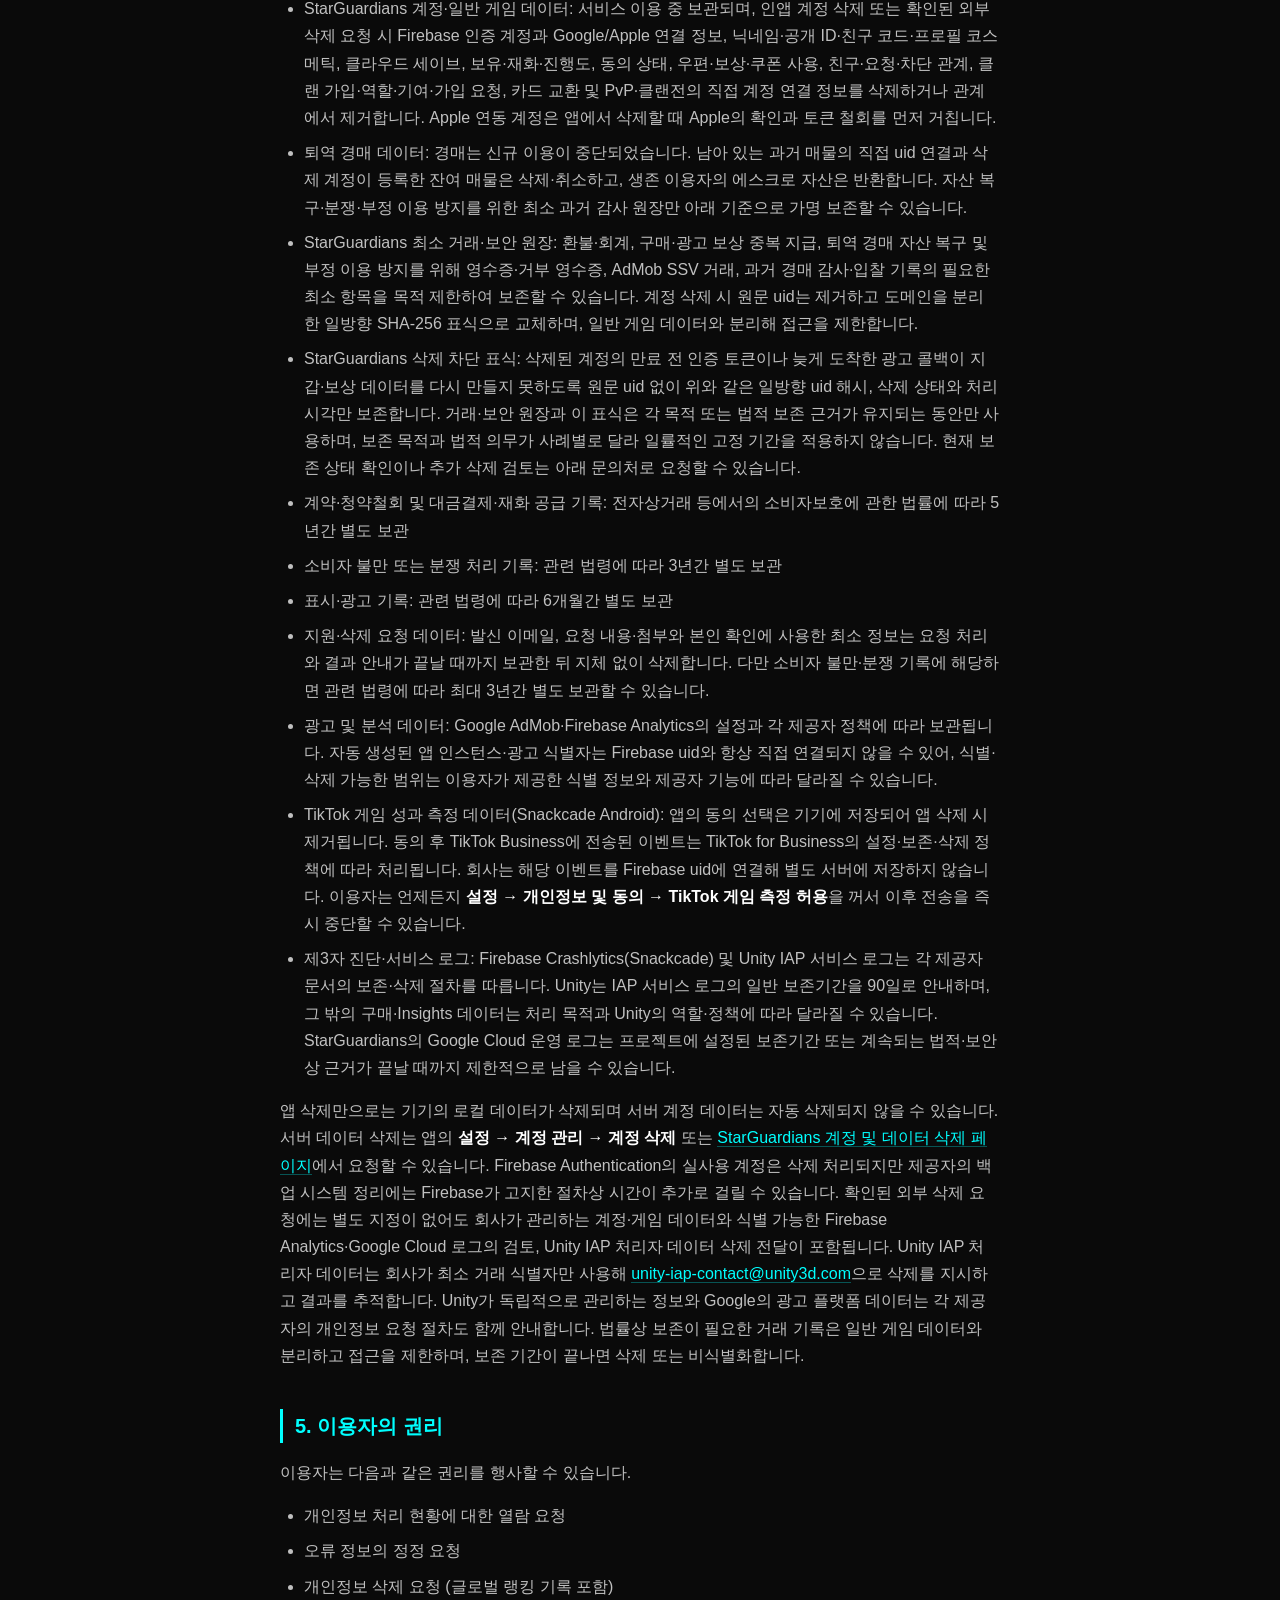
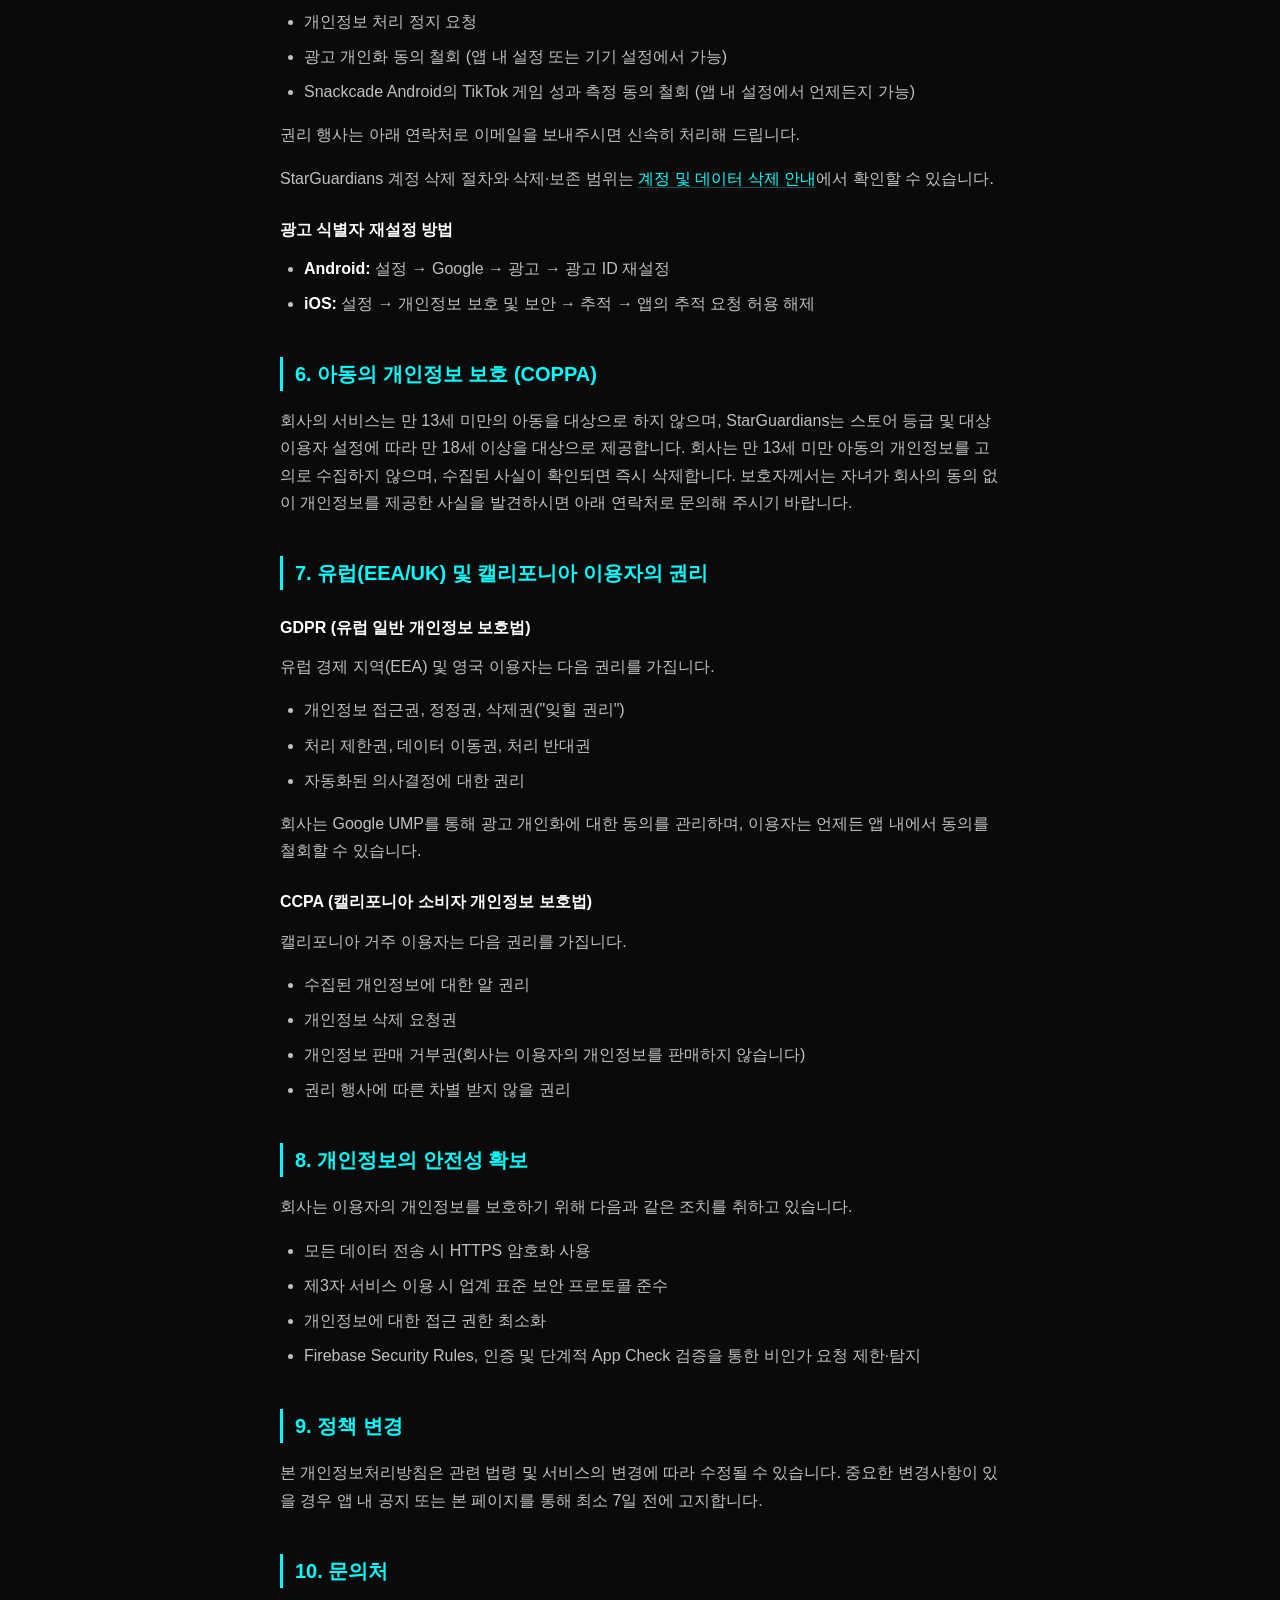
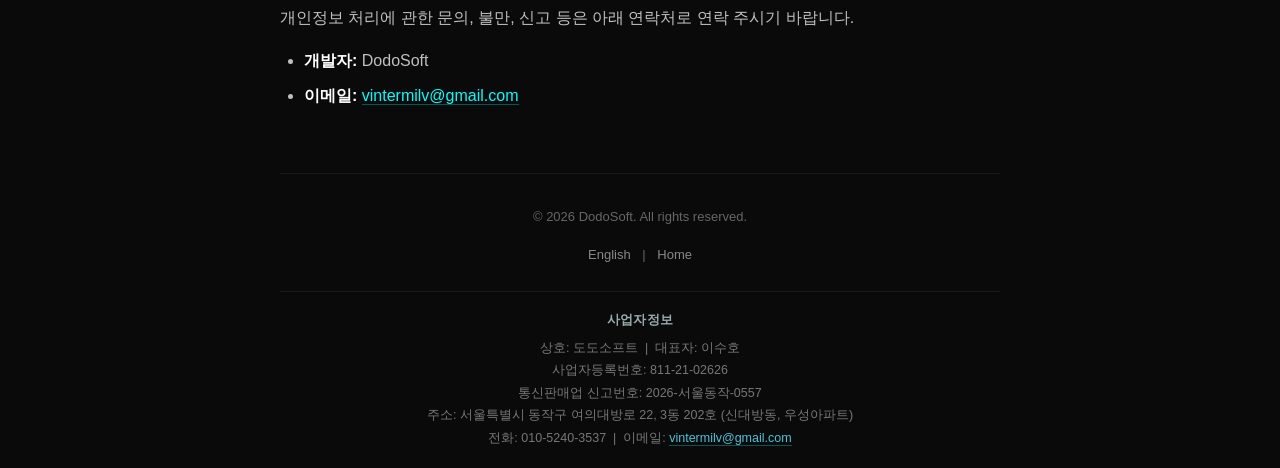
<file: privacy-policy/privacy-ko.html>
<!DOCTYPE html>
<html lang="ko">
<head>
<meta charset="UTF-8">
<meta name="viewport" content="width=device-width, initial-scale=1.0">
<title>개인정보처리방침 - DodoSoft</title>
<link rel="stylesheet" href="assets/style.css">
</head>
<body>
<div class="container">

<header class="site-header">
  <a href="./" class="logo">DODOSOFT</a>
  <div class="tagline">Privacy Policy</div>
</header>

<h1>개인정보처리방침</h1>
<div class="updated">최종 수정일: 2026년 9월 10일</div>

<div class="info-box">
본 개인정보처리방침은 DodoSoft(이하 "회사")가 제공하는 모든 모바일 게임(Neon Drop Arcade, Snackcade, StarGuardians 등, 이하 "서비스")에 공통 적용됩니다. 일부 기능(글로벌 랭킹, 분석 등)은 특정 게임에만 적용되며, 해당 항목에 별도 표기되어 있습니다.
</div>

<p>회사는 이용자의 개인정보를 중요하게 여기며, 「개인정보 보호법」 등 관련 법령을 준수하기 위해 노력하고 있습니다. 본 방침은 회사가 어떤 정보를 수집하고, 어떻게 사용하며, 어떻게 보호하는지에 대해 설명합니다.</p>

<section id="mobility-maker">
<h2>Mobility Maker(모빌리티메이커) 개별 개인정보 안내</h2>
<p>이 안내는 해당 기능을 포함한 Mobility Maker 1.1.9 이상 버전에 적용되며 공통 방침을 보완합니다. 다른 게임에 한정하여 설명한 계정·결제·글로벌 랭킹·소셜 기능은 Mobility Maker에 적용되지 않습니다.</p>
<ul>
  <li><strong>오프라인 플레이와 로컬 기록:</strong> 차량 설계, 발견한 파츠, 진행 상황, 개인 최고기록, 설정, 광고 보상·빈도 기록은 기기에 저장됩니다. 플레이어 계정, 클라우드 세이브, 인앱 구매, 공개 랭킹은 없습니다. 앱 또는 앱 저장공간을 삭제하면 이 기록이 삭제될 수 있습니다.</li>
  <li><strong>광고와 위치:</strong> AdMob과 Google UMP가 적용되는 광고 개인정보 선택을 처리합니다. Google 광고 서비스는 IP 주소와 이를 통해 추정한 대략적인 지역, 앱·광고 상호작용, 진단 정보, 기기 식별자를 처리할 수 있습니다. 테스트 광고도 Google에 연결됩니다. 게임은 기기의 대략적·정확한 위치 권한을 모두 요청하지 않으며 기기 위치 API를 사용하지 않습니다. IP 기반 지역 추정은 기기 위치 권한과 별개입니다.</li>
  <li><strong>선택적 분석과 오류 보고:</strong> Firebase Analytics와 Firebase Crashlytics는 서로 독립된 선택이며 처음에는 둘 다 꺼져 있습니다. 설정 → 데이터 설정에서 변경할 수 있습니다. 분석을 켜면 앱·세션·기기 정보, 앱 인스턴스 식별자와 광고 노출·수익·완료·실제 보상 지급 이벤트를 처리합니다. 플레이어 이름, 차량 설계 이름, 정확한 이동 경로 또는 사용자 지정 계정 ID를 첨부하지 않으며 Analytics 광고 개인화는 비활성화합니다. 분석을 끄면 이후 수집을 중단하고 로컬 분석 데이터를 초기화합니다. 오류 보고를 켜면 Crashlytics가 충돌·예외 보고서와 앱·기기 진단 정보를 전송합니다. 자동 보고가 꺼진 동안 보류 보고서를 기기에 보관했다가 켤 때 전송할 수 있습니다. 보고를 끄면 자동 업로드를 중단하지만 두 설정 모두 Google이 이미 받은 데이터를 철회하지는 않습니다. 제공자의 보관·삭제 절차는 연결된 Google·Firebase 정책을 따르며 광고 동의는 별도로 관리합니다.</li>
  <li><strong>플레이 영상:</strong> 기기에서 최근의 제한된 플레이 기록과 게임 소리로 영상을 만들며 마이크를 녹음하지 않습니다. 영상 설정에서 수동 저장 또는 자동 저장을 선택합니다. 저장 시 운영체제의 사진·미디어 권한을 요청할 수 있습니다. iOS 저장은 사진 추가 전용 권한을, 앱이 저장한 영상의 공유·삭제는 사진 읽기·쓰기 권한을 요청할 수 있습니다. 게임은 자신이 저장한 영상의 참조를 보관하며 사진첩을 DodoSoft 서버에 업로드하지 않습니다. 공유는 시스템 공유창을 열어 이용자가 선택한 영상과 대상에만 이루어지며 대상 서비스의 정책이 적용됩니다. 이미 사진첩·미디어에 저장한 영상은 앱 삭제 후에도 별도로 삭제하기 전까지 남으며 기기 설정에 따른 운영체제 사진 백업 대상이 될 수 있습니다.</li>
</ul>
</section>

<h2>1. 수집하는 개인정보 항목</h2>
<p>회사는 서비스 제공을 위해 다음과 같은 정보를 수집합니다.</p>
<ul>
  <li><strong>광고 및 앱·기기 식별자:</strong> Google 광고 ID(AAID), Apple 광고 ID(IDFA, 이용자가 추적을 허용한 경우), Firebase 앱 인스턴스 식별자, Unity 설치·세션 식별자(StarGuardians에만 해당) 등</li>
  <li><strong>기기 정보:</strong> 기기 모델명, 운영체제(OS) 버전, 시스템 언어, 국가 코드, 화면 해상도, 앱 버전</li>
  <li><strong>앱 사용 및 게임 활동 데이터:</strong> 앱 실행·세션, 화면·기능 이용, 플레이 시간, 레벨 진행, 게임오버, 아이템 사용, 구매 관련 이벤트 등 SDK가 자동 수집하거나 앱이 전송하는 이벤트</li>
  <li><strong>크래시 로그 및 진단 정보:</strong> 앱 충돌 시 발생한 오류 정보, SDK·네트워크 진단, 성능 및 기타 앱 안정성 데이터</li>
  <li><strong>대략적 위치 정보:</strong> IP 주소 또는 국가 코드로 추정한 국가·지역 수준 위치(정확한 위치는 수집하지 않음)</li>
  <li><strong>계정 식별자 및 계정 정보 (Snackcade, StarGuardians):</strong> 첫 실행 시 Firebase 인증을 통해 자동 생성되는 사용자 ID(uid). StarGuardians에서 이용자가 선택적으로 Google 또는 Apple 계정을 연동하면 해당 로그인 제공자 식별자와 제공자가 전달한 이름·이메일·표시 이름이 인증 처리에 사용될 수 있습니다. 앱 화면에는 이메일을 마스킹하여 표시합니다.</li>
  <li><strong>자동 생성 표시 이름 (Snackcade에만 해당):</strong> 익명 uid에서 파생된 무작위 닉네임(예: "Player1234")이 글로벌 랭킹 표시용으로 자동 생성됩니다. 사용자가 직접 입력하는 정보는 없습니다.</li>
  <li><strong>게임 점수 데이터 (Snackcade에만 해당):</strong> 게임별 최고 점수, 제출 시각, 자동 생성 표시 이름이 글로벌 랭킹 운영을 위해 Firebase Realtime Database에 저장됩니다.</li>
  <li><strong>TikTok 게임 성과 측정 데이터 (Snackcade Android, 별도 명시 동의 시에만 해당):</strong> 이용자가 설정에서 직접 허용한 경우 앱 설치·실행 이벤트와 게임 식별자, 게임 시작·완료, 점수, 플레이 시간(초), 설치·세션·게임 실행 단위의 가명 이벤트 ID가 TikTok Business에 전송될 수 있습니다. TikTok App Events SDK는 이 이벤트에 TikTok 가명 식별자, IP 주소·네트워크 유형·사용자 에이전트, 언어·지역, 운영체제·기기 모델, 화면 크기·밀도, 앱 이름·버전·패키지·설치 출처, Google Play 설치 리퍼러 및 SDK 진단 정보를 자동으로 부착할 수 있습니다. Android 광고 ID 수집은 비활성화합니다. 이름, 이메일, Firebase uid, 구매·결제 정보, 화면 텍스트·버튼·리소스명, 광고 수익 이벤트는 이 연동을 통해 전송하지 않습니다.</li>
  <li><strong>프로필 및 소셜 정보 (StarGuardians에만 해당):</strong> 이용자가 설정하거나 서비스가 생성하는 닉네임, 공개 player ID·친구 코드, 선택한 프로필 카드·아바타·프레임·코스메틱, 친구 요청·친구·차단 관계, 클랜 이름·엠블럼·공지·역할·기여도·가입 요청, 카드 교환 제안·상태·감사 기록이 처리됩니다. 닉네임, 공개 ID, 프로필 장식, 클랜 정보 등 기능상 공개하도록 선택한 항목은 해당 기능의 다른 이용자에게 표시됩니다. 이메일과 로그인 제공자 ID는 소셜 화면에 공개하지 않습니다.</li>
  <li><strong>검색 정보 (StarGuardians에만 해당):</strong> 친구 또는 클랜을 찾기 위해 입력한 닉네임·친구 코드·클랜명 검색어가 서버에 일시적으로 전송됩니다. 현재 게임 서버는 원문 검색어를 저장하거나 로그에 기록하지 않습니다.</li>
  <li><strong>보유·세이브·랭킹 및 게임 활동 데이터 (StarGuardians에만 해당):</strong> 보유 카드, 덱과 덱 이름, 재화 잔액, 스테이지·미션·출석·튜토리얼 진행, 가챠·보상·우편, PvP·클랜전 결과와 시즌 점수 등이 uid 기준으로 Firebase Cloud Firestore에 저장됩니다.</li>
  <li><strong>인앱 구매 내역 (StarGuardians에만 해당):</strong> 구매·복원·환불·중복 지급 방지를 위해 상품 ID, 구매 이력, 영수증, 구매 토큰, 주문·거래 ID와 구매 상태가 처리됩니다. 결제는 Google Play 또는 App Store가 처리하며, 회사는 카드 정보를 수집·저장하지 않습니다.</li>
  <li><strong>쿠폰·광고 보상 및 보안 정보 (StarGuardians에만 해당):</strong> 쿠폰 캠페인·보상·사용 시각, 광고 거래 ID, 요청 시각, App Check·Play Integrity 검증 상태, 속도 제한·멱등·보안 감사 기록이 중복 지급과 자동화된 부정 이용을 방지하기 위해 처리됩니다. 입력한 쿠폰 코드 원문은 저장하거나 로그에 기록하지 않고 정규화한 해시로 조회합니다. 보상형 광고의 서버측 검증(SSV)을 위해 가명 계정 식별자인 Firebase uid가 Google AdMob에 <code>user_id</code>로 전달되고 검증 콜백에 포함됩니다.</li>
  <li><strong>동의 및 환경설정 (StarGuardians에만 해당):</strong> 필수 약관·개인정보처리방침 동의 버전과 시각, 선택적 마케팅 동의, 광고 개인정보 선택 상태, 언어·게임 설정이 처리될 수 있습니다. 필수 동의 버전·시각과 마케팅 동의는 계정 세이브와 함께 클라우드에 저장될 수 있습니다.</li>
  <li><strong>지원 및 삭제 요청 정보:</strong> 이용자가 이메일 문의 또는 계정 삭제를 요청할 때 자발적으로 제공한 발신 이메일 주소, 본문·첨부파일, 플랫폼, 앱 버전, 닉네임·친구 코드, 로그인 제공자, 최근 접속 시각, 구매 관련 최소 거래 식별자가 문의 처리와 본인 확인에 사용될 수 있습니다. 비밀번호, 로그인 토큰, 신분증 원본 또는 전체 결제수단 정보를 보내지 마세요.</li>
  <li><strong>퇴역한 경매 기록 (StarGuardians에만 해당):</strong> 경매 기능은 퇴역하여 신규 등록·입찰을 받지 않습니다. 과거 매물·입찰·정산·환불 및 자산 복구·부정 이용 방지 감사 기록만 삭제·가명화·법정 보존 절차를 위해 제한적으로 처리될 수 있습니다.</li>
</ul>
<p><strong>StarGuardians Android 분석 안내:</strong> Android 앱에는 Firebase Analytics SDK가 포함되어 있으며 별도의 게임 내 분석 버튼을 누르지 않아도 앱 실행 시 앱 인스턴스 식별자, 최초 실행·앱 실행·세션·수명주기·화면 및 구매 관련 자동 이벤트, 앱·기기 정보, IP 기반 대략적 위치와 사용 가능한 경우 광고 식별자를 자동 처리할 수 있습니다. 또한 Unity IAP Insights는 구매 기능 운영을 위해 구매·거래 이벤트, Unity 설치·세션 및 기기 식별자, 기기·국가 정보, 크래시·진단·성능 정보를 Unity에 전송할 수 있습니다.</p>
<p>회사는 로그인 비밀번호, 결제 카드번호, 주민등록번호를 수집하거나 저장하지 않습니다. Google/Apple 계정을 연동하는 경우에는 위에 명시한 계정 식별자와 제공자가 전달한 이메일·표시 이름이 처리될 수 있습니다.</p>

<h2>2. 개인정보의 수집 및 이용 목적</h2>
<ul>
  <li>광고 서비스 제공 및 맞춤형 광고 표시</li>
  <li>서비스 개선 및 사용자 경험 향상</li>
  <li>버그 수정 및 앱 안정성 관리</li>
  <li>이용 통계 분석</li>
  <li>이용자가 별도로 허용한 경우 Snackcade Android의 TikTok 광고 성과 측정·귀속 및 캠페인 최적화</li>
  <li>글로벌 랭킹 운영 및 순위 표시 (Snackcade에만 해당)</li>
  <li>계정 인증, 클라우드 세이브, 프로필·친구·클랜·카드 교환, PvP·클랜전 운영 (StarGuardians에만 해당)</li>
  <li>인앱 구매 검증, 보상 지급, 중복 결제·부정 이용 방지 및 분쟁 처리 (StarGuardians에만 해당)</li>
  <li>쿠폰 유효성 확인, 계정당 사용 제한 및 서버 권위 보상 지급 (StarGuardians에만 해당)</li>
  <li>필수 동의 이력 관리, 선택적 마케팅·광고 개인정보 선택 반영 및 법적 의무 준수 (StarGuardians에만 해당)</li>
  <li>지원·버그·결제·계정 문의 응답, 계정 삭제 본인 확인 및 처리 결과 안내</li>
  <li>퇴역 경매의 잔여 자산 복구, 환불·분쟁 처리 및 부정 이용 방지 감사 (StarGuardians에만 해당)</li>
</ul>

<h2>3. 제3자 서비스 및 정보 공유</h2>
<p>회사는 서비스 제공을 위해 다음 제3자 서비스를 이용하며, 해당 서비스에 일부 정보가 전달될 수 있습니다.</p>

<table>
  <thead>
    <tr>
      <th>제3자</th>
      <th>목적</th>
      <th>처리 정보</th>
    </tr>
  </thead>
  <tbody>
    <tr>
      <td>Google AdMob</td>
      <td>광고 제공, 보상형 광고 SSV 검증, 광고 분석 및 부정 이용 방지</td>
      <td>광고·기기 식별자, IP 기반 대략적 위치, 기기·앱 정보, 광고 및 앱 상호작용, 진단 정보. StarGuardians 보상형 광고에서는 광고 거래 ID와 Firebase uid가 SSV <code>user_id</code>로 함께 처리됩니다.</td>
    </tr>
    <tr>
      <td>Google UMP (User Messaging Platform)</td>
      <td>광고 동의 관리</td>
      <td>동의 상태</td>
    </tr>
    <tr>
      <td>TikTok for Business App Events SDK (Snackcade Android, 별도 명시 동의 시에만 해당)</td>
      <td>앱 설치·실행 및 게임 시작·완료에 대한 광고 성과 측정·귀속과 캠페인 최적화</td>
      <td><code>InstallApp</code>, <code>LaunchAPP</code>, <code>game_start</code>, <code>game_complete</code> 이벤트, 게임 식별자, 점수, 플레이 시간(초), 설치·세션·게임 실행 단위의 가명 이벤트 ID, TikTok 가명 식별자, IP 주소·네트워크 유형·사용자 에이전트, 언어·지역, OS·기기 모델·화면 정보, 앱·설치 출처·Google Play 설치 리퍼러 및 SDK 진단 정보. Android 광고 ID 수집과 자동 구매·광고 수익·2일 리텐션 및 향상된 화면·텍스트·리소스 수집은 비활성화됩니다.</td>
    </tr>
    <tr>
      <td>Google Play Services / Play Integrity (StarGuardians Android)</td>
      <td>앱 배포·업데이트, 앱·기기 무결성 및 부정 이용 방지</td>
      <td>기기·앱 메타데이터, 라이선스 상태, 요청 해시·nonce, Play Integrity 토큰과 판정 결과. 설치 앱 목록 자체는 회사에 제공되지 않습니다.</td>
    </tr>
    <tr>
      <td>Firebase Analytics (Snackcade, StarGuardians; Android 23.2.0)</td>
      <td>자동 이용 통계 및 앱 안정성·기능 개선 분석</td>
      <td>앱 실행·최초 실행·세션·수명주기·화면 및 구매 관련 자동 이벤트, 앱·기기 정보, 앱 인스턴스·광고 식별자, IP 기반 대략적 위치. StarGuardians Build 63에서 자동 수집이 활성화되어 있습니다.</td>
    </tr>
    <tr>
      <td>Firebase Authentication (Snackcade, StarGuardians)</td>
      <td>익명 로그인 및 선택적 Google/Apple 계정 연동</td>
      <td>uid, 로그인 제공자 식별자, 제공자가 전달한 이메일·표시 이름</td>
    </tr>
    <tr>
      <td>Firebase Realtime Database (Snackcade에만 해당)</td>
      <td>글로벌 랭킹 운영</td>
      <td>자동 생성 표시 이름, 점수, 제출 시각, uid</td>
    </tr>
    <tr>
      <td>Firebase Crashlytics (Snackcade에만 해당)</td>
      <td>크래시 보고</td>
      <td>크래시 로그, 기기 정보, 앱 버전</td>
    </tr>
    <tr>
      <td>Firebase Cloud Firestore / Cloud Functions / App Check (StarGuardians에만 해당)</td>
      <td>클라우드 세이브, 경제 원장, 프로필·친구·클랜·교환, PvP·클랜전, 쿠폰·구매·광고 보상 검증 및 보안</td>
      <td>uid, 닉네임·공개 ID·친구 코드·프로필 코스메틱, 친구·차단 social graph, 클랜·공지·기여·가입 요청, 카드 교환, 동의 상태, 게임 진행·보유·재화, PvP·쿠폰·구매·광고 보상 기록, 네트워크·요청 검증 정보와 퇴역 경매의 과거 감사 기록</td>
    </tr>
    <tr>
      <td>Google Play Billing / Apple App Store (StarGuardians에만 해당)</td>
      <td>인앱 구매 결제 및 영수증 검증</td>
      <td>상품 ID, 거래 ID, 구매 토큰 또는 영수증, 구매 상태</td>
    </tr>
    <tr>
      <td>Unity IAP 5.4 이상 (StarGuardians에만 해당)</td>
      <td>인앱 상품 조회·구매·복원, IAP Insights 및 결제 기능 진단</td>
      <td>구매 이력·상품·거래 이벤트, 개인·Unity 설치·세션·기기 식별자, 기기·앱 정보, 국가 수준 대략적 위치, Unity의 SDK 공개표에 따라 처리될 수 있는 이메일·광고 식별자, 크래시·진단·기타 앱 성능 정보</td>
    </tr>
    <tr>
      <td>Google Cloud Logging (StarGuardians에만 해당)</td>
      <td>서버 운영, 장애 분석, 보안 및 부정 이용 조사</td>
      <td>요청 시각·기능·결과, 오류 및 네트워크·요청 메타데이터, 보안 조사에 필요한 제한된 계정·거래 식별 정보</td>
    </tr>
  </tbody>
</table>

<p>StarGuardians의 친구·클랜·카드 교환 기능에서는 이용자가 공개를 예상하고 선택한 닉네임, 공개 player ID·친구 코드, 프로필 장식, 클랜 이름·엠블럼·공지·역할·기여도와 교환 상태가 해당 기능의 상대방 또는 클랜 구성원에게 표시될 수 있습니다. 이 기능은 로그인 이메일, 인증 제공자 ID 또는 결제 정보를 다른 이용자에게 공개하지 않습니다.</p>

<p>각 제3자의 개인정보 처리 방침은 아래에서 확인할 수 있습니다.</p>
<ul>
  <li>Google: <a href="https://policies.google.com/privacy" target="_blank" rel="noopener">https://policies.google.com/privacy</a></li>
  <li>AdMob: <a href="https://support.google.com/admob/answer/6128543" target="_blank" rel="noopener">https://support.google.com/admob/answer/6128543</a></li>
  <li>Firebase: <a href="https://firebase.google.com/support/privacy" target="_blank" rel="noopener">https://firebase.google.com/support/privacy</a></li>
  <li>Firebase Analytics 데이터 공개: <a href="https://support.google.com/analytics/answer/11582702" target="_blank" rel="noopener">https://support.google.com/analytics/answer/11582702</a></li>
  <li>TikTok for Business 개인정보 및 쿠키 정책: <a href="https://ads.tiktok.com/i18n/official/policy/privacy" target="_blank" rel="noopener">https://ads.tiktok.com/i18n/official/policy/privacy</a></li>
  <li>TikTok App Events SDK 안내: <a href="https://ads.tiktok.com/help/article/about-the-tiktok-app-events-sdk?lang=en" target="_blank" rel="noopener">https://ads.tiktok.com/help/article/about-the-tiktok-app-events-sdk?lang=en</a></li>
  <li>Unity IAP: <a href="https://docs.unity.com/en-us/iap/privacy-and-consent/overview" target="_blank" rel="noopener">https://docs.unity.com/en-us/iap/privacy-and-consent/overview</a></li>
  <li>Unity IAP Google Play 데이터 안전: <a href="https://docs.unity.com/en-us/iap/privacy-and-consent/google-play-data-safety" target="_blank" rel="noopener">https://docs.unity.com/en-us/iap/privacy-and-consent/google-play-data-safety</a></li>
  <li>Unity 개인정보처리방침: <a href="https://unity.com/legal/privacy-policy" target="_blank" rel="noopener">https://unity.com/legal/privacy-policy</a></li>
  <li>Google Cloud: <a href="https://cloud.google.com/terms/cloud-privacy-notice" target="_blank" rel="noopener">https://cloud.google.com/terms/cloud-privacy-notice</a></li>
</ul>

<h2>4. 개인정보의 보유 및 파기</h2>
<p>회사는 수집한 정보를 서비스 제공 목적 달성 시까지 보유합니다. 구체적으로:</p>
<ul>
  <li>로컬 게임 기록(설정, 환경설정 등): 이용자 기기에 로컬 저장(PlayerPrefs), 앱 삭제 시 자동 삭제</li>
  <li>글로벌 랭킹 데이터(Snackcade에만 해당): 글로벌 랭킹 유지를 위해 Firebase Realtime Database에 보관됩니다. 이용자가 삭제 요청 시, 해당 익명 uid에 연관된 모든 기록은 영구 삭제됩니다.</li>
  <li>StarGuardians 계정·일반 게임 데이터: 서비스 이용 중 보관되며, 인앱 계정 삭제 또는 확인된 외부 삭제 요청 시 Firebase 인증 계정과 Google/Apple 연결 정보, 닉네임·공개 ID·친구 코드·프로필 코스메틱, 클라우드 세이브, 보유·재화·진행도, 동의 상태, 우편·보상·쿠폰 사용, 친구·요청·차단 관계, 클랜 가입·역할·기여·가입 요청, 카드 교환 및 PvP·클랜전의 직접 계정 연결 정보를 삭제하거나 관계에서 제거합니다. Apple 연동 계정은 앱에서 삭제할 때 Apple의 확인과 토큰 철회를 먼저 거칩니다.</li>
  <li>퇴역 경매 데이터: 경매는 신규 이용이 중단되었습니다. 남아 있는 과거 매물의 직접 uid 연결과 삭제 계정이 등록한 잔여 매물은 삭제·취소하고, 생존 이용자의 에스크로 자산은 반환합니다. 자산 복구·분쟁·부정 이용 방지를 위한 최소 과거 감사 원장만 아래 기준으로 가명 보존할 수 있습니다.</li>
  <li>StarGuardians 최소 거래·보안 원장: 환불·회계, 구매·광고 보상 중복 지급, 퇴역 경매 자산 복구 및 부정 이용 방지를 위해 영수증·거부 영수증, AdMob SSV 거래, 과거 경매 감사·입찰 기록의 필요한 최소 항목을 목적 제한하여 보존할 수 있습니다. 계정 삭제 시 원문 uid는 제거하고 도메인을 분리한 일방향 SHA-256 표식으로 교체하며, 일반 게임 데이터와 분리해 접근을 제한합니다.</li>
  <li>StarGuardians 삭제 차단 표식: 삭제된 계정의 만료 전 인증 토큰이나 늦게 도착한 광고 콜백이 지갑·보상 데이터를 다시 만들지 못하도록 원문 uid 없이 위와 같은 일방향 uid 해시, 삭제 상태와 처리 시각만 보존합니다. 거래·보안 원장과 이 표식은 각 목적 또는 법적 보존 근거가 유지되는 동안만 사용하며, 보존 목적과 법적 의무가 사례별로 달라 일률적인 고정 기간을 적용하지 않습니다. 현재 보존 상태 확인이나 추가 삭제 검토는 아래 문의처로 요청할 수 있습니다.</li>
  <li>계약·청약철회 및 대금결제·재화 공급 기록: 전자상거래 등에서의 소비자보호에 관한 법률에 따라 5년간 별도 보관</li>
  <li>소비자 불만 또는 분쟁 처리 기록: 관련 법령에 따라 3년간 별도 보관</li>
  <li>표시·광고 기록: 관련 법령에 따라 6개월간 별도 보관</li>
  <li>지원·삭제 요청 데이터: 발신 이메일, 요청 내용·첨부와 본인 확인에 사용한 최소 정보는 요청 처리와 결과 안내가 끝날 때까지 보관한 뒤 지체 없이 삭제합니다. 다만 소비자 불만·분쟁 기록에 해당하면 관련 법령에 따라 최대 3년간 별도 보관할 수 있습니다.</li>
  <li>광고 및 분석 데이터: Google AdMob·Firebase Analytics의 설정과 각 제공자 정책에 따라 보관됩니다. 자동 생성된 앱 인스턴스·광고 식별자는 Firebase uid와 항상 직접 연결되지 않을 수 있어, 식별·삭제 가능한 범위는 이용자가 제공한 식별 정보와 제공자 기능에 따라 달라질 수 있습니다.</li>
  <li>TikTok 게임 성과 측정 데이터(Snackcade Android): 앱의 동의 선택은 기기에 저장되어 앱 삭제 시 제거됩니다. 동의 후 TikTok Business에 전송된 이벤트는 TikTok for Business의 설정·보존·삭제 정책에 따라 처리됩니다. 회사는 해당 이벤트를 Firebase uid에 연결해 별도 서버에 저장하지 않습니다. 이용자는 언제든지 <strong>설정 → 개인정보 및 동의 → TikTok 게임 측정 허용</strong>을 꺼서 이후 전송을 즉시 중단할 수 있습니다.</li>
  <li>제3자 진단·서비스 로그: Firebase Crashlytics(Snackcade) 및 Unity IAP 서비스 로그는 각 제공자 문서의 보존·삭제 절차를 따릅니다. Unity는 IAP 서비스 로그의 일반 보존기간을 90일로 안내하며, 그 밖의 구매·Insights 데이터는 처리 목적과 Unity의 역할·정책에 따라 달라질 수 있습니다. StarGuardians의 Google Cloud 운영 로그는 프로젝트에 설정된 보존기간 또는 계속되는 법적·보안상 근거가 끝날 때까지 제한적으로 남을 수 있습니다.</li>
</ul>
<p>앱 삭제만으로는 기기의 로컬 데이터가 삭제되며 서버 계정 데이터는 자동 삭제되지 않을 수 있습니다. 서버 데이터 삭제는 앱의 <strong>설정 → 계정 관리 → 계정 삭제</strong> 또는 <a href="delete-account.html">StarGuardians 계정 및 데이터 삭제 페이지</a>에서 요청할 수 있습니다. Firebase Authentication의 실사용 계정은 삭제 처리되지만 제공자의 백업 시스템 정리에는 Firebase가 고지한 절차상 시간이 추가로 걸릴 수 있습니다. 확인된 외부 삭제 요청에는 별도 지정이 없어도 회사가 관리하는 계정·게임 데이터와 식별 가능한 Firebase Analytics·Google Cloud 로그의 검토, Unity IAP 처리자 데이터 삭제 전달이 포함됩니다. Unity IAP 처리자 데이터는 회사가 최소 거래 식별자만 사용해 <a href="mailto:unity-iap-contact@unity3d.com">unity-iap-contact@unity3d.com</a>으로 삭제를 지시하고 결과를 추적합니다. Unity가 독립적으로 관리하는 정보와 Google의 광고 플랫폼 데이터는 각 제공자의 개인정보 요청 절차도 함께 안내합니다. 법률상 보존이 필요한 거래 기록은 일반 게임 데이터와 분리하고 접근을 제한하며, 보존 기간이 끝나면 삭제 또는 비식별화합니다.</p>

<h2>5. 이용자의 권리</h2>
<p>이용자는 다음과 같은 권리를 행사할 수 있습니다.</p>
<ul>
  <li>개인정보 처리 현황에 대한 열람 요청</li>
  <li>오류 정보의 정정 요청</li>
  <li>개인정보 삭제 요청 (글로벌 랭킹 기록 포함)</li>
  <li>개인정보 처리 정지 요청</li>
  <li>광고 개인화 동의 철회 (앱 내 설정 또는 기기 설정에서 가능)</li>
  <li>Snackcade Android의 TikTok 게임 성과 측정 동의 철회 (앱 내 설정에서 언제든지 가능)</li>
</ul>
<p>권리 행사는 아래 연락처로 이메일을 보내주시면 신속히 처리해 드립니다.</p>
<p>StarGuardians 계정 삭제 절차와 삭제·보존 범위는 <a href="delete-account.html">계정 및 데이터 삭제 안내</a>에서 확인할 수 있습니다.</p>

<h3>광고 식별자 재설정 방법</h3>
<ul>
  <li><strong>Android:</strong> 설정 → Google → 광고 → 광고 ID 재설정</li>
  <li><strong>iOS:</strong> 설정 → 개인정보 보호 및 보안 → 추적 → 앱의 추적 요청 허용 해제</li>
</ul>

<h2>6. 아동의 개인정보 보호 (COPPA)</h2>
<p>회사의 서비스는 만 13세 미만의 아동을 대상으로 하지 않으며, StarGuardians는 스토어 등급 및 대상 이용자 설정에 따라 만 18세 이상을 대상으로 제공합니다. 회사는 만 13세 미만 아동의 개인정보를 고의로 수집하지 않으며, 수집된 사실이 확인되면 즉시 삭제합니다. 보호자께서는 자녀가 회사의 동의 없이 개인정보를 제공한 사실을 발견하시면 아래 연락처로 문의해 주시기 바랍니다.</p>

<h2>7. 유럽(EEA/UK) 및 캘리포니아 이용자의 권리</h2>

<h3>GDPR (유럽 일반 개인정보 보호법)</h3>
<p>유럽 경제 지역(EEA) 및 영국 이용자는 다음 권리를 가집니다.</p>
<ul>
  <li>개인정보 접근권, 정정권, 삭제권("잊힐 권리")</li>
  <li>처리 제한권, 데이터 이동권, 처리 반대권</li>
  <li>자동화된 의사결정에 대한 권리</li>
</ul>
<p>회사는 Google UMP를 통해 광고 개인화에 대한 동의를 관리하며, 이용자는 언제든 앱 내에서 동의를 철회할 수 있습니다.</p>

<h3>CCPA (캘리포니아 소비자 개인정보 보호법)</h3>
<p>캘리포니아 거주 이용자는 다음 권리를 가집니다.</p>
<ul>
  <li>수집된 개인정보에 대한 알 권리</li>
  <li>개인정보 삭제 요청권</li>
  <li>개인정보 판매 거부권(회사는 이용자의 개인정보를 판매하지 않습니다)</li>
  <li>권리 행사에 따른 차별 받지 않을 권리</li>
</ul>

<h2>8. 개인정보의 안전성 확보</h2>
<p>회사는 이용자의 개인정보를 보호하기 위해 다음과 같은 조치를 취하고 있습니다.</p>
<ul>
  <li>모든 데이터 전송 시 HTTPS 암호화 사용</li>
  <li>제3자 서비스 이용 시 업계 표준 보안 프로토콜 준수</li>
  <li>개인정보에 대한 접근 권한 최소화</li>
  <li>Firebase Security Rules, 인증 및 단계적 App Check 검증을 통한 비인가 요청 제한·탐지</li>
</ul>

<h2>9. 정책 변경</h2>
<p>본 개인정보처리방침은 관련 법령 및 서비스의 변경에 따라 수정될 수 있습니다. 중요한 변경사항이 있을 경우 앱 내 공지 또는 본 페이지를 통해 최소 7일 전에 고지합니다.</p>

<h2>10. 문의처</h2>
<p>개인정보 처리에 관한 문의, 불만, 신고 등은 아래 연락처로 연락 주시기 바랍니다.</p>
<ul>
  <li><strong>개발자:</strong> DodoSoft</li>
  <li><strong>이메일:</strong> <a href="mailto:vintermilv@gmail.com">vintermilv@gmail.com</a></li>
</ul>

<footer class="site-footer">
  <p>&copy; 2026 DodoSoft. All rights reserved.</p>
  <div class="lang-switch">
    <a href="privacy-en.html">English</a> |
    <a href="./">Home</a>
  </div>
  <div class="biz-info">
    <strong>사업자정보</strong>
    상호: 도도소프트 &nbsp;|&nbsp; 대표자: 이수호<br>
    사업자등록번호: 811-21-02626<br>
    통신판매업 신고번호: 2026-서울동작-0557<br>
    주소: 서울특별시 동작구 여의대방로 22, 3동 202호 (신대방동, 우성아파트)<br>
    전화: 010-5240-3537 &nbsp;|&nbsp; 이메일: <a href="mailto:vintermilv@gmail.com">vintermilv@gmail.com</a>
  </div>
</footer>

</div>
</body>
</html>
</file>
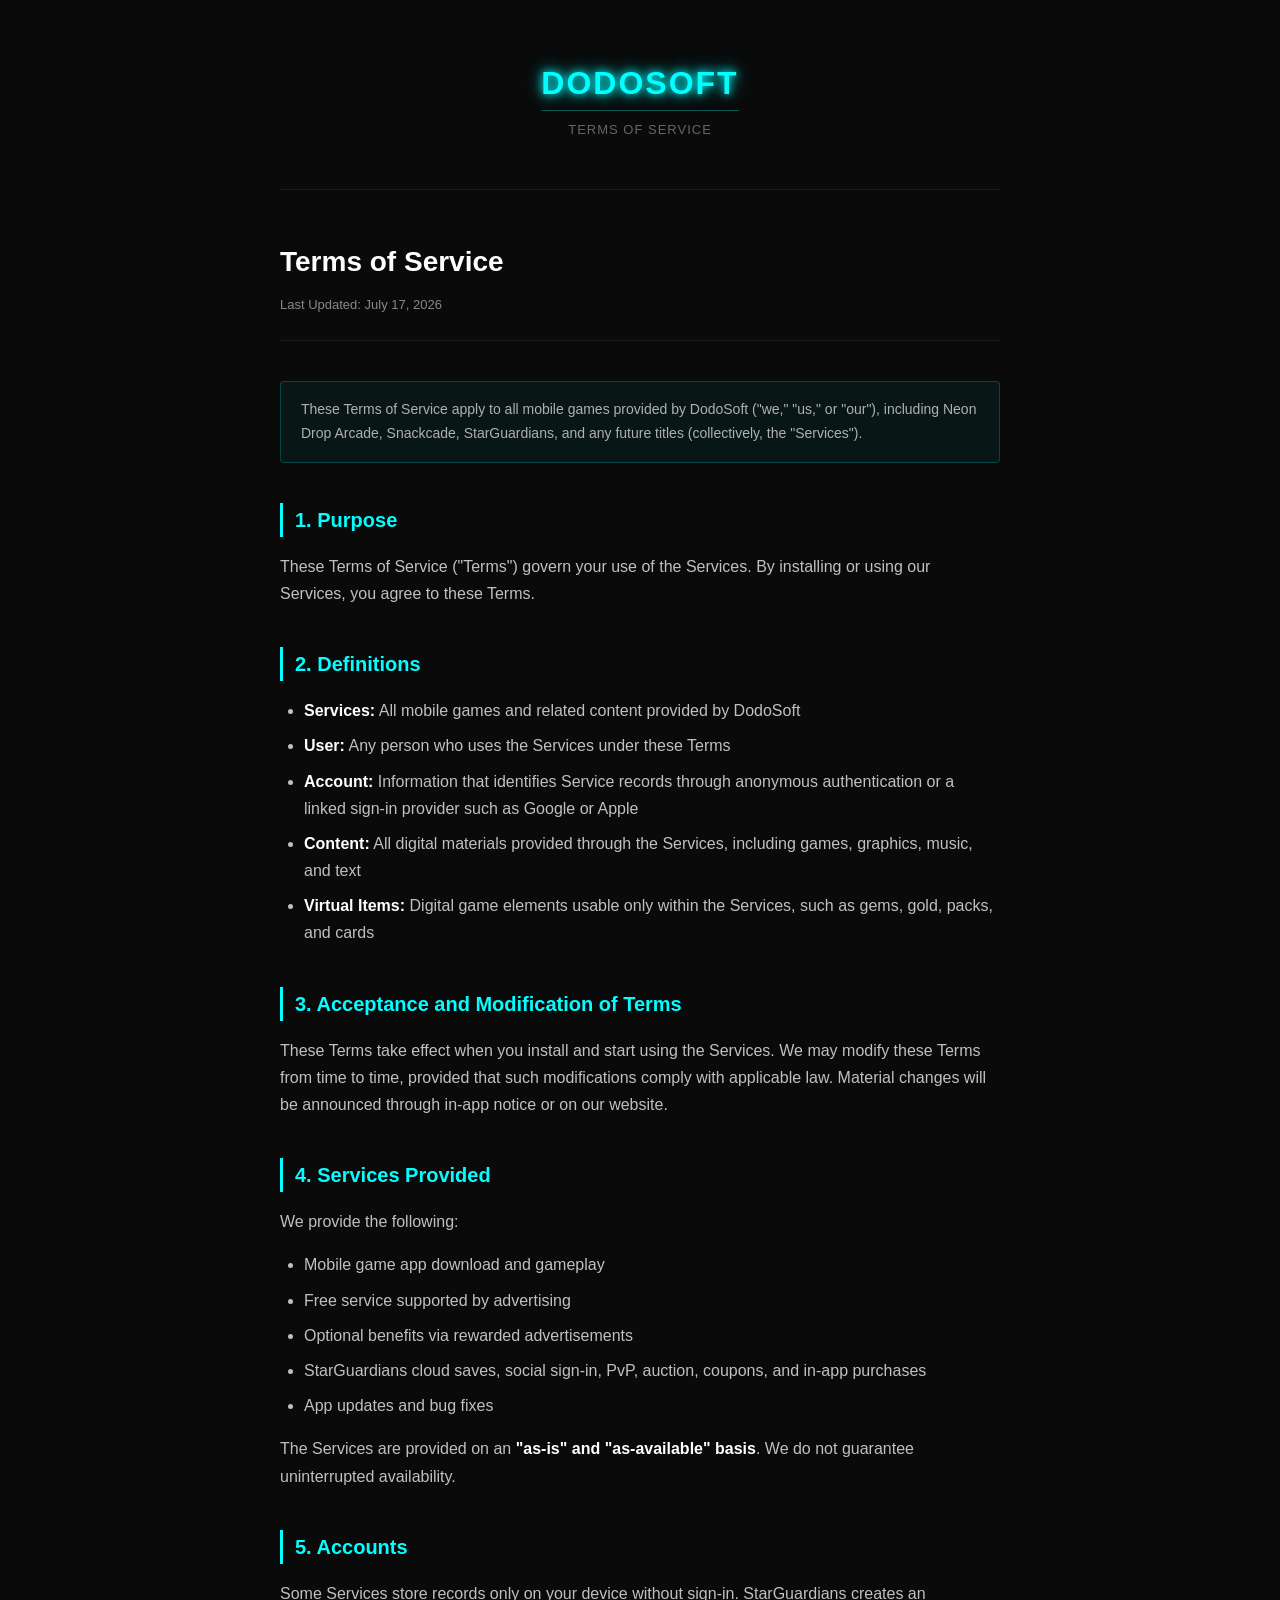
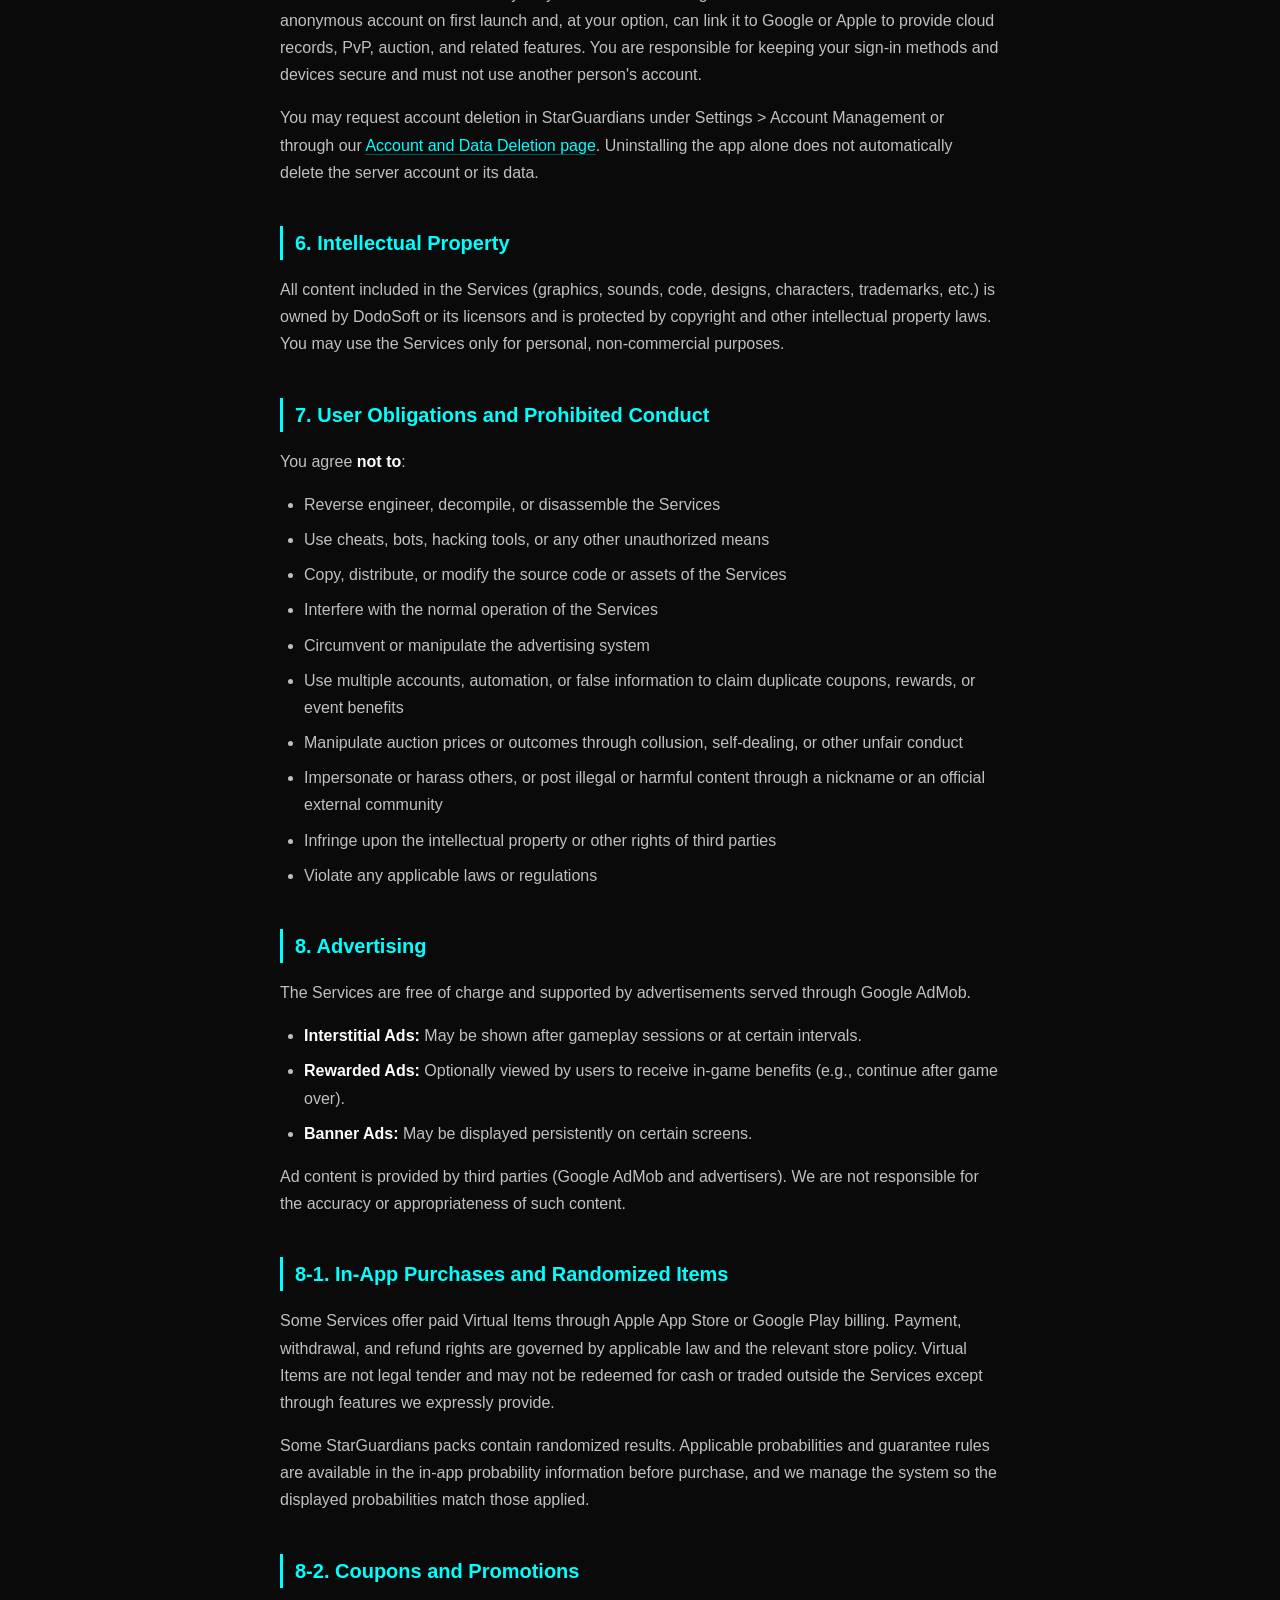
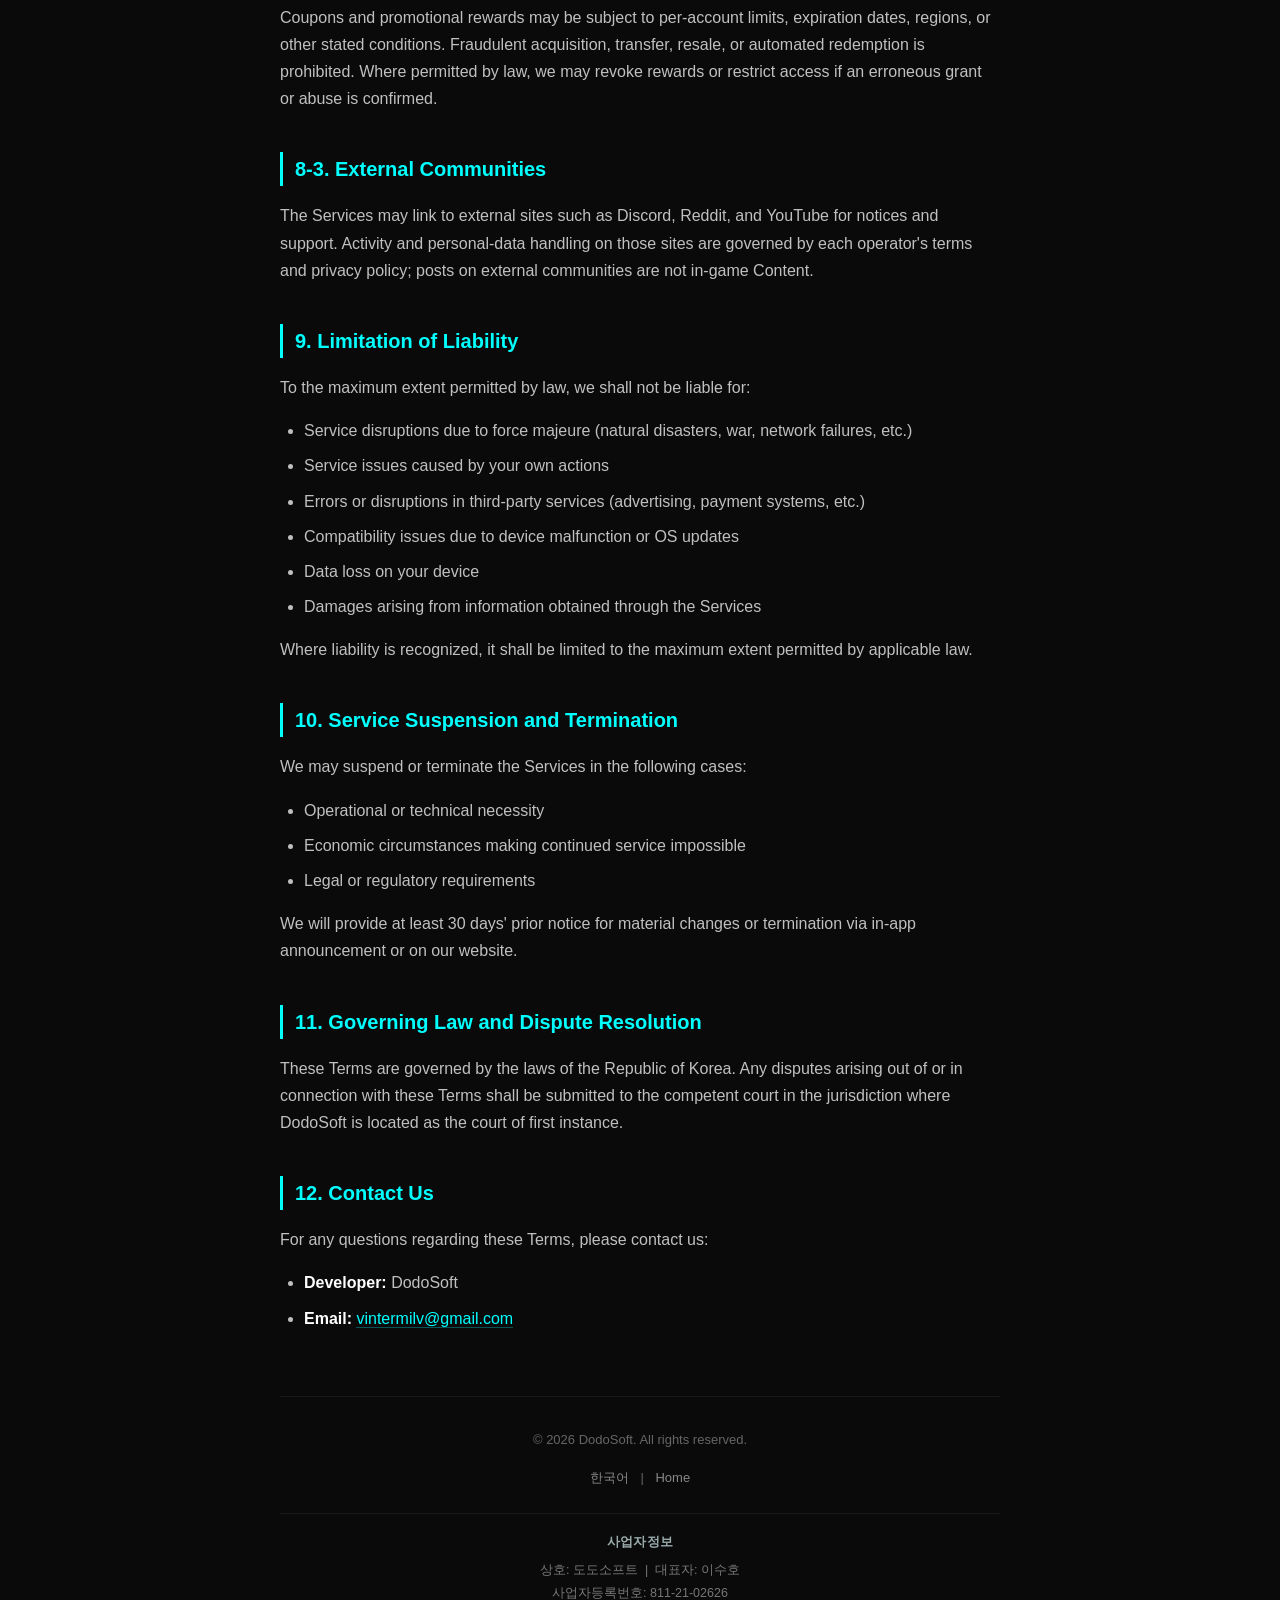
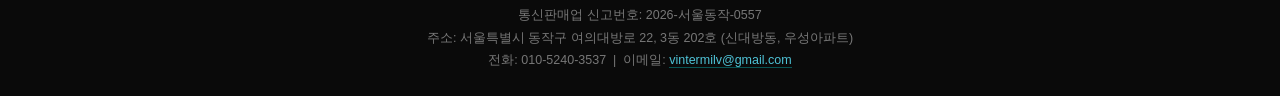
<file: privacy-policy/terms-en.html>
<!DOCTYPE html>
<html lang="en">
<head>
<meta charset="UTF-8">
<meta name="viewport" content="width=device-width, initial-scale=1.0">
<title>Terms of Service - DodoSoft</title>
<link rel="stylesheet" href="assets/style.css">
</head>
<body>
<div class="container">

<header class="site-header">
  <a href="./" class="logo">DODOSOFT</a>
  <div class="tagline">Terms of Service</div>
</header>

<h1>Terms of Service</h1>
<div class="updated">Last Updated: July 17, 2026</div>

<div class="info-box">
These Terms of Service apply to all mobile games provided by DodoSoft ("we," "us," or "our"), including Neon Drop Arcade, Snackcade, StarGuardians, and any future titles (collectively, the "Services").
</div>

<h2>1. Purpose</h2>
<p>These Terms of Service ("Terms") govern your use of the Services. By installing or using our Services, you agree to these Terms.</p>

<h2>2. Definitions</h2>
<ul>
  <li><strong>Services:</strong> All mobile games and related content provided by DodoSoft</li>
  <li><strong>User:</strong> Any person who uses the Services under these Terms</li>
  <li><strong>Account:</strong> Information that identifies Service records through anonymous authentication or a linked sign-in provider such as Google or Apple</li>
  <li><strong>Content:</strong> All digital materials provided through the Services, including games, graphics, music, and text</li>
  <li><strong>Virtual Items:</strong> Digital game elements usable only within the Services, such as gems, gold, packs, and cards</li>
</ul>

<h2>3. Acceptance and Modification of Terms</h2>
<p>These Terms take effect when you install and start using the Services. We may modify these Terms from time to time, provided that such modifications comply with applicable law. Material changes will be announced through in-app notice or on our website.</p>

<h2>4. Services Provided</h2>
<p>We provide the following:</p>
<ul>
  <li>Mobile game app download and gameplay</li>
  <li>Free service supported by advertising</li>
  <li>Optional benefits via rewarded advertisements</li>
  <li>StarGuardians cloud saves, social sign-in, PvP, auction, coupons, and in-app purchases</li>
  <li>App updates and bug fixes</li>
</ul>
<p>The Services are provided on an <strong>"as-is" and "as-available" basis</strong>. We do not guarantee uninterrupted availability.</p>

<h2>5. Accounts</h2>
<p>Some Services store records only on your device without sign-in. StarGuardians creates an anonymous account on first launch and, at your option, can link it to Google or Apple to provide cloud records, PvP, auction, and related features. You are responsible for keeping your sign-in methods and devices secure and must not use another person's account.</p>
<p>You may request account deletion in StarGuardians under Settings &gt; Account Management or through our <a href="delete-account.html">Account and Data Deletion page</a>. Uninstalling the app alone does not automatically delete the server account or its data.</p>

<h2>6. Intellectual Property</h2>
<p>All content included in the Services (graphics, sounds, code, designs, characters, trademarks, etc.) is owned by DodoSoft or its licensors and is protected by copyright and other intellectual property laws. You may use the Services only for personal, non-commercial purposes.</p>

<h2>7. User Obligations and Prohibited Conduct</h2>
<p>You agree <strong>not to</strong>:</p>
<ul>
  <li>Reverse engineer, decompile, or disassemble the Services</li>
  <li>Use cheats, bots, hacking tools, or any other unauthorized means</li>
  <li>Copy, distribute, or modify the source code or assets of the Services</li>
  <li>Interfere with the normal operation of the Services</li>
  <li>Circumvent or manipulate the advertising system</li>
  <li>Use multiple accounts, automation, or false information to claim duplicate coupons, rewards, or event benefits</li>
  <li>Manipulate auction prices or outcomes through collusion, self-dealing, or other unfair conduct</li>
  <li>Impersonate or harass others, or post illegal or harmful content through a nickname or an official external community</li>
  <li>Infringe upon the intellectual property or other rights of third parties</li>
  <li>Violate any applicable laws or regulations</li>
</ul>

<h2>8. Advertising</h2>
<p>The Services are free of charge and supported by advertisements served through Google AdMob.</p>
<ul>
  <li><strong>Interstitial Ads:</strong> May be shown after gameplay sessions or at certain intervals.</li>
  <li><strong>Rewarded Ads:</strong> Optionally viewed by users to receive in-game benefits (e.g., continue after game over).</li>
  <li><strong>Banner Ads:</strong> May be displayed persistently on certain screens.</li>
</ul>
<p>Ad content is provided by third parties (Google AdMob and advertisers). We are not responsible for the accuracy or appropriateness of such content.</p>

<h2>8-1. In-App Purchases and Randomized Items</h2>
<p>Some Services offer paid Virtual Items through Apple App Store or Google Play billing. Payment, withdrawal, and refund rights are governed by applicable law and the relevant store policy. Virtual Items are not legal tender and may not be redeemed for cash or traded outside the Services except through features we expressly provide.</p>
<p>Some StarGuardians packs contain randomized results. Applicable probabilities and guarantee rules are available in the in-app probability information before purchase, and we manage the system so the displayed probabilities match those applied.</p>

<h2>8-2. Coupons and Promotions</h2>
<p>Coupons and promotional rewards may be subject to per-account limits, expiration dates, regions, or other stated conditions. Fraudulent acquisition, transfer, resale, or automated redemption is prohibited. Where permitted by law, we may revoke rewards or restrict access if an erroneous grant or abuse is confirmed.</p>

<h2>8-3. External Communities</h2>
<p>The Services may link to external sites such as Discord, Reddit, and YouTube for notices and support. Activity and personal-data handling on those sites are governed by each operator's terms and privacy policy; posts on external communities are not in-game Content.</p>

<h2>9. Limitation of Liability</h2>
<p>To the maximum extent permitted by law, we shall not be liable for:</p>
<ul>
  <li>Service disruptions due to force majeure (natural disasters, war, network failures, etc.)</li>
  <li>Service issues caused by your own actions</li>
  <li>Errors or disruptions in third-party services (advertising, payment systems, etc.)</li>
  <li>Compatibility issues due to device malfunction or OS updates</li>
  <li>Data loss on your device</li>
  <li>Damages arising from information obtained through the Services</li>
</ul>
<p>Where liability is recognized, it shall be limited to the maximum extent permitted by applicable law.</p>

<h2>10. Service Suspension and Termination</h2>
<p>We may suspend or terminate the Services in the following cases:</p>
<ul>
  <li>Operational or technical necessity</li>
  <li>Economic circumstances making continued service impossible</li>
  <li>Legal or regulatory requirements</li>
</ul>
<p>We will provide at least 30 days' prior notice for material changes or termination via in-app announcement or on our website.</p>

<h2>11. Governing Law and Dispute Resolution</h2>
<p>These Terms are governed by the laws of the Republic of Korea. Any disputes arising out of or in connection with these Terms shall be submitted to the competent court in the jurisdiction where DodoSoft is located as the court of first instance.</p>

<h2>12. Contact Us</h2>
<p>For any questions regarding these Terms, please contact us:</p>
<ul>
  <li><strong>Developer:</strong> DodoSoft</li>
  <li><strong>Email:</strong> <a href="mailto:vintermilv@gmail.com">vintermilv@gmail.com</a></li>
</ul>

<footer class="site-footer">
  <p>&copy; 2026 DodoSoft. All rights reserved.</p>
  <div class="lang-switch">
    <a href="terms-ko.html">한국어</a> |
    <a href="./">Home</a>
  </div>
  <div class="biz-info">
    <strong>사업자정보</strong>
    상호: 도도소프트 &nbsp;|&nbsp; 대표자: 이수호<br>
    사업자등록번호: 811-21-02626<br>
    통신판매업 신고번호: 2026-서울동작-0557<br>
    주소: 서울특별시 동작구 여의대방로 22, 3동 202호 (신대방동, 우성아파트)<br>
    전화: 010-5240-3537 &nbsp;|&nbsp; 이메일: <a href="mailto:vintermilv@gmail.com">vintermilv@gmail.com</a>
  </div>
</footer>

</div>
</body>
</html>
</file>
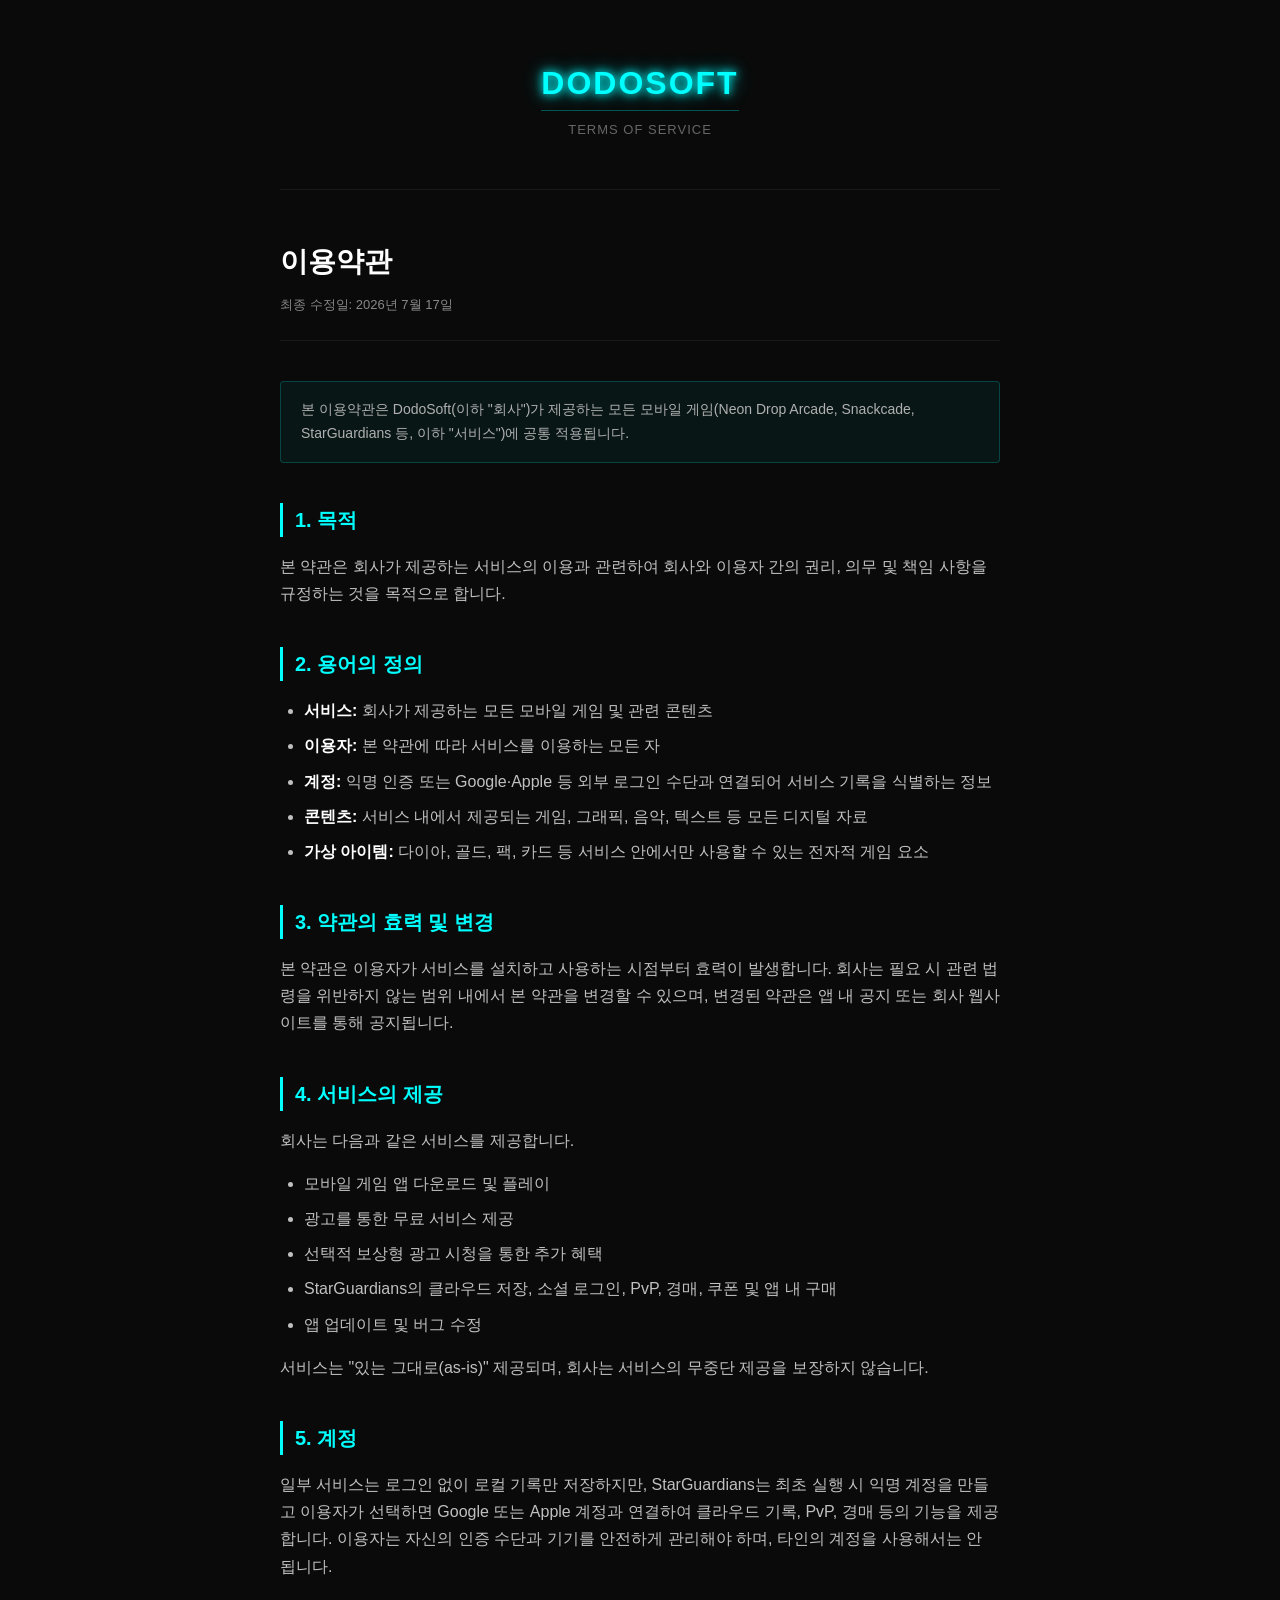
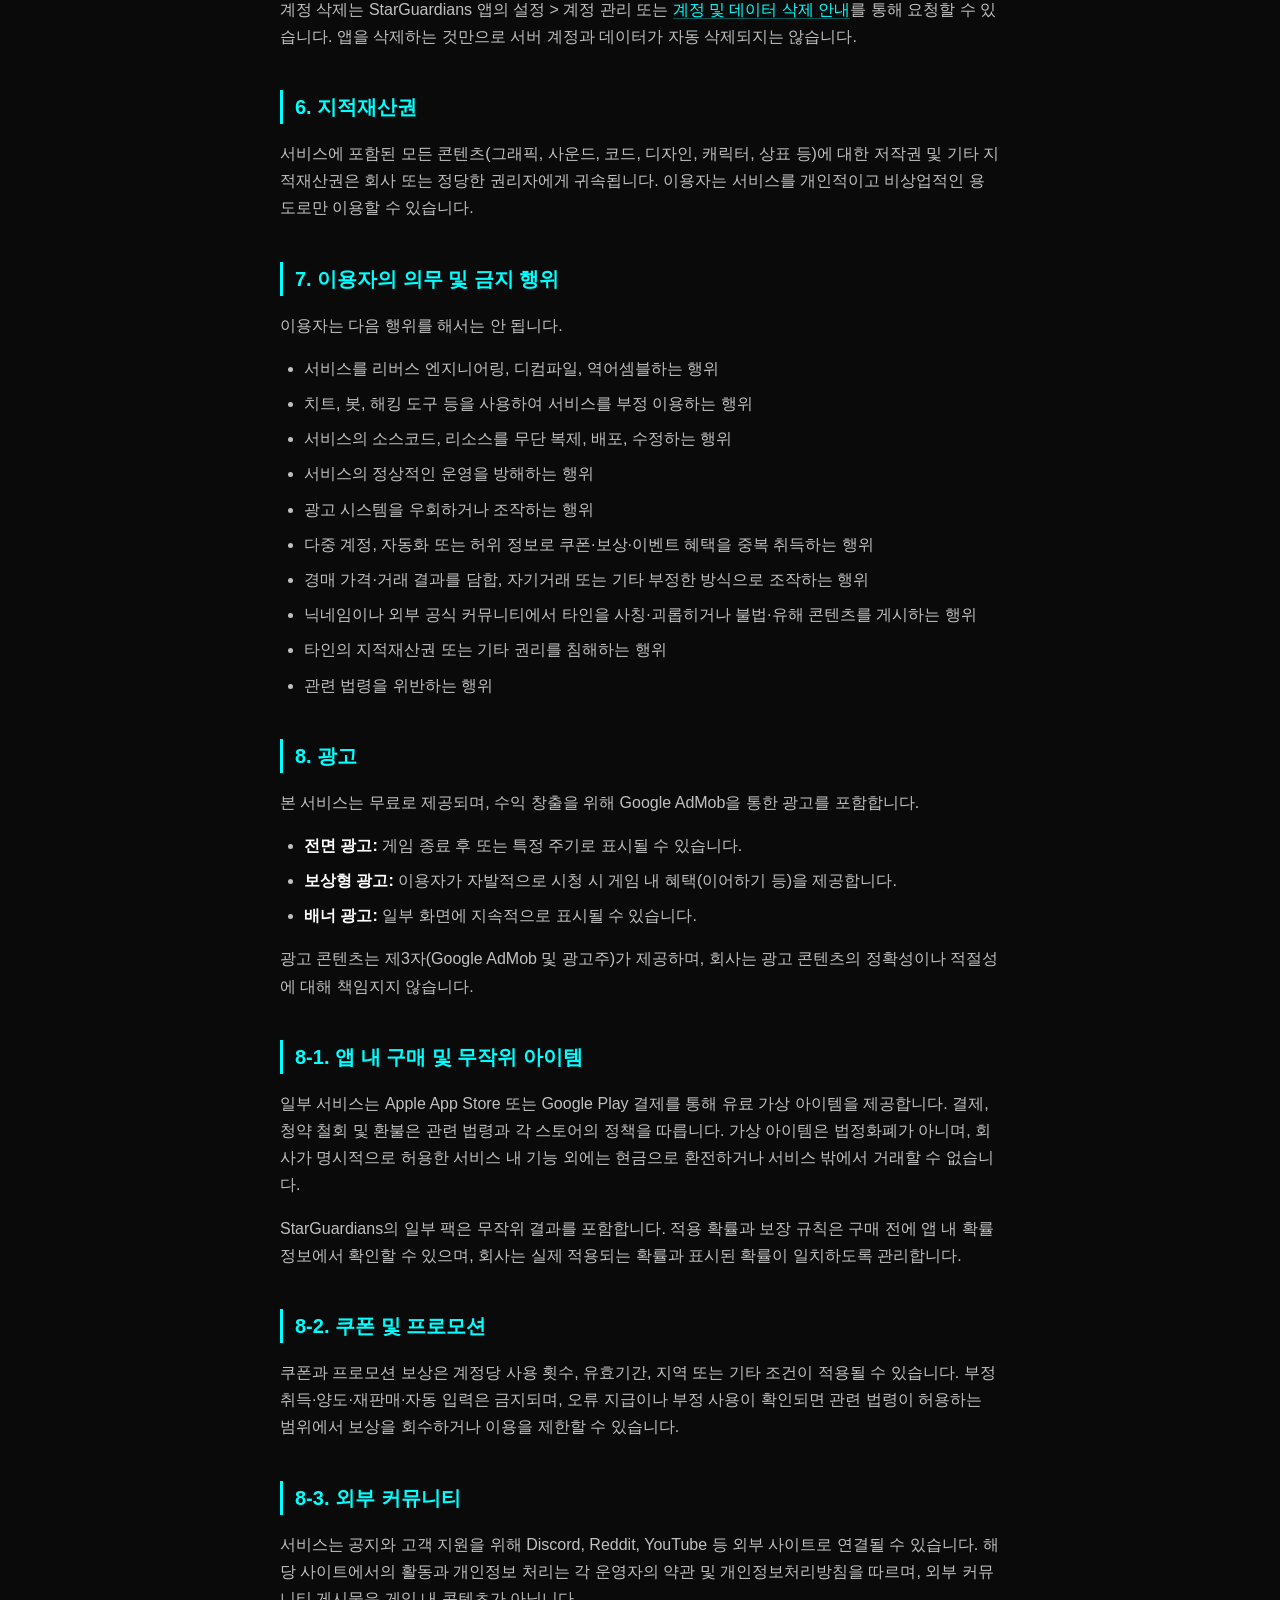
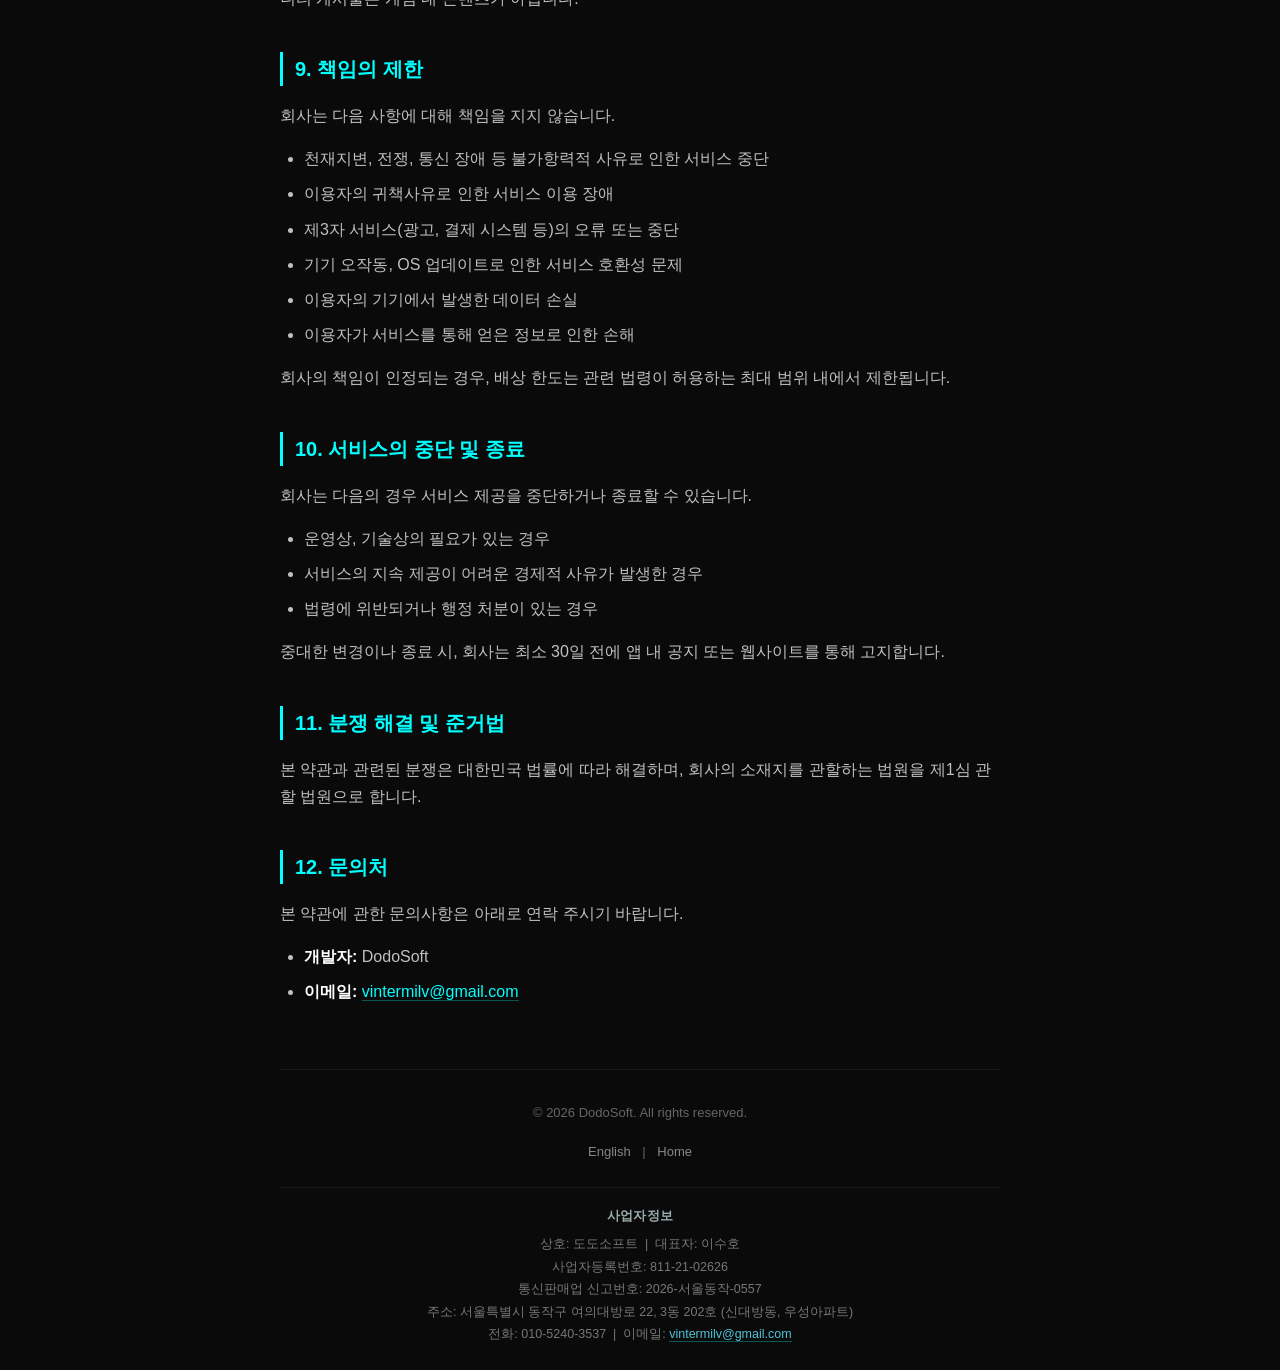
<file: privacy-policy/terms-ko.html>
<!DOCTYPE html>
<html lang="ko">
<head>
<meta charset="UTF-8">
<meta name="viewport" content="width=device-width, initial-scale=1.0">
<title>이용약관 - DodoSoft</title>
<link rel="stylesheet" href="assets/style.css">
</head>
<body>
<div class="container">

<header class="site-header">
  <a href="./" class="logo">DODOSOFT</a>
  <div class="tagline">Terms of Service</div>
</header>

<h1>이용약관</h1>
<div class="updated">최종 수정일: 2026년 7월 17일</div>

<div class="info-box">
본 이용약관은 DodoSoft(이하 "회사")가 제공하는 모든 모바일 게임(Neon Drop Arcade, Snackcade, StarGuardians 등, 이하 "서비스")에 공통 적용됩니다.
</div>

<h2>1. 목적</h2>
<p>본 약관은 회사가 제공하는 서비스의 이용과 관련하여 회사와 이용자 간의 권리, 의무 및 책임 사항을 규정하는 것을 목적으로 합니다.</p>

<h2>2. 용어의 정의</h2>
<ul>
  <li><strong>서비스:</strong> 회사가 제공하는 모든 모바일 게임 및 관련 콘텐츠</li>
  <li><strong>이용자:</strong> 본 약관에 따라 서비스를 이용하는 모든 자</li>
  <li><strong>계정:</strong> 익명 인증 또는 Google·Apple 등 외부 로그인 수단과 연결되어 서비스 기록을 식별하는 정보</li>
  <li><strong>콘텐츠:</strong> 서비스 내에서 제공되는 게임, 그래픽, 음악, 텍스트 등 모든 디지털 자료</li>
  <li><strong>가상 아이템:</strong> 다이아, 골드, 팩, 카드 등 서비스 안에서만 사용할 수 있는 전자적 게임 요소</li>
</ul>

<h2>3. 약관의 효력 및 변경</h2>
<p>본 약관은 이용자가 서비스를 설치하고 사용하는 시점부터 효력이 발생합니다. 회사는 필요 시 관련 법령을 위반하지 않는 범위 내에서 본 약관을 변경할 수 있으며, 변경된 약관은 앱 내 공지 또는 회사 웹사이트를 통해 공지됩니다.</p>

<h2>4. 서비스의 제공</h2>
<p>회사는 다음과 같은 서비스를 제공합니다.</p>
<ul>
  <li>모바일 게임 앱 다운로드 및 플레이</li>
  <li>광고를 통한 무료 서비스 제공</li>
  <li>선택적 보상형 광고 시청을 통한 추가 혜택</li>
  <li>StarGuardians의 클라우드 저장, 소셜 로그인, PvP, 경매, 쿠폰 및 앱 내 구매</li>
  <li>앱 업데이트 및 버그 수정</li>
</ul>
<p>서비스는 "있는 그대로(as-is)" 제공되며, 회사는 서비스의 무중단 제공을 보장하지 않습니다.</p>

<h2>5. 계정</h2>
<p>일부 서비스는 로그인 없이 로컬 기록만 저장하지만, StarGuardians는 최초 실행 시 익명 계정을 만들고 이용자가 선택하면 Google 또는 Apple 계정과 연결하여 클라우드 기록, PvP, 경매 등의 기능을 제공합니다. 이용자는 자신의 인증 수단과 기기를 안전하게 관리해야 하며, 타인의 계정을 사용해서는 안 됩니다.</p>
<p>계정 삭제는 StarGuardians 앱의 설정 &gt; 계정 관리 또는 <a href="delete-account.html">계정 및 데이터 삭제 안내</a>를 통해 요청할 수 있습니다. 앱을 삭제하는 것만으로 서버 계정과 데이터가 자동 삭제되지는 않습니다.</p>

<h2>6. 지적재산권</h2>
<p>서비스에 포함된 모든 콘텐츠(그래픽, 사운드, 코드, 디자인, 캐릭터, 상표 등)에 대한 저작권 및 기타 지적재산권은 회사 또는 정당한 권리자에게 귀속됩니다. 이용자는 서비스를 개인적이고 비상업적인 용도로만 이용할 수 있습니다.</p>

<h2>7. 이용자의 의무 및 금지 행위</h2>
<p>이용자는 다음 행위를 해서는 안 됩니다.</p>
<ul>
  <li>서비스를 리버스 엔지니어링, 디컴파일, 역어셈블하는 행위</li>
  <li>치트, 봇, 해킹 도구 등을 사용하여 서비스를 부정 이용하는 행위</li>
  <li>서비스의 소스코드, 리소스를 무단 복제, 배포, 수정하는 행위</li>
  <li>서비스의 정상적인 운영을 방해하는 행위</li>
  <li>광고 시스템을 우회하거나 조작하는 행위</li>
  <li>다중 계정, 자동화 또는 허위 정보로 쿠폰·보상·이벤트 혜택을 중복 취득하는 행위</li>
  <li>경매 가격·거래 결과를 담합, 자기거래 또는 기타 부정한 방식으로 조작하는 행위</li>
  <li>닉네임이나 외부 공식 커뮤니티에서 타인을 사칭·괴롭히거나 불법·유해 콘텐츠를 게시하는 행위</li>
  <li>타인의 지적재산권 또는 기타 권리를 침해하는 행위</li>
  <li>관련 법령을 위반하는 행위</li>
</ul>

<h2>8. 광고</h2>
<p>본 서비스는 무료로 제공되며, 수익 창출을 위해 Google AdMob을 통한 광고를 포함합니다.</p>
<ul>
  <li><strong>전면 광고:</strong> 게임 종료 후 또는 특정 주기로 표시될 수 있습니다.</li>
  <li><strong>보상형 광고:</strong> 이용자가 자발적으로 시청 시 게임 내 혜택(이어하기 등)을 제공합니다.</li>
  <li><strong>배너 광고:</strong> 일부 화면에 지속적으로 표시될 수 있습니다.</li>
</ul>
<p>광고 콘텐츠는 제3자(Google AdMob 및 광고주)가 제공하며, 회사는 광고 콘텐츠의 정확성이나 적절성에 대해 책임지지 않습니다.</p>

<h2>8-1. 앱 내 구매 및 무작위 아이템</h2>
<p>일부 서비스는 Apple App Store 또는 Google Play 결제를 통해 유료 가상 아이템을 제공합니다. 결제, 청약 철회 및 환불은 관련 법령과 각 스토어의 정책을 따릅니다. 가상 아이템은 법정화폐가 아니며, 회사가 명시적으로 허용한 서비스 내 기능 외에는 현금으로 환전하거나 서비스 밖에서 거래할 수 없습니다.</p>
<p>StarGuardians의 일부 팩은 무작위 결과를 포함합니다. 적용 확률과 보장 규칙은 구매 전에 앱 내 확률 정보에서 확인할 수 있으며, 회사는 실제 적용되는 확률과 표시된 확률이 일치하도록 관리합니다.</p>

<h2>8-2. 쿠폰 및 프로모션</h2>
<p>쿠폰과 프로모션 보상은 계정당 사용 횟수, 유효기간, 지역 또는 기타 조건이 적용될 수 있습니다. 부정 취득·양도·재판매·자동 입력은 금지되며, 오류 지급이나 부정 사용이 확인되면 관련 법령이 허용하는 범위에서 보상을 회수하거나 이용을 제한할 수 있습니다.</p>

<h2>8-3. 외부 커뮤니티</h2>
<p>서비스는 공지와 고객 지원을 위해 Discord, Reddit, YouTube 등 외부 사이트로 연결될 수 있습니다. 해당 사이트에서의 활동과 개인정보 처리는 각 운영자의 약관 및 개인정보처리방침을 따르며, 외부 커뮤니티 게시물은 게임 내 콘텐츠가 아닙니다.</p>

<h2>9. 책임의 제한</h2>
<p>회사는 다음 사항에 대해 책임을 지지 않습니다.</p>
<ul>
  <li>천재지변, 전쟁, 통신 장애 등 불가항력적 사유로 인한 서비스 중단</li>
  <li>이용자의 귀책사유로 인한 서비스 이용 장애</li>
  <li>제3자 서비스(광고, 결제 시스템 등)의 오류 또는 중단</li>
  <li>기기 오작동, OS 업데이트로 인한 서비스 호환성 문제</li>
  <li>이용자의 기기에서 발생한 데이터 손실</li>
  <li>이용자가 서비스를 통해 얻은 정보로 인한 손해</li>
</ul>
<p>회사의 책임이 인정되는 경우, 배상 한도는 관련 법령이 허용하는 최대 범위 내에서 제한됩니다.</p>

<h2>10. 서비스의 중단 및 종료</h2>
<p>회사는 다음의 경우 서비스 제공을 중단하거나 종료할 수 있습니다.</p>
<ul>
  <li>운영상, 기술상의 필요가 있는 경우</li>
  <li>서비스의 지속 제공이 어려운 경제적 사유가 발생한 경우</li>
  <li>법령에 위반되거나 행정 처분이 있는 경우</li>
</ul>
<p>중대한 변경이나 종료 시, 회사는 최소 30일 전에 앱 내 공지 또는 웹사이트를 통해 고지합니다.</p>

<h2>11. 분쟁 해결 및 준거법</h2>
<p>본 약관과 관련된 분쟁은 대한민국 법률에 따라 해결하며, 회사의 소재지를 관할하는 법원을 제1심 관할 법원으로 합니다.</p>

<h2>12. 문의처</h2>
<p>본 약관에 관한 문의사항은 아래로 연락 주시기 바랍니다.</p>
<ul>
  <li><strong>개발자:</strong> DodoSoft</li>
  <li><strong>이메일:</strong> <a href="mailto:vintermilv@gmail.com">vintermilv@gmail.com</a></li>
</ul>

<footer class="site-footer">
  <p>&copy; 2026 DodoSoft. All rights reserved.</p>
  <div class="lang-switch">
    <a href="terms-en.html">English</a> |
    <a href="./">Home</a>
  </div>
  <div class="biz-info">
    <strong>사업자정보</strong>
    상호: 도도소프트 &nbsp;|&nbsp; 대표자: 이수호<br>
    사업자등록번호: 811-21-02626<br>
    통신판매업 신고번호: 2026-서울동작-0557<br>
    주소: 서울특별시 동작구 여의대방로 22, 3동 202호 (신대방동, 우성아파트)<br>
    전화: 010-5240-3537 &nbsp;|&nbsp; 이메일: <a href="mailto:vintermilv@gmail.com">vintermilv@gmail.com</a>
  </div>
</footer>

</div>
</body>
</html>
</file>
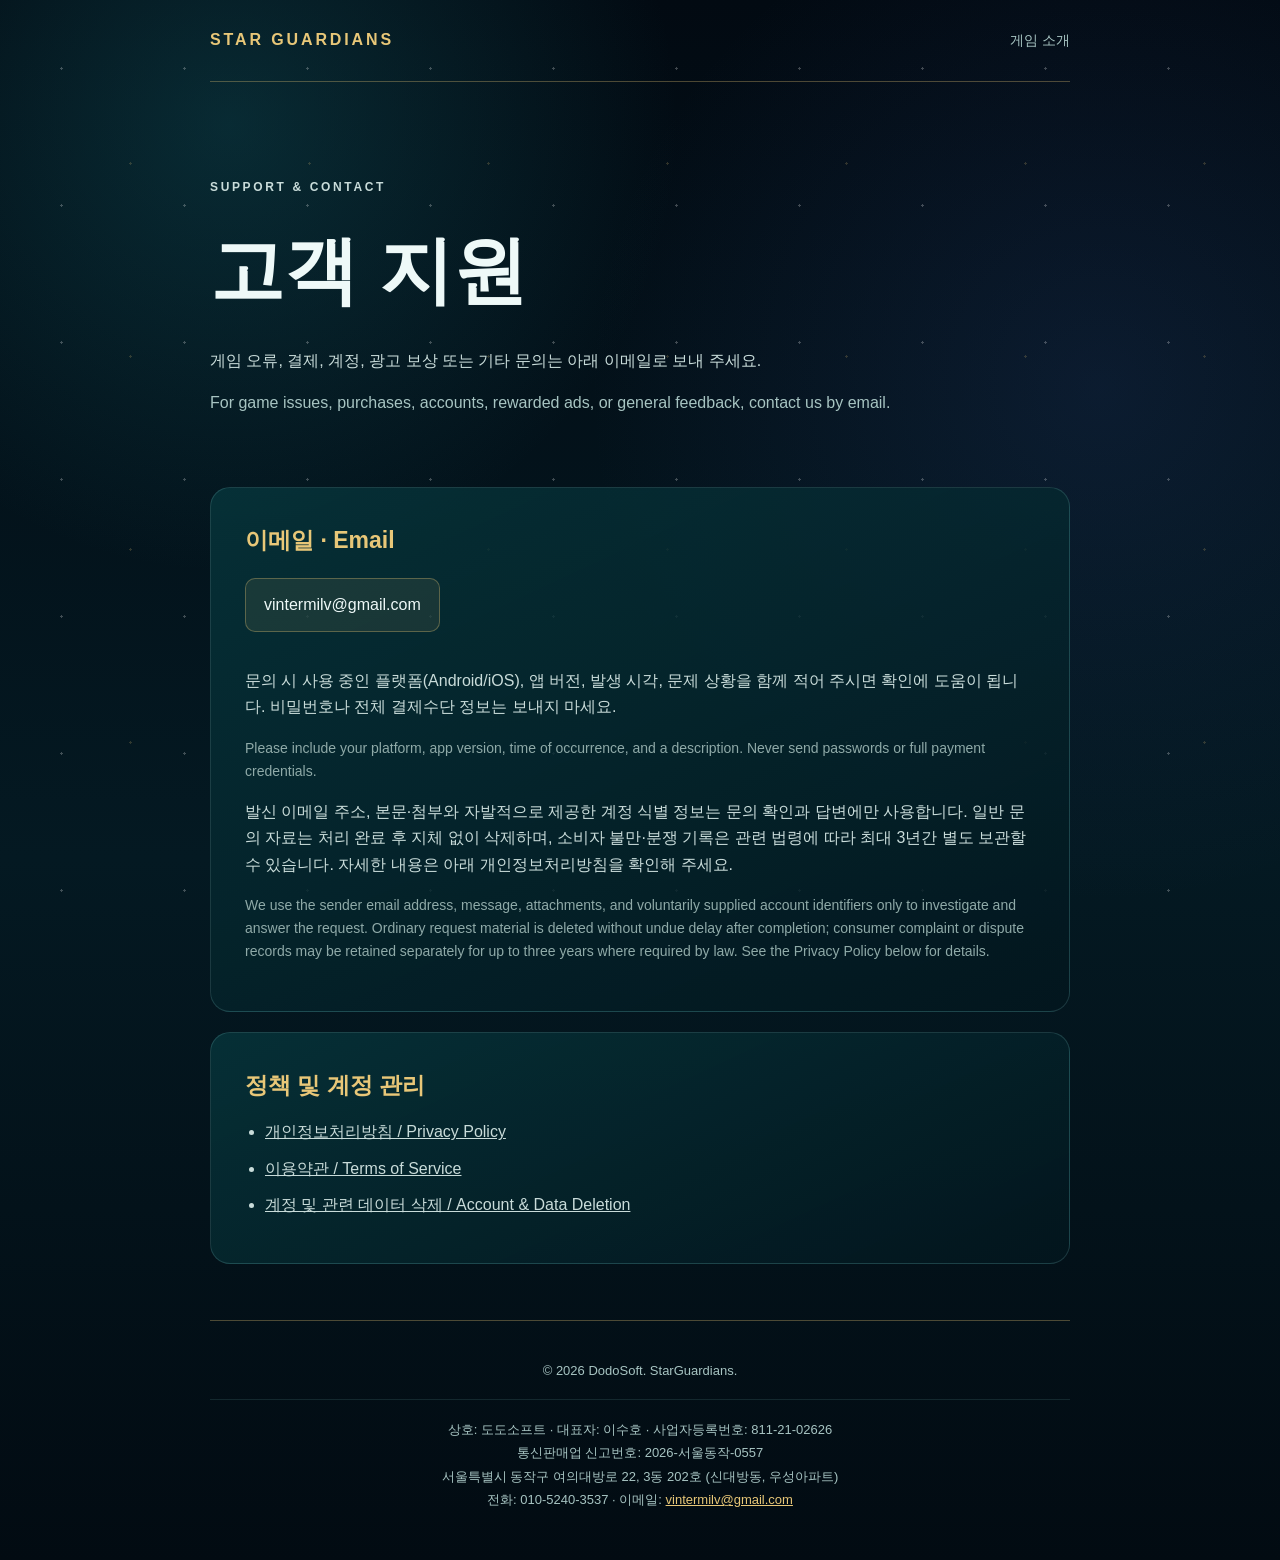
<file: starguardians/support.html>
<!DOCTYPE html>
<html lang="ko">
<head>
  <meta charset="UTF-8">
  <meta name="viewport" content="width=device-width, initial-scale=1.0">
  <meta name="description" content="StarGuardians 고객 지원 및 문의 안내.">
  <link rel="canonical" href="https://dodosoft.github.io/starguardians/support.html">
  <link rel="stylesheet" href="assets/style.css">
  <title>StarGuardians 지원 | DodoSoft</title>
</head>
<body>
  <main class="page-shell support-page">
    <nav class="top-nav" aria-label="주요 링크">
      <a class="brand" href="./">STAR GUARDIANS</a>
      <div class="nav-links"><a href="./">게임 소개</a></div>
    </nav>

    <header class="support-header">
      <p class="eyebrow">SUPPORT &amp; CONTACT</p>
      <h1>고객 지원</h1>
      <p>게임 오류, 결제, 계정, 광고 보상 또는 기타 문의는 아래 이메일로 보내 주세요.</p>
      <p class="en">For game issues, purchases, accounts, rewarded ads, or general feedback, contact us by email.</p>
    </header>

    <section class="contact-card">
      <h2>이메일 · Email</h2>
      <a class="email-button" href="mailto:vintermilv@gmail.com?subject=StarGuardians%20Support">vintermilv@gmail.com</a>
      <p>문의 시 사용 중인 플랫폼(Android/iOS), 앱 버전, 발생 시각, 문제 상황을 함께 적어 주시면 확인에 도움이 됩니다. 비밀번호나 전체 결제수단 정보는 보내지 마세요.</p>
      <p class="en">Please include your platform, app version, time of occurrence, and a description. Never send passwords or full payment credentials.</p>
      <p>발신 이메일 주소, 본문·첨부와 자발적으로 제공한 계정 식별 정보는 문의 확인과 답변에만 사용합니다. 일반 문의 자료는 처리 완료 후 지체 없이 삭제하며, 소비자 불만·분쟁 기록은 관련 법령에 따라 최대 3년간 별도 보관할 수 있습니다. 자세한 내용은 아래 개인정보처리방침을 확인해 주세요.</p>
      <p class="en">We use the sender email address, message, attachments, and voluntarily supplied account identifiers only to investigate and answer the request. Ordinary request material is deleted without undue delay after completion; consumer complaint or dispute records may be retained separately for up to three years where required by law. See the Privacy Policy below for details.</p>
    </section>

    <section class="support-links">
      <h2>정책 및 계정 관리</h2>
      <ul>
        <li><a href="../privacy-policy/privacy-ko.html">개인정보처리방침 / Privacy Policy</a></li>
        <li><a href="../privacy-policy/terms-ko.html">이용약관 / Terms of Service</a></li>
        <li><a href="../privacy-policy/delete-account.html">계정 및 관련 데이터 삭제 / Account &amp; Data Deletion</a></li>
      </ul>
    </section>

    <footer>
      <p>© 2026 DodoSoft. StarGuardians.</p>
      <div class="business">
        상호: 도도소프트 · 대표자: 이수호 · 사업자등록번호: 811-21-02626<br>
        통신판매업 신고번호: 2026-서울동작-0557<br>
        서울특별시 동작구 여의대방로 22, 3동 202호 (신대방동, 우성아파트)<br>
        전화: 010-5240-3537 · 이메일: <a href="mailto:vintermilv@gmail.com">vintermilv@gmail.com</a>
      </div>
    </footer>
  </main>
</body>
</html>
</file>
<file: privacy-policy/assets/style.css>
/* DodoSoft Legal Pages - Neon Dark Theme */

* {
  margin: 0;
  padding: 0;
  box-sizing: border-box;
}

html {
  scroll-behavior: smooth;
}

body {
  background-color: #0A0A0A;
  color: #E0E0E0;
  font-family: -apple-system, BlinkMacSystemFont, "Segoe UI", Roboto, "Helvetica Neue",
               "Noto Sans KR", "Apple SD Gothic Neo", sans-serif;
  line-height: 1.7;
  font-size: 16px;
  padding: 24px 16px;
  min-height: 100vh;
}

.container {
  max-width: 720px;
  margin: 0 auto;
}

/* Header */
.site-header {
  text-align: center;
  padding: 32px 0 48px;
  border-bottom: 1px solid #1A1A1A;
  margin-bottom: 48px;
}

.logo {
  font-size: 32px;
  font-weight: 700;
  letter-spacing: 2px;
  color: #00FFFF;
  text-shadow:
    0 0 8px #00FFFF,
    0 0 16px rgba(0, 255, 255, 0.6),
    0 0 24px rgba(0, 255, 255, 0.3);
  text-decoration: none;
  display: inline-block;
  margin-bottom: 8px;
}

.tagline {
  color: #666;
  font-size: 13px;
  letter-spacing: 1px;
  text-transform: uppercase;
}

/* Page title */
h1 {
  font-size: 28px;
  color: #FFFFFF;
  margin-bottom: 8px;
  font-weight: 600;
}

.updated {
  color: #888;
  font-size: 13px;
  margin-bottom: 40px;
  padding-bottom: 24px;
  border-bottom: 1px solid #1A1A1A;
}

/* Sections */
h2 {
  font-size: 20px;
  color: #00FFFF;
  margin-top: 40px;
  margin-bottom: 16px;
  font-weight: 600;
  padding-left: 12px;
  border-left: 3px solid #00FFFF;
}

h3 {
  font-size: 16px;
  color: #FFFFFF;
  margin-top: 24px;
  margin-bottom: 12px;
  font-weight: 600;
}

p {
  margin-bottom: 16px;
  color: #C0C0C0;
}

ul, ol {
  margin-bottom: 16px;
  padding-left: 24px;
}

li {
  margin-bottom: 8px;
  color: #C0C0C0;
}

strong {
  color: #FFFFFF;
  font-weight: 600;
}

a {
  color: #00FFFF;
  text-decoration: none;
  border-bottom: 1px solid rgba(0, 255, 255, 0.3);
  transition: all 0.2s;
}

a:hover {
  border-bottom-color: #00FFFF;
  text-shadow: 0 0 4px rgba(0, 255, 255, 0.5);
}

/* Info box */
.info-box {
  background: rgba(0, 255, 255, 0.05);
  border: 1px solid rgba(0, 255, 255, 0.2);
  padding: 16px 20px;
  border-radius: 4px;
  margin: 24px 0;
  font-size: 14px;
  color: #B0B0B0;
}

/* Tables */
table {
  width: 100%;
  border-collapse: collapse;
  margin: 16px 0 24px;
  font-size: 14px;
}

th, td {
  text-align: left;
  padding: 10px 12px;
  border-bottom: 1px solid #1A1A1A;
}

th {
  background: rgba(0, 255, 255, 0.05);
  color: #00FFFF;
  font-weight: 600;
}

td {
  color: #C0C0C0;
}

/* Footer */
.site-footer {
  margin-top: 64px;
  padding-top: 32px;
  border-top: 1px solid #1A1A1A;
  text-align: center;
  color: #666;
  font-size: 13px;
}

.site-footer p {
  color: #666;
  margin-bottom: 8px;
}

.lang-switch {
  margin-top: 16px;
}

.lang-switch a {
  margin: 0 8px;
  color: #888;
  border-bottom: none;
}

.lang-switch a:hover {
  color: #00FFFF;
}

/* Landing page specific */
.doc-list {
  list-style: none;
  padding: 0;
  margin-top: 32px;
}

.doc-list li {
  background: rgba(255, 255, 255, 0.02);
  border: 1px solid #1A1A1A;
  border-radius: 8px;
  margin-bottom: 12px;
  transition: all 0.2s;
}

.doc-list li:hover {
  border-color: rgba(0, 255, 255, 0.4);
  background: rgba(0, 255, 255, 0.03);
}

.doc-list a {
  display: block;
  padding: 20px 24px;
  color: #E0E0E0;
  border-bottom: none;
  font-weight: 500;
}

.doc-list a:hover {
  color: #00FFFF;
  text-shadow: none;
}

.doc-lang {
  color: #666;
  font-size: 12px;
  margin-left: 8px;
  text-transform: uppercase;
  letter-spacing: 1px;
}

/* Mobile */
@media (max-width: 480px) {
  body {
    padding: 16px 12px;
    font-size: 15px;
  }

  h1 {
    font-size: 24px;
  }

  h2 {
    font-size: 18px;
  }

  .logo {
    font-size: 26px;
  }

  table {
    font-size: 13px;
  }

  th, td {
    padding: 8px;
  }
}

/* 사업자정보 (전자상거래법 제10조 신원정보) */
.biz-info {
  margin-top: 24px;
  padding-top: 16px;
  border-top: 1px solid #1A1A1A;
  color: #777;
  font-size: 12.5px;
  line-height: 1.8;
  text-align: center;
}
.biz-info strong {
  display: block;
  margin-bottom: 6px;
  color: #9AA;
  font-size: 13px;
  letter-spacing: 0.02em;
}
.biz-info a { color: #4FC3D7; }
</file>
<file: starguardians/assets/style.css>
:root {
  color-scheme: dark;
  --ink: #eef9f8;
  --muted: #a7c4c2;
  --navy: #020d17;
  --teal: #06363c;
  --teal-soft: #0d5a62;
  --gold: #e8c778;
  --line: rgba(232, 199, 120, 0.32);
}

* { box-sizing: border-box; }
html { scroll-behavior: smooth; }
body {
  margin: 0;
  min-height: 100vh;
  color: var(--ink);
  background:
    radial-gradient(circle at 18% 8%, rgba(24, 122, 132, 0.28), transparent 28rem),
    radial-gradient(circle at 86% 25%, rgba(50, 78, 150, 0.18), transparent 32rem),
    linear-gradient(180deg, #020a12 0%, #041922 55%, #020b12 100%);
  font-family: -apple-system, BlinkMacSystemFont, "Segoe UI", Roboto, "Noto Sans KR", sans-serif;
  line-height: 1.65;
}

body::before {
  content: "";
  position: fixed;
  inset: 0;
  pointer-events: none;
  opacity: 0.36;
  background-image:
    radial-gradient(circle, rgba(255,255,255,.68) 0 1px, transparent 1.4px),
    radial-gradient(circle, rgba(232,199,120,.55) 0 1px, transparent 1.3px);
  background-position: 0 0, 41px 67px;
  background-size: 123px 137px, 179px 193px;
}

a { color: inherit; }
.page-shell { position: relative; width: min(1120px, calc(100% - 40px)); margin: 0 auto; }
.top-nav {
  display: flex;
  align-items: center;
  justify-content: space-between;
  min-height: 82px;
  border-bottom: 1px solid var(--line);
}
.brand { color: var(--gold); font-weight: 800; letter-spacing: .18em; text-decoration: none; }
.nav-links { display: flex; gap: 22px; }
.nav-links a { color: var(--muted); font-size: 14px; text-decoration: none; }
.nav-links a:hover { color: var(--ink); }

.hero { padding: 108px 0 92px; text-align: center; }
.eyebrow { color: var(--gold); font-size: 12px; font-weight: 800; letter-spacing: .22em; }
.hero h1 {
  margin: 20px 0 30px;
  font-family: Georgia, "Times New Roman", serif;
  font-size: clamp(64px, 12vw, 132px);
  line-height: .72;
  letter-spacing: -.055em;
  color: #fff7df;
  text-shadow: 0 0 28px rgba(232,199,120,.16);
}
.hero h1 span { color: var(--gold); font-size: .58em; letter-spacing: .02em; }
.lead { margin: 0 auto 12px; max-width: 720px; font-size: clamp(21px, 3vw, 31px); font-weight: 700; }
.en { color: var(--muted); }
.hero .en { max-width: 710px; font-size: 16px; font-weight: 400; }
.status-card {
  display: grid;
  gap: 6px;
  max-width: 720px;
  margin: 38px auto 0;
  padding: 18px 22px;
  border: 1px solid var(--line);
  border-radius: 16px;
  background: rgba(4, 34, 42, .72);
}
.status-card strong { color: var(--gold); }
.status-card span { color: var(--muted); font-size: 14px; }

.feature-grid { display: grid; grid-template-columns: repeat(3, 1fr); gap: 18px; }
.feature-grid article, .notice, .contact-card, .support-links {
  border: 1px solid rgba(126, 195, 194, .20);
  border-radius: 20px;
  background: linear-gradient(155deg, rgba(7, 55, 61, .78), rgba(3, 22, 30, .86));
}
.feature-grid article { min-height: 330px; padding: 34px; }
.feature-number { color: var(--gold); font-size: 12px; font-weight: 800; letter-spacing: .18em; }
h2 { margin: 18px 0 14px; font-size: 23px; }
.feature-grid p, .notice p, .contact-card p { color: #c9dcda; }
.feature-grid .en, .notice .en, .contact-card .en { color: #8faaa8; font-size: 14px; }

.notice { margin-top: 18px; padding: 34px; }
.notice h2 { color: var(--gold); margin-top: 0; }
.link-panel { display: grid; grid-template-columns: repeat(4, 1fr); gap: 12px; margin: 48px 0; }
.link-panel a {
  display: grid;
  gap: 4px;
  min-height: 104px;
  padding: 22px;
  border: 1px solid var(--line);
  border-radius: 14px;
  text-decoration: none;
  background: rgba(3, 28, 36, .78);
}
.link-panel a:hover { border-color: var(--gold); transform: translateY(-2px); }
.link-panel span { color: var(--muted); font-size: 13px; }

.support-page { max-width: 860px; }
.support-header { padding: 84px 0 34px; }
.support-header h1 { margin: 6px 0 16px; font-size: clamp(42px, 8vw, 74px); }
.support-header p { max-width: 700px; color: #c9dcda; }
.support-header .en { color: var(--muted); }
.contact-card, .support-links { margin-top: 20px; padding: 34px; }
.contact-card h2, .support-links h2 { margin-top: 0; color: var(--gold); }
.email-button {
  display: inline-block;
  margin: 4px 0 20px;
  padding: 13px 18px;
  border: 1px solid var(--line);
  border-radius: 10px;
  color: var(--ink);
  text-decoration: none;
  background: rgba(232,199,120,.09);
}
.support-links ul { margin: 0; padding-left: 20px; }
.support-links li { margin: 10px 0; color: #c9dcda; }

footer { margin-top: 56px; padding: 34px 0 48px; border-top: 1px solid var(--line); color: var(--muted); font-size: 13px; text-align: center; }
footer p { margin: 5px 0; }
footer a { color: var(--gold); }
.business { margin-top: 18px; padding-top: 18px; border-top: 1px solid rgba(126,195,194,.14); line-height: 1.8; }

@media (max-width: 780px) {
  .page-shell { width: min(100% - 24px, 680px); }
  .top-nav { align-items: flex-start; gap: 14px; padding: 20px 0; }
  .nav-links { flex-direction: column; align-items: flex-end; gap: 5px; }
  .hero { padding: 76px 0 58px; }
  .feature-grid, .link-panel { grid-template-columns: 1fr; }
  .feature-grid article { min-height: 0; }
}
</file>
